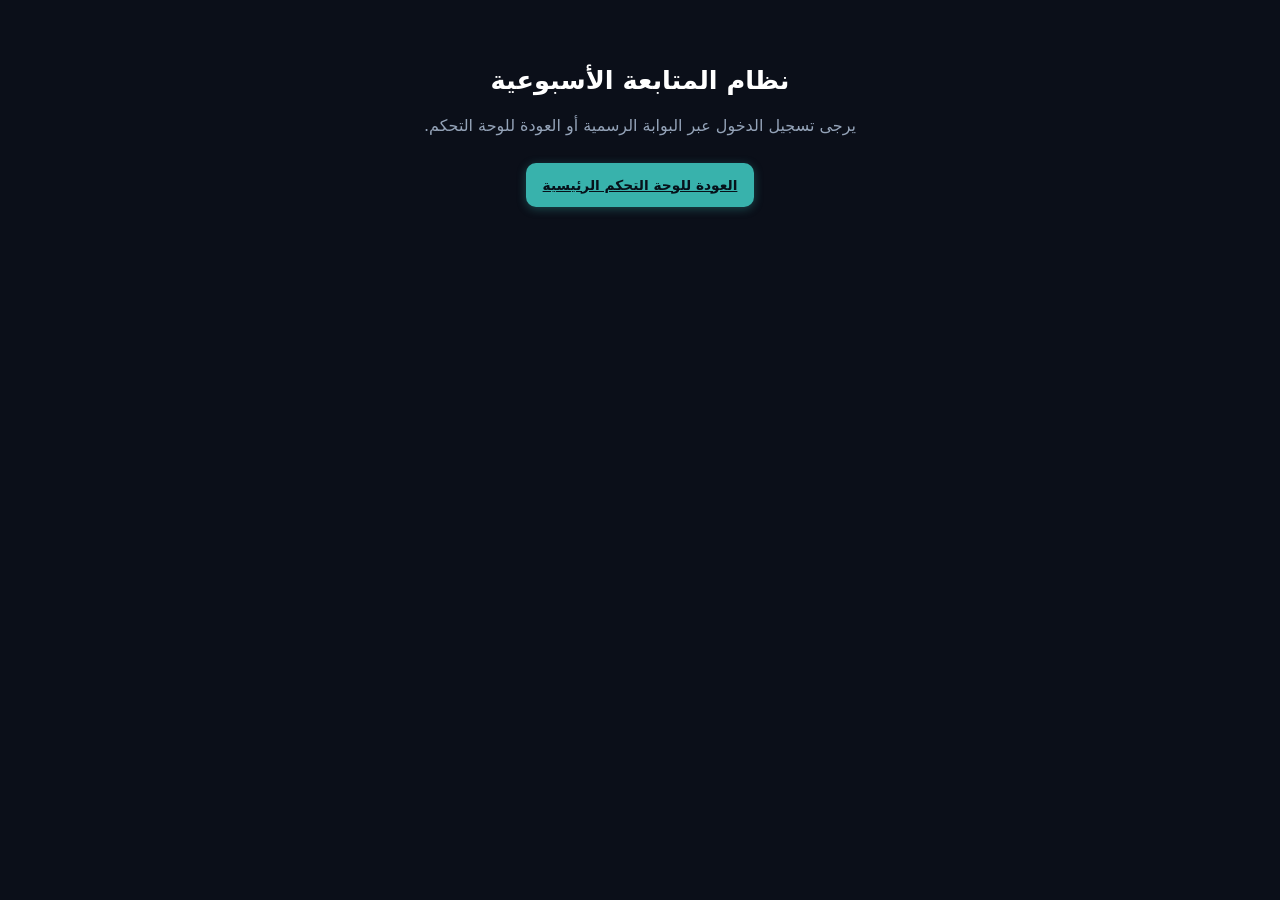
<file: checkin.html>
<!DOCTYPE html>
<html lang="ar" dir="rtl">
<head>
  <meta charset="UTF-8" />
  <meta name="viewport" content="width=device-width, initial-scale=1.0, maximum-scale=1.0, user-scalable=no" />
  <title>THE RUSH WAY - المتابعة الأسبوعية</title>
  <link rel="stylesheet" href="style.css" />
</head>
<body>
  <div class="portal-container" style="text-align: center; padding-top: 60px;">
    <h1 style="color: #fff; font-size: 1.6rem;">نظام المتابعة الأسبوعية</h1>
    <p style="color: var(--text-muted); margin: 12px 0 24px;">يرجى تسجيل الدخول عبر البوابة الرسمية أو العودة للوحة التحكم.</p>
    <a href="index.html" class="btn btn-primary" style="display: inline-flex; min-height: 44px;">العودة للوحة التحكم الرئيسية</a>
  </div>
</body>
</html>
</file>
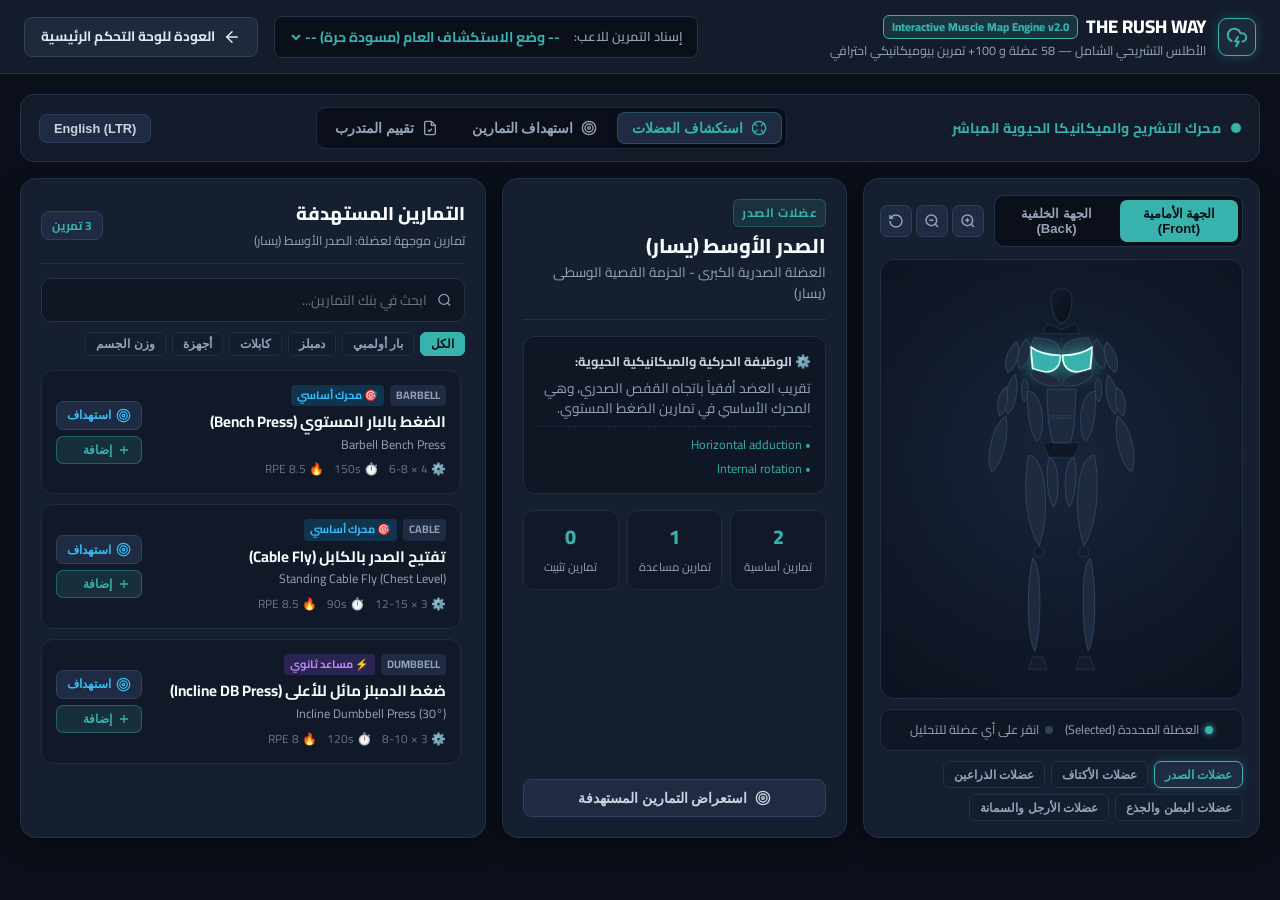
<file: muscle map .html>
<!DOCTYPE html>
<html lang="ar" dir="rtl">
<head>
  <meta charset="UTF-8" />
  <meta name="viewport" content="width=device-width, initial-scale=1.0, maximum-scale=1.0, user-scalable=no" />
  <title>خريطة العضلات التفاعلية - THE RUSH WAY</title>
  
  <link rel="icon" type="image/svg+xml" href="icon.svg" />
  <link rel="preconnect" href="https://fonts.googleapis.com" />
  <link rel="preconnect" href="https://fonts.gstatic.com" crossorigin />
  <link href="https://fonts.googleapis.com/css2?family=Cairo:wght@400;600;700;800;900&family=Plus+Jakarta+Sans:wght@600;700;800&display=swap" rel="stylesheet" />

  <!-- 1. LINK TO LOCAL STYLESHEET (NO 404, LOCAL FILE PRESENT) -->
  <link rel="stylesheet" href="muscle-map.css" />

  <!-- 2. INLINED CORE MUSCLE MAP STYLES (Guarantees zero flicker, zero 404s, 100% self-contained) -->
  <style id="rush-muscle-map-core-styles">
/* ==========================================================================
   THE RUSH WAY - INTERACTIVE MUSCLE MAP STYLESHEET
   Aesthetic: Dark Navy, Black, Deep Purple, Electric Blue/Teal accents.
   Minimalist, high contrast, production-ready fitness technology.
   ========================================================================== */

.rmm-component {
  display: flex;
  flex-direction: column;
  gap: 16px;
  width: 100%;
  color: #f8fafc;
  font-family: inherit;
  box-sizing: border-box;
}

/* 1. TOPBAR & NAVIGATION */
.rmm-topbar {
  display: flex;
  align-items: center;
  justify-content: space-between;
  flex-wrap: wrap;
  gap: 12px;
  padding: 12px 18px;
  background: #141c2c;
  border: 1px solid #23324a;
  border-radius: 14px;
}

.rmm-brand-badge {
  display: flex;
  align-items: center;
  gap: 10px;
}

.rmm-pulse-beacon {
  width: 10px;
  height: 10px;
  border-radius: 50%;
  background: #38b2ac;
  box-shadow: 0 0 0 0 rgba(56, 178, 172, 0.7);
  animation: rmm-pulse 2s infinite;
}

@keyframes rmm-pulse {
  0% { transform: scale(0.95); box-shadow: 0 0 0 0 rgba(56, 178, 172, 0.7); }
  70% { transform: scale(1); box-shadow: 0 0 0 8px rgba(56, 178, 172, 0); }
  100% { transform: scale(0.95); box-shadow: 0 0 0 0 rgba(56, 178, 172, 0); }
}

.rmm-badge-text {
  font-size: 0.88rem;
  font-weight: 700;
  color: #38b2ac;
  letter-spacing: 0.3px;
}

.rmm-modes-nav {
  display: flex;
  align-items: center;
  gap: 6px;
  background: #0b0f19;
  padding: 4px;
  border-radius: 10px;
  border: 1px solid #1f2c42;
}

.rmm-mode-tab {
  display: flex;
  align-items: center;
  gap: 8px;
  padding: 7px 14px;
  border-radius: 8px;
  border: none;
  background: transparent;
  color: #94a3b8;
  font-size: 0.85rem;
  font-weight: 600;
  cursor: pointer;
  transition: all 0.2s ease;
  white-space: nowrap;
}

.rmm-mode-tab:hover {
  color: #f8fafc;
  background: rgba(255, 255, 255, 0.05);
}

.rmm-mode-tab.active {
  background: #1e2b42;
  color: #38b2ac;
  box-shadow: 0 2px 8px rgba(0, 0, 0, 0.4);
  border: 1px solid rgba(56, 178, 172, 0.3);
}

.rmm-lang-toggle {
  background: #1e2b42;
  border: 1px solid #2d3e5a;
  color: #cbd5e1;
  padding: 6px 14px;
  border-radius: 8px;
  font-size: 0.8rem;
  font-weight: 600;
  cursor: pointer;
  transition: all 0.2s ease;
}

.rmm-lang-toggle:hover {
  color: #38b2ac;
  border-color: #38b2ac;
}

/* 2. MAIN 3-COLUMN WORKSPACE */
.rmm-workspace {
  display: grid;
  grid-template-columns: 1.15fr 1fr 1.35fr;
  gap: 16px;
  width: 100%;
}

@media (max-width: 1100px) {
  .rmm-workspace {
    grid-template-columns: 1fr;
  }
}

/* --- COLUMN 1: STAGE CARD (THE SVG MAP) --- */
.rmm-stage-card {
  background: #161f30;
  border: 1px solid #23324a;
  border-radius: 16px;
  padding: 16px;
  display: flex;
  flex-direction: column;
  align-items: center;
  position: relative;
  overflow: hidden;
  box-shadow: 0 8px 24px rgba(0, 0, 0, 0.3);
}

.rmm-stage-controls {
  display: flex;
  align-items: center;
  justify-content: space-between;
  width: 100%;
  margin-bottom: 12px;
  gap: 10px;
}

.rmm-view-buttons {
  display: flex;
  gap: 6px;
  background: #0b0f19;
  padding: 4px;
  border-radius: 10px;
  border: 1px solid #23324a;
}

.rmm-view-toggle {
  padding: 6px 14px;
  border-radius: 7px;
  border: none;
  background: transparent;
  color: #94a3b8;
  font-size: 0.82rem;
  font-weight: 700;
  cursor: pointer;
  transition: all 0.18s ease;
}

.rmm-view-toggle:hover {
  color: #f8fafc;
}

.rmm-view-toggle.active {
  background: #38b2ac;
  color: #0b0f19;
}

.rmm-zoom-tools {
  display: flex;
  gap: 4px;
}

.rmm-tool-btn {
  background: #1e2b42;
  border: 1px solid #2d3e5a;
  color: #94a3b8;
  width: 32px;
  height: 32px;
  border-radius: 7px;
  display: flex;
  align-items: center;
  justify-content: center;
  cursor: pointer;
  transition: all 0.2s ease;
}

.rmm-tool-btn:hover {
  color: #38b2ac;
  border-color: #38b2ac;
  background: #253652;
}

.rmm-viewport {
  width: 100%;
  height: 440px;
  display: flex;
  align-items: center;
  justify-content: center;
  background: radial-gradient(circle at 50% 45%, #18243a 0%, #0c121e 100%);
  border: 1px solid #202d44;
  border-radius: 14px;
  overflow: hidden;
  position: relative;
}

.rmm-canvas {
  width: 100%;
  height: 100%;
  display: flex;
  align-items: center;
  justify-content: center;
  transition: transform 0.25s cubic-bezier(0.4, 0, 0.2, 1);
  transform-origin: center center;
}

.rmm-anatomical-svg {
  width: auto;
  height: 94%;
  max-width: 90%;
  user-select: none;
  transition: opacity 0.25s ease, transform 0.25s ease;
}

.rmm-anatomical-svg.hidden {
  display: none;
  opacity: 0;
}

.rmm-anatomical-svg.active {
  display: block;
  opacity: 1;
}

/* SVG MUSCLE PATH INTERACTION STATES */
.rmm-muscle {
  fill: #1e2a3e;
  stroke: #2e415e;
  stroke-width: 1px;
  stroke-linejoin: round;
  cursor: pointer;
  transition: all 0.22s cubic-bezier(0.4, 0, 0.2, 1);
  outline: none;
}

.rmm-muscle:hover {
  fill: #2c3e5c;
  stroke: #38b2ac;
  stroke-width: 1.5px;
  filter: drop-shadow(0 0 5px rgba(56, 178, 172, 0.6));
}

.rmm-muscle:focus-visible {
  stroke: #38b2ac;
  stroke-width: 2px;
  filter: drop-shadow(0 0 8px rgba(56, 178, 172, 0.9));
}

.rmm-muscle.selected {
  fill: #38b2ac !important;
  stroke: #e6fffa !important;
  stroke-width: 1.8px !important;
  filter: drop-shadow(0 0 10px rgba(56, 178, 172, 0.95)) !important;
}

/* TARGETING HIGHLIGHT STATES */
.rmm-muscle.is-primary {
  fill: #0ea5e9 !important;
  stroke: #e0f2fe !important;
  stroke-width: 1.8px !important;
  filter: drop-shadow(0 0 10px rgba(14, 165, 233, 0.95)) !important;
}

.rmm-muscle.is-secondary {
  fill: #8b5cf6 !important;
  stroke: #ede9fe !important;
  stroke-width: 1.6px !important;
  filter: drop-shadow(0 0 8px rgba(139, 92, 246, 0.9)) !important;
}

.rmm-muscle.is-stabilizer {
  fill: #f59e0b !important;
  stroke: #fef3c7 !important;
  stroke-width: 1.5px !important;
  filter: drop-shadow(0 0 8px rgba(245, 158, 11, 0.85)) !important;
}

.rmm-muscle.is-dimmed {
  opacity: 0.28;
  filter: grayscale(85%);
}

/* ASSESSMENT HIGHLIGHT STATES */
.rmm-muscle.assessment-priority {
  fill: #ef4444 !important;
  stroke: #fecaca !important;
  stroke-width: 1.8px !important;
  filter: drop-shadow(0 0 10px rgba(239, 68, 68, 0.9)) !important;
}

.rmm-muscle.assessment-weak {
  fill: #f59e0b !important;
  stroke: #fef08a !important;
  stroke-width: 1.8px !important;
  filter: drop-shadow(0 0 10px rgba(245, 158, 11, 0.9)) !important;
}

.rmm-muscle.assessment-balanced {
  fill: #10b981 !important;
  stroke: #d1fae5 !important;
  stroke-width: 1.6px !important;
  filter: drop-shadow(0 0 8px rgba(16, 185, 129, 0.9)) !important;
}

.rmm-muscle.assessment-attention {
  fill: #8b5cf6 !important;
  stroke: #ede9fe !important;
  stroke-width: 1.8px !important;
  filter: drop-shadow(0 0 10px rgba(139, 92, 246, 0.9)) !important;
}

/* LEGEND & QUICK REGIONS */
.rmm-legend-bar {
  display: flex;
  align-items: center;
  justify-content: center;
  flex-wrap: wrap;
  gap: 12px;
  width: 100%;
  padding: 10px 14px;
  margin-top: 10px;
  background: #0f1624;
  border-radius: 10px;
  border: 1px solid #1f2c42;
  font-size: 0.78rem;
  color: #94a3b8;
}

.rmm-legend-item {
  display: flex;
  align-items: center;
  gap: 6px;
}

.rmm-legend-dot {
  width: 8px;
  height: 8px;
  border-radius: 50%;
}

.rmm-legend-dot.primary { background: #0ea5e9; box-shadow: 0 0 6px #0ea5e9; }
.rmm-legend-dot.secondary { background: #8b5cf6; box-shadow: 0 0 6px #8b5cf6; }
.rmm-legend-dot.stabilizer { background: #f59e0b; box-shadow: 0 0 6px #f59e0b; }
.rmm-legend-dot.selected { background: #38b2ac; box-shadow: 0 0 6px #38b2ac; }
.rmm-legend-dot.default { background: #2e415e; }

.rmm-quick-regions {
  display: flex;
  flex-wrap: wrap;
  gap: 6px;
  width: 100%;
  margin-top: 10px;
}

.rmm-chip-btn {
  background: #141d2d;
  border: 1px solid #23324a;
  color: #94a3b8;
  padding: 5px 10px;
  border-radius: 7px;
  font-size: 0.78rem;
  font-weight: 600;
  cursor: pointer;
  transition: all 0.18s ease;
}

.rmm-chip-btn:hover {
  background: #1e2b42;
  color: #38b2ac;
  border-color: #38b2ac;
}

/* --- COLUMN 2: DOSSIER CARD (MUSCLE / TARGETING INFO) --- */
.rmm-dossier-card {
  background: #161f30;
  border: 1px solid #23324a;
  border-radius: 16px;
  padding: 20px;
  display: flex;
  flex-direction: column;
  gap: 16px;
  box-shadow: 0 8px 24px rgba(0, 0, 0, 0.3);
}

.rmm-dossier-header {
  border-bottom: 1px solid #22314a;
  padding-bottom: 14px;
}

.rmm-region-tag {
  display: inline-block;
  font-size: 0.75rem;
  font-weight: 700;
  color: #38b2ac;
  text-transform: uppercase;
  letter-spacing: 0.5px;
  background: rgba(56, 178, 172, 0.12);
  border: 1px solid rgba(56, 178, 172, 0.3);
  padding: 3px 8px;
  border-radius: 6px;
  margin-bottom: 6px;
}

.rmm-dossier-title {
  font-size: 1.25rem;
  font-weight: 800;
  color: #f8fafc;
  line-height: 1.3;
}

.rmm-dossier-sub {
  font-size: 0.85rem;
  color: #94a3b8;
  margin-top: 3px;
}

.rmm-biomech-box {
  background: #0f1624;
  border: 1px solid #1f2c42;
  border-radius: 12px;
  padding: 14px;
}

.rmm-biomech-box .label {
  font-size: 0.8rem;
  font-weight: 700;
  color: #cbd5e1;
  margin-bottom: 6px;
}

.rmm-biomech-box p {
  font-size: 0.85rem;
  color: #94a3b8;
  line-height: 1.5;
}

.rmm-actions-list {
  display: flex;
  flex-direction: column;
  gap: 4px;
  margin-top: 8px;
  padding-top: 8px;
  border-top: 1px dashed #1e2b42;
}

.rmm-action-pill {
  font-size: 0.78rem;
  color: #38b2ac;
}

.rmm-stats-summary {
  display: grid;
  grid-template-columns: repeat(3, 1fr);
  gap: 8px;
}

.rmm-stat-item {
  background: #111827;
  border: 1px solid #1f2c42;
  border-radius: 10px;
  padding: 10px;
  text-align: center;
}

.rmm-stat-item .num {
  display: block;
  font-size: 1.25rem;
  font-weight: 800;
  color: #38b2ac;
}

.rmm-stat-item .lbl {
  font-size: 0.72rem;
  color: #94a3b8;
}

.rmm-targeting-breakdown {
  display: flex;
  flex-direction: column;
  gap: 12px;
}

.rmm-breakdown-group h4 {
  font-size: 0.8rem;
  font-weight: 700;
  color: #cbd5e1;
  margin-bottom: 6px;
}

.rmm-tag-cloud {
  display: flex;
  flex-wrap: wrap;
  gap: 6px;
}

.rmm-muscle-tag {
  border: none;
  font-size: 0.75rem;
  font-weight: 600;
  padding: 4px 10px;
  border-radius: 6px;
  cursor: pointer;
  transition: all 0.18s ease;
}

.rmm-muscle-tag.primary {
  background: rgba(14, 165, 233, 0.18);
  color: #38bdf8;
  border: 1px solid rgba(14, 165, 233, 0.35);
}

.rmm-muscle-tag.secondary {
  background: rgba(139, 92, 246, 0.18);
  color: #c084fc;
  border: 1px solid rgba(139, 92, 246, 0.35);
}

.rmm-muscle-tag.stabilizer {
  background: rgba(245, 158, 11, 0.18);
  color: #fbbf24;
  border: 1px solid rgba(245, 158, 11, 0.35);
}

.rmm-muscle-tag:hover {
  transform: translateY(-1px);
  filter: brightness(1.2);
}

.rmm-dossier-actions {
  display: flex;
  gap: 10px;
  margin-top: auto;
}

.rmm-btn-primary {
  flex: 1;
  background: #38b2ac;
  color: #0b0f19;
  border: none;
  padding: 10px 18px;
  border-radius: 9px;
  font-weight: 700;
  font-size: 0.88rem;
  display: flex;
  align-items: center;
  justify-content: center;
  gap: 8px;
  cursor: pointer;
  transition: all 0.2s ease;
}

.rmm-btn-primary:hover {
  background: #319795;
  box-shadow: 0 4px 12px rgba(56, 178, 172, 0.35);
}

.rmm-btn-secondary {
  flex: 1;
  background: #1e2b42;
  color: #cbd5e1;
  border: 1px solid #2e415e;
  padding: 10px 18px;
  border-radius: 9px;
  font-weight: 700;
  font-size: 0.88rem;
  display: flex;
  align-items: center;
  justify-content: center;
  gap: 8px;
  cursor: pointer;
  transition: all 0.2s ease;
}

.rmm-btn-secondary:hover {
  background: #253652;
  color: #38b2ac;
  border-color: #38b2ac;
}

/* ASSESSMENT CONSOLE */
.rmm-status-options {
  display: grid;
  grid-template-columns: repeat(2, 1fr);
  gap: 8px;
  margin-top: 6px;
}

.rmm-status-btn {
  background: #0f1624;
  border: 1px solid #1f2c42;
  color: #94a3b8;
  padding: 8px 10px;
  border-radius: 8px;
  font-size: 0.78rem;
  font-weight: 600;
  cursor: pointer;
  text-align: start;
  transition: all 0.18s ease;
}

.rmm-status-btn:hover {
  border-color: #38b2ac;
  color: #f8fafc;
}

.rmm-status-btn.active.priority { background: rgba(239, 68, 68, 0.2); border-color: #ef4444; color: #fca5a5; }
.rmm-status-btn.active.weak { background: rgba(245, 158, 11, 0.2); border-color: #f59e0b; color: #fde047; }
.rmm-status-btn.active.balanced { background: rgba(16, 185, 129, 0.2); border-color: #10b981; color: #86efac; }
.rmm-status-btn.active.attention { background: rgba(139, 92, 246, 0.2); border-color: #8b5cf6; color: #c4b5fd; }

.rmm-form-label {
  font-size: 0.8rem;
  font-weight: 700;
  color: #cbd5e1;
  display: block;
}

.rmm-textarea {
  width: 100%;
  background: #0f1624;
  border: 1px solid #23324a;
  border-radius: 8px;
  padding: 8px 12px;
  color: #f8fafc;
  font-family: inherit;
  font-size: 0.82rem;
  resize: vertical;
  box-sizing: border-box;
}

.rmm-textarea:focus {
  outline: none;
  border-color: #38b2ac;
  box-shadow: 0 0 0 1px #38b2ac;
}

/* --- COLUMN 3: EXERCISES CARD --- */
.rmm-exercises-card {
  background: #161f30;
  border: 1px solid #23324a;
  border-radius: 16px;
  padding: 20px;
  display: flex;
  flex-direction: column;
  gap: 14px;
  box-shadow: 0 8px 24px rgba(0, 0, 0, 0.3);
}

.rmm-exercise-header {
  display: flex;
  align-items: center;
  justify-content: space-between;
  border-bottom: 1px solid #22314a;
  padding-bottom: 12px;
}

.rmm-ex-title-wrap h3 {
  font-size: 1.15rem;
  font-weight: 800;
  color: #f8fafc;
}

.rmm-ex-title-wrap p {
  font-size: 0.78rem;
  color: #94a3b8;
  margin-top: 2px;
}

.rmm-count-badge {
  background: #1e2b42;
  border: 1px solid #2e415e;
  color: #38b2ac;
  font-size: 0.75rem;
  font-weight: 700;
  padding: 4px 10px;
  border-radius: 8px;
}

.rmm-exercise-search-box {
  display: flex;
  flex-direction: column;
  gap: 10px;
}

.rmm-search-input-wrap {
  display: flex;
  align-items: center;
  gap: 10px;
  background: #0f1624;
  border: 1px solid #23324a;
  border-radius: 10px;
  padding: 8px 12px;
  color: #94a3b8;
}

.rmm-search-input-wrap input {
  background: transparent;
  border: none;
  outline: none;
  color: #f8fafc;
  font-family: inherit;
  font-size: 0.85rem;
  width: 100%;
}

.rmm-equip-pills {
  display: flex;
  flex-wrap: wrap;
  gap: 6px;
}

.rmm-equip-pill {
  background: #141d2d;
  border: 1px solid #1f2c42;
  color: #94a3b8;
  padding: 4px 10px;
  border-radius: 6px;
  font-size: 0.75rem;
  font-weight: 600;
  cursor: pointer;
  transition: all 0.18s ease;
}

.rmm-equip-pill:hover {
  color: #f8fafc;
  background: #1e2b42;
}

.rmm-equip-pill.active {
  background: #38b2ac;
  color: #0b0f19;
  border-color: #38b2ac;
}

.rmm-exercise-list {
  display: flex;
  flex-direction: column;
  gap: 10px;
  max-height: 480px;
  overflow-y: auto;
  padding-right: 4px;
}

.rmm-exercise-list::-webkit-scrollbar {
  width: 5px;
}

.rmm-exercise-list::-webkit-scrollbar-thumb {
  background: #23324a;
  border-radius: 4px;
}

.rmm-ex-card {
  background: #111827;
  border: 1px solid #1f2c42;
  border-radius: 12px;
  padding: 14px;
  display: flex;
  align-items: center;
  justify-content: space-between;
  gap: 12px;
  cursor: pointer;
  transition: all 0.2s ease;
}

.rmm-ex-card:hover {
  background: #182338;
  border-color: #2d4160;
  transform: translateY(-1px);
}

.rmm-ex-card.active {
  background: #14283c;
  border-color: #38b2ac;
  box-shadow: 0 4px 14px rgba(56, 178, 172, 0.2);
}

.rmm-ex-card-main {
  flex: 1;
}

.rmm-ex-meta-row {
  display: flex;
  align-items: center;
  gap: 6px;
  margin-bottom: 4px;
}

.rmm-equip-badge {
  font-size: 0.68rem;
  font-weight: 700;
  background: #1e2b42;
  color: #94a3b8;
  padding: 2px 6px;
  border-radius: 4px;
}

.rmm-tier-tag {
  font-size: 0.68rem;
  font-weight: 700;
  padding: 2px 6px;
  border-radius: 4px;
}

.rmm-tier-tag.primary { background: rgba(14, 165, 233, 0.2); color: #38bdf8; }
.rmm-tier-tag.secondary { background: rgba(139, 92, 246, 0.2); color: #c084fc; }
.rmm-tier-tag.stabilizer { background: rgba(245, 158, 11, 0.2); color: #fbbf24; }

.rmm-ex-title {
  font-size: 0.95rem;
  font-weight: 700;
  color: #f8fafc;
}

.rmm-ex-sub {
  font-size: 0.78rem;
  color: #94a3b8;
}

.rmm-ex-details {
  display: flex;
  gap: 10px;
  font-size: 0.74rem;
  color: #64748b;
  margin-top: 6px;
}

.rmm-ex-card-actions {
  display: flex;
  flex-direction: column;
  gap: 6px;
}

.rmm-btn-target-preview {
  background: #1e2b42;
  border: 1px solid #2e415e;
  color: #38bdf8;
  padding: 6px 10px;
  border-radius: 7px;
  font-size: 0.72rem;
  font-weight: 700;
  display: flex;
  align-items: center;
  gap: 5px;
  cursor: pointer;
  transition: all 0.18s ease;
}

.rmm-btn-target-preview:hover {
  background: #0284c7;
  color: #fff;
  border-color: #0284c7;
}

.rmm-btn-add-routine {
  background: rgba(56, 178, 172, 0.15);
  border: 1px solid rgba(56, 178, 172, 0.4);
  color: #38b2ac;
  padding: 6px 10px;
  border-radius: 7px;
  font-size: 0.72rem;
  font-weight: 700;
  display: flex;
  align-items: center;
  gap: 5px;
  cursor: pointer;
  transition: all 0.18s ease;
}

.rmm-btn-add-routine:hover {
  background: #38b2ac;
  color: #0b0f19;
}

.rmm-empty-state {
  padding: 36px 16px;
  text-align: center;
  color: #64748b;
  display: flex;
  flex-direction: column;
  align-items: center;
  gap: 10px;
}

/* 3. MODAL: ADD TO ROUTINE WITH FULL PARAMETERS */
.rmm-modal-overlay {
  position: fixed;
  inset: 0;
  z-index: 10000;
  background: rgba(11, 15, 25, 0.8);
  backdrop-filter: blur(6px);
  display: flex;
  align-items: center;
  justify-content: center;
  padding: 16px;
}

.rmm-modal-card {
  background: #161f30;
  border: 1px solid #283952;
  box-shadow: 0 20px 48px rgba(0, 0, 0, 0.7), 0 0 0 1px rgba(56, 178, 172, 0.2);
  border-radius: 18px;
  width: 100%;
  max-width: 520px;
  padding: 24px;
  display: flex;
  flex-direction: column;
  gap: 16px;
}

.rmm-modal-header {
  display: flex;
  align-items: flex-start;
  justify-content: space-between;
  border-bottom: 1px solid #22314a;
  padding-bottom: 12px;
}

.rmm-modal-header h3 {
  font-size: 1.2rem;
  font-weight: 800;
  color: #f8fafc;
}

.rmm-modal-header p {
  font-size: 0.82rem;
  color: #94a3b8;
}

.rmm-modal-close {
  background: #1e2b42;
  border: 1px solid #2e415e;
  color: #94a3b8;
  width: 32px;
  height: 32px;
  border-radius: 8px;
  display: flex;
  align-items: center;
  justify-content: center;
  cursor: pointer;
  font-size: 1rem;
}

.rmm-modal-close:hover {
  color: #ef4444;
  border-color: #ef4444;
}

.rmm-modal-form {
  display: flex;
  flex-direction: column;
  gap: 12px;
}

.rmm-form-grid {
  display: grid;
  grid-template-columns: repeat(2, 1fr);
  gap: 12px;
}

.rmm-form-field {
  display: flex;
  flex-direction: column;
  gap: 4px;
}

.rmm-form-field label {
  font-size: 0.78rem;
  font-weight: 700;
  color: #cbd5e1;
}

.rmm-form-field input {
  background: #0f1624;
  border: 1px solid #23324a;
  border-radius: 8px;
  padding: 8px 12px;
  color: #f8fafc;
  font-family: inherit;
  font-size: 0.85rem;
}

.rmm-form-field input:focus {
  outline: none;
  border-color: #38b2ac;
}

.rmm-modal-footer {
  display: flex;
  gap: 10px;
  margin-top: 14px;
  border-top: 1px solid #22314a;
  padding-top: 14px;
}

/* POPUP TOAST */
.rmm-toast-popup {
  position: fixed;
  bottom: 24px;
  left: 50%;
  transform: translateX(-50%) translateY(30px);
  background: #141f32;
  border: 1px solid #38b2ac;
  box-shadow: 0 10px 28px rgba(0, 0, 0, 0.5), 0 0 16px rgba(56, 178, 172, 0.4);
  color: #f8fafc;
  padding: 10px 20px;
  border-radius: 10px;
  font-size: 0.88rem;
  font-weight: 700;
  z-index: 99999;
  opacity: 0;
  pointer-events: none;
  transition: all 0.28s cubic-bezier(0.4, 0, 0.2, 1);
}

.rmm-toast-popup.visible {
  opacity: 1;
  transform: translateX(-50%) translateY(0);
}
/* Quick Region Active Chip */
.rmm-chip-btn.active {
  background: #1e2b42;
  color: #38b2ac;
  border-color: #38b2ac;
  font-weight: 700;
  box-shadow: 0 0 8px rgba(56, 178, 172, 0.3);
}

  </style>

  <!-- 3. STANDALONE PAGE LAYOUT STYLES -->
  <style id="rush-standalone-layout-styles">

    :root {
      --bg-base: #0b0f19;
      --border-color: #23324a;
      --accent-teal: #38b2ac;
    }

    * {
      box-sizing: border-box;
      margin: 0;
      padding: 0;
    }

    body {
      background-color: var(--bg-base);
      color: #f8fafc;
      font-family: 'Cairo', sans-serif;
      min-height: 100vh;
      display: flex;
      flex-direction: column;
      line-height: 1.6;
    }

    .standalone-nav {
      background: #141c2c;
      border-bottom: 1px solid var(--border-color);
      padding: 12px 24px;
      display: flex;
      align-items: center;
      justify-content: space-between;
      gap: 16px;
      flex-wrap: wrap;
    }

    .nav-brand-group {
      display: flex;
      align-items: center;
      gap: 12px;
      text-decoration: none;
      color: inherit;
    }

    .nav-logo-box {
      width: 38px;
      height: 38px;
      background: #1e293b;
      border: 1px solid #38b2ac;
      border-radius: 9px;
      display: flex;
      align-items: center;
      justify-content: center;
      box-shadow: 0 0 12px rgba(56, 178, 172, 0.3);
    }

    .nav-title h1 {
      font-size: 1.15rem;
      font-weight: 800;
      color: #fff;
      display: flex;
      align-items: center;
      gap: 8px;
    }

    .nav-title h1 span.badge {
      font-size: 0.72rem;
      padding: 2px 8px;
      background: rgba(56, 178, 172, 0.15);
      border: 1px solid #38b2ac;
      color: #38b2ac;
      border-radius: 6px;
    }

    .nav-title p {
      font-size: 0.78rem;
      color: #94a3b8;
    }

    .nav-controls {
      display: flex;
      align-items: center;
      gap: 16px;
      flex-wrap: wrap;
    }

    .athlete-selector-box {
      display: flex;
      align-items: center;
      gap: 10px;
      background: #0b0f19;
      padding: 6px 14px;
      border-radius: 8px;
      border: 1px solid var(--border-color);
    }

    .athlete-selector-box label {
      font-size: 0.8rem;
      color: #94a3b8;
      font-weight: 600;
      white-space: nowrap;
    }

    .athlete-selector-box select {
      background: transparent;
      color: #38b2ac;
      border: none;
      font-family: inherit;
      font-size: 0.88rem;
      font-weight: 700;
      cursor: pointer;
      outline: none;
    }

    .athlete-selector-box select option {
      background: #141c2c;
      color: #fff;
    }

    .nav-back-btn {
      display: inline-flex;
      align-items: center;
      gap: 8px;
      padding: 8px 16px;
      background: #1e293b;
      color: #e2e8f0;
      text-decoration: none;
      border-radius: 8px;
      font-size: 0.85rem;
      font-weight: 700;
      border: 1px solid #334155;
      transition: all 0.2s;
    }

    .nav-back-btn:hover {
      background: #334155;
      color: #fff;
      border-color: #475569;
    }

    .standalone-main {
      flex: 1;
      padding: 20px;
      max-width: 1600px;
      width: 100%;
      margin: 0 auto;
      display: flex;
      flex-direction: column;
    }

    #rush-standalone-muscle-map {
      flex: 1;
      min-height: 780px;
    }

    @media (max-width: 768px) {
      .standalone-nav {
        flex-direction: column;
        align-items: stretch;
      }
      .nav-controls {
        flex-direction: column;
        align-items: stretch;
      }
      .athlete-selector-box {
        justify-content: space-between;
      }
      .nav-back-btn {
        justify-content: center;
      }
    }

  </style>
</head>
<body>

  <!-- HEADER / NAVIGATION -->
  <header class="standalone-nav">
    <a href="index.html" class="nav-brand-group">
      <div class="nav-logo-box">
        <svg width="22" height="22" viewBox="0 0 24 24" fill="none" stroke="#38b2ac" stroke-width="2.2" stroke-linecap="round" stroke-linejoin="round">
          <path d="M6 16.326A7 7 0 1 1 15.71 8h1.79a4.5 4.5 0 0 1 .5 8.973"/>
          <path d="m13 12-3 5h4l-3 5"/>
        </svg>
      </div>
      <div class="nav-title">
        <h1>
          THE RUSH WAY
          <span class="badge">Interactive Muscle Map Engine v2.0</span>
        </h1>
        <p>الأطلس التشريحي الشامل — 58 عضلة و 100+ تمرين بيوميكانيكي احترافي</p>
      </div>
    </a>

    <div class="nav-controls">
      <div class="athlete-selector-box">
        <label for="standalone-athlete-select">إسناد التمرين للاعب:</label>
        <select id="standalone-athlete-select" onchange="onStandaloneAthleteChange()">
          <option value="">-- وضع الاستكشاف العام (مسودة حرة) --</option>
        </select>
      </div>

      <a href="index.html" class="nav-back-btn">
        <svg width="18" height="18" viewBox="0 0 24 24" fill="none" stroke="currentColor" stroke-width="2" stroke-linecap="round" stroke-linejoin="round">
          <path d="m12 19-7-7 7-7"/>
          <path d="M19 12H5"/>
        </svg>
        <span>العودة للوحة التحكم الرئيسية</span>
      </a>
    </div>
  </header>

  <!-- MAIN ENGINE MOUNT POINT -->
  <main class="standalone-main">
    <div id="rush-standalone-muscle-map"></div>
  </main>

  <!-- 4. INLINED ANATOMICAL DATA (ZERO 404s & SELF-CONTAINED LOGIC) -->
  <script id="rush-muscle-data-inline">
/**
 * ============================================================================
 * THE RUSH WAY - MUSCLE DATA MODEL & EXERCISE RELATIONSHIP DATABASE
 * Production-ready, sports-science grounded anatomical dictionary & relationship graph.
 * Fully extensible for Google Sheets, Supabase, Firebase or REST APIs.
 * ============================================================================
 */

(function (root, factory) {
  const data = factory();
  if (typeof define === 'function' && define.amd) {
    define([], function () { return data; });
  } else if (typeof module === 'object' && module.exports) {
    module.exports = data;
  }
  if (typeof root !== 'undefined') root.RushMuscleData = data;
  if (typeof window !== 'undefined') window.RushMuscleData = data;
  if (typeof globalThis !== 'undefined') globalThis.RushMuscleData = data;
  if (typeof self !== 'undefined') self.RushMuscleData = data;
}(typeof self !== 'undefined' ? self : (typeof window !== 'undefined' ? window : (typeof globalThis !== 'undefined' ? globalThis : this)), function () {
  'use strict';

  // 1. ANATOMICAL REGIONS
  const REGIONS = {
    chest: { id: 'chest', en: 'Chest', ar: 'عضلات الصدر' },
    shoulders: { id: 'shoulders', en: 'Shoulders', ar: 'عضلات الأكتاف' },
    arms: { id: 'arms', en: 'Arms', ar: 'عضلات الذراعين' },
    back: { id: 'back', en: 'Back', ar: 'عضلات الظهر' },
    core: { id: 'core', en: 'Core & Abdominals', ar: 'عضلات البطن والجذع' },
    legs: { id: 'legs', en: 'Legs & Calves', ar: 'عضلات الأرجل والسمانة' }
  };

  // 2. COMPREHENSIVE MUSCLE DICTIONARY
  // Each muscle has unique stable ID, left/right support, anatomical actions, and bilingual labels
  const MUSCLES = [
    // --- FRONT: CHEST ---
    {
      id: 'pectoralis_major_upper_l',
      groupKey: 'pectoralis_major_upper',
      name: 'Pectoralis Major — Clavicular Head (Left)',
      displayName: 'Upper Chest (Left)',
      nameAr: 'العضلة الصدرية الكبرى - الحزمة الترقوية العلوية (يسار)',
      displayNameAr: 'الصدر العلوي (يسار)',
      region: 'chest',
      view: 'front',
      side: 'left',
      category: 'primary',
      pairedWith: 'pectoralis_major_upper_r',
      jointActions: ['Shoulder flexion', 'Horizontal adduction', 'Internal rotation'],
      functionEn: 'Shoulder flexion (lifting arm upwards) and horizontal adduction with high clavicular fiber recruitment.',
      functionAr: 'ثني مفصل الكتف للأعلى وتقريب الذراع أفقياً مع تركيز الحمل الميكانيكي على الألياف الترقوية العلوية.',
      aliases: ['incline chest', 'clavicular head', 'upper pec']
    },
    {
      id: 'pectoralis_major_upper_r',
      groupKey: 'pectoralis_major_upper',
      name: 'Pectoralis Major — Clavicular Head (Right)',
      displayName: 'Upper Chest (Right)',
      nameAr: 'العضلة الصدرية الكبرى - الحزمة الترقوية العلوية (يمين)',
      displayNameAr: 'الصدر العلوي (يمين)',
      region: 'chest',
      view: 'front',
      side: 'right',
      category: 'primary',
      pairedWith: 'pectoralis_major_upper_l',
      jointActions: ['Shoulder flexion', 'Horizontal adduction', 'Internal rotation'],
      functionEn: 'Shoulder flexion and horizontal adduction with high clavicular fiber recruitment.',
      functionAr: 'ثني مفصل الكتف للأعلى وتقريب الذراع أفقياً مع تركيز الحمل الميكانيكي على الألياف الترقوية العلوية.',
      aliases: ['incline chest', 'clavicular head', 'upper pec']
    },
    {
      id: 'pectoralis_major_mid_l',
      groupKey: 'pectoralis_major_mid',
      name: 'Pectoralis Major — Sternal Head (Left)',
      displayName: 'Middle Chest (Left)',
      nameAr: 'العضلة الصدرية الكبرى - الحزمة القصية الوسطى (يسار)',
      displayNameAr: 'الصدر الأوسط (يسار)',
      region: 'chest',
      view: 'front',
      side: 'left',
      category: 'primary',
      pairedWith: 'pectoralis_major_mid_r',
      jointActions: ['Horizontal adduction', 'Internal rotation'],
      functionEn: 'Horizontal adduction of the humerus across the ribcage, primary driver of flat pressing.',
      functionAr: 'تقريب العضد أفقياً باتجاه القفص الصدري، وهي المحرك الأساسي في تمارين الضغط المستوي.',
      aliases: ['sternal head', 'mid chest', 'flat chest']
    },
    {
      id: 'pectoralis_major_mid_r',
      groupKey: 'pectoralis_major_mid',
      name: 'Pectoralis Major — Sternal Head (Right)',
      displayName: 'Middle Chest (Right)',
      nameAr: 'العضلة الصدرية الكبرى - الحزمة القصية الوسطى (يمين)',
      displayNameAr: 'الصدر الأوسط (يمين)',
      region: 'chest',
      view: 'front',
      side: 'right',
      category: 'primary',
      pairedWith: 'pectoralis_major_mid_l',
      jointActions: ['Horizontal adduction', 'Internal rotation'],
      functionEn: 'Horizontal adduction of the humerus across the ribcage, primary driver of flat pressing.',
      functionAr: 'تقريب العضد أفقياً باتجاه القفص الصدري، وهي المحرك الأساسي في تمارين الضغط المستوي.',
      aliases: ['sternal head', 'mid chest', 'flat chest']
    },
    {
      id: 'pectoralis_major_lower_l',
      groupKey: 'pectoralis_major_lower',
      name: 'Pectoralis Major — Costal Head (Left)',
      displayName: 'Lower Chest (Left)',
      nameAr: 'العضلة الصدرية الكبرى - الحزمة البطنية السفلية (يسار)',
      displayNameAr: 'الصدر السفلي (يسار)',
      region: 'chest',
      view: 'front',
      side: 'left',
      category: 'primary',
      pairedWith: 'pectoralis_major_lower_r',
      jointActions: ['Shoulder depression', 'Horizontal adduction', 'Shoulder extension from flexed position'],
      functionEn: 'Adduction and depression of the arm downward toward the hips, active in dips and decline press.',
      functionAr: 'سحب الذراع وتنزيلها لأسفل باتجاه الحوض، وتنشط بقوة في تمارين المتوازي والضغط المائل لأسفل.',
      aliases: ['costal head', 'decline chest', 'lower pec']
    },
    {
      id: 'pectoralis_major_lower_r',
      groupKey: 'pectoralis_major_lower',
      name: 'Pectoralis Major — Costal Head (Right)',
      displayName: 'Lower Chest (Right)',
      nameAr: 'العضلة الصدرية الكبرى - الحزمة البطنية السفلية (يمين)',
      displayNameAr: 'الصدر السفلي (يمين)',
      region: 'chest',
      view: 'front',
      side: 'right',
      category: 'primary',
      pairedWith: 'pectoralis_major_lower_l',
      jointActions: ['Shoulder depression', 'Horizontal adduction', 'Shoulder extension from flexed position'],
      functionEn: 'Adduction and depression of the arm downward toward the hips, active in dips and decline press.',
      functionAr: 'سحب الذراع وتنزيلها لأسفل باتجاه الحوض، وتنشط بقوة في تمارين المتوازي والضغط المائل لأسفل.',
      aliases: ['costal head', 'decline chest', 'lower pec']
    },

    // --- FRONT: SHOULDERS ---
    {
      id: 'anterior_deltoid_l',
      groupKey: 'anterior_deltoid',
      name: 'Anterior Deltoid (Left)',
      displayName: 'Front Deltoid (Left)',
      nameAr: 'العضلة الدالية الأمامية (يسار)',
      displayNameAr: 'الكتف الأمامي (يسار)',
      region: 'shoulders',
      view: 'front',
      side: 'left',
      category: 'primary',
      pairedWith: 'anterior_deltoid_r',
      jointActions: ['Shoulder flexion', 'Internal rotation', 'Horizontal adduction'],
      functionEn: 'Arm flexion in sagittal plane and horizontal adduction, major synergist in all chest presses.',
      functionAr: 'رفع الذراع للأمام وتقريبها للداخل، مساهم رئيسي في كل حركات الضغط العلوي والمستوي.',
      aliases: ['front delt', 'clavicular delt']
    },
    {
      id: 'anterior_deltoid_r',
      groupKey: 'anterior_deltoid',
      name: 'Anterior Deltoid (Right)',
      displayName: 'Front Deltoid (Right)',
      nameAr: 'العضلة الدالية الأمامية (يمين)',
      displayNameAr: 'الكتف الأمامي (يمين)',
      region: 'shoulders',
      view: 'front',
      side: 'right',
      category: 'primary',
      pairedWith: 'anterior_deltoid_l',
      jointActions: ['Shoulder flexion', 'Internal rotation', 'Horizontal adduction'],
      functionEn: 'Arm flexion in sagittal plane and horizontal adduction, major synergist in all chest presses.',
      functionAr: 'رفع الذراع للأمام وتقريبها للداخل، مساهم رئيسي في كل حركات الضغط العلوي والمستوي.',
      aliases: ['front delt', 'clavicular delt']
    },
    {
      id: 'lateral_deltoid_l',
      groupKey: 'lateral_deltoid',
      name: 'Lateral Deltoid (Left)',
      displayName: 'Side Deltoid (Left)',
      nameAr: 'العضلة الدالية الجانبية (يسار)',
      displayNameAr: 'الكتف الجانبي (يسار)',
      region: 'shoulders',
      view: 'front',
      side: 'left',
      category: 'primary',
      pairedWith: 'lateral_deltoid_r',
      jointActions: ['Shoulder abduction'],
      functionEn: 'Primary abductor of the arm between 15° and 90° in the scapular plane.',
      functionAr: 'تبعيد الذراع جانبياً عن الجسم من زاوية 15 إلى 90 درجة، المسؤولة عن المظهر العريض للكتفين.',
      aliases: ['side delt', 'medial delt']
    },
    {
      id: 'lateral_deltoid_r',
      groupKey: 'lateral_deltoid',
      name: 'Lateral Deltoid (Right)',
      displayName: 'Side Deltoid (Right)',
      nameAr: 'العضلة الدالية الجانبية (يمين)',
      displayNameAr: 'الكتف الجانبي (يمين)',
      region: 'shoulders',
      view: 'front',
      side: 'right',
      category: 'primary',
      pairedWith: 'lateral_deltoid_l',
      jointActions: ['Shoulder abduction'],
      functionEn: 'Primary abductor of the arm between 15° and 90° in the scapular plane.',
      functionAr: 'تبعيد الذراع جانبياً عن الجسم من زاوية 15 إلى 90 درجة، المسؤولة عن المظهر العريض للكتفين.',
      aliases: ['side delt', 'medial delt']
    },

    // --- FRONT: ARMS ---
    {
      id: 'biceps_brachii_l',
      groupKey: 'biceps_brachii',
      name: 'Biceps Brachii (Left)',
      displayName: 'Biceps (Left)',
      nameAr: 'العضلة ذات الرأسين العضدية (يسار)',
      displayNameAr: 'البايسبس (يسار)',
      region: 'arms',
      view: 'front',
      side: 'left',
      category: 'primary',
      pairedWith: 'biceps_brachii_r',
      jointActions: ['Elbow flexion', 'Forearm supination', 'Weak shoulder flexion'],
      functionEn: 'Primary flexor of the elbow when forearm is supinated, and powerful supinator of the forearm.',
      functionAr: 'ثني مفصل المرفق عندما يكون الساعد ملتفاً للأعلى (Supinated) وتدوير الساعد خارجياً.',
      aliases: ['biceps', 'long head biceps', 'short head biceps']
    },
    {
      id: 'biceps_brachii_r',
      groupKey: 'biceps_brachii',
      name: 'Biceps Brachii (Right)',
      displayName: 'Biceps (Right)',
      nameAr: 'العضلة ذات الرأسين العضدية (يمين)',
      displayNameAr: 'البايسبس (يمين)',
      region: 'arms',
      view: 'front',
      side: 'right',
      category: 'primary',
      pairedWith: 'biceps_brachii_l',
      jointActions: ['Elbow flexion', 'Forearm supination', 'Weak shoulder flexion'],
      functionEn: 'Primary flexor of the elbow when forearm is supinated, and powerful supinator of the forearm.',
      functionAr: 'ثني مفصل المرفق عندما يكون الساعد ملتفاً للأعلى (Supinated) وتدوير الساعد خارجياً.',
      aliases: ['biceps', 'long head biceps', 'short head biceps']
    },
    {
      id: 'brachialis_l',
      groupKey: 'brachialis',
      name: 'Brachialis (Left)',
      displayName: 'Brachialis (Left)',
      nameAr: 'العضلة العضدية العميقة (يسار)',
      displayNameAr: 'البراكيلس (يسار)',
      region: 'arms',
      view: 'front',
      side: 'left',
      category: 'primary',
      pairedWith: 'brachialis_r',
      jointActions: ['Elbow flexion'],
      functionEn: 'Pure elbow flexor regardless of forearm pronation/supination state, pushes biceps upward for arm thickness.',
      functionAr: 'ثني مفصل المرفق بغض النظر عن زاوية دوران الساعد، تدفع البايسبس للأعلى لمنح الذراع سمكاً وعرضاً.',
      aliases: ['deep arm flexor', 'hammer muscle']
    },
    {
      id: 'brachialis_r',
      groupKey: 'brachialis',
      name: 'Brachialis (Right)',
      displayName: 'Brachialis (Right)',
      nameAr: 'العضلة العضدية العميقة (يمين)',
      displayNameAr: 'البراكيلس (يمين)',
      region: 'arms',
      view: 'front',
      side: 'right',
      category: 'primary',
      pairedWith: 'brachialis_l',
      jointActions: ['Elbow flexion'],
      functionEn: 'Pure elbow flexor regardless of forearm pronation/supination state, pushes biceps upward for arm thickness.',
      functionAr: 'ثني مفصل المرفق بغض النظر عن زاوية دوران الساعد، تدفع البايسبس للأعلى لمنح الذراع سمكاً وعرضاً.',
      aliases: ['deep arm flexor', 'hammer muscle']
    },
    {
      id: 'forearms_ant_l',
      groupKey: 'forearms',
      name: 'Forearm Flexors & Brachioradialis (Left)',
      displayName: 'Forearm Flexors (Left)',
      nameAr: 'عضلات الساعد القابضة والعضدية الكعبرية (يسار)',
      displayNameAr: 'الساعد الأمامي والقبضة (يسار)',
      region: 'arms',
      view: 'front',
      side: 'left',
      category: 'primary',
      pairedWith: 'forearms_ant_r',
      jointActions: ['Wrist flexion', 'Finger flexion (grip)', 'Elbow flexion in neutral grip'],
      functionEn: 'Wrist flexion, isometric grip clamping strength, and elbow flexion in neutral grip via brachioradialis.',
      functionAr: 'ثني المعصم والتحكم في قوة قبضة اليد وسحب الأوزان، وثني المرفق في القبضة المحايدة (Neutral).',
      aliases: ['wrist flexors', 'grip muscles', 'brachioradialis']
    },
    {
      id: 'forearms_ant_r',
      groupKey: 'forearms',
      name: 'Forearm Flexors & Brachioradialis (Right)',
      displayName: 'Forearm Flexors (Right)',
      nameAr: 'عضلات الساعد القابضة والعضدية الكعبرية (يمين)',
      displayNameAr: 'الساعد الأمامي والقبضة (يمين)',
      region: 'arms',
      view: 'front',
      side: 'right',
      category: 'primary',
      pairedWith: 'forearms_ant_l',
      jointActions: ['Wrist flexion', 'Finger flexion (grip)', 'Elbow flexion in neutral grip'],
      functionEn: 'Wrist flexion, isometric grip clamping strength, and elbow flexion in neutral grip via brachioradialis.',
      functionAr: 'ثني المعصم والتحكم في قوة قبضة اليد وسحب الأوزان، وثني المرفق في القبضة المحايدة (Neutral).',
      aliases: ['wrist flexors', 'grip muscles', 'brachioradialis']
    },

    // --- FRONT: CORE ---
    {
      id: 'rectus_abdominis_upper',
      groupKey: 'rectus_abdominis',
      name: 'Rectus Abdominis — Upper Region',
      displayName: 'Upper Abs',
      nameAr: 'العضلة المستقيمة البطنية - القسم العلوي',
      displayNameAr: 'عضلات البطن العلوية',
      region: 'core',
      view: 'front',
      side: 'bilateral',
      category: 'primary',
      jointActions: ['Spinal flexion', 'Posterior pelvic tilt compression'],
      functionEn: 'Flexes thoracic spine downward toward pelvis and controls intra-abdominal pressure.',
      functionAr: 'ثني العمود الفقري الصدري لأسفل باتجاه الحوض وتوليد الضغط البطني الحامي للعمود الفقري.',
      aliases: ['six pack upper', 'upper core']
    },
    {
      id: 'rectus_abdominis_lower',
      groupKey: 'rectus_abdominis',
      name: 'Rectus Abdominis — Lower Region',
      displayName: 'Lower Abs',
      nameAr: 'العضلة المستقيمة البطنية - القسم السفلي',
      displayNameAr: 'عضلات البطن السفلية',
      region: 'core',
      view: 'front',
      side: 'bilateral',
      category: 'primary',
      jointActions: ['Posterior pelvic tilt', 'Spinal flexion'],
      functionEn: 'Draws pelvis upward toward ribcage and stabilizes lumbar spine during leg elevation.',
      functionAr: 'سحب الحوض للأعلى وتثبيت الفقرات القطنية أثناء رفع الساقين أو مقاومة التمدد الزائد.',
      aliases: ['six pack lower', 'lower core']
    },
    {
      id: 'external_obliques_l',
      groupKey: 'external_obliques',
      name: 'External Oblique (Left)',
      displayName: 'Obliques (Left)',
      nameAr: 'العضلة المائلة الخارجية (يسار)',
      displayNameAr: 'الخواصر (يسار)',
      region: 'core',
      view: 'front',
      side: 'left',
      category: 'primary',
      pairedWith: 'external_obliques_r',
      jointActions: ['Contralateral trunk rotation', 'Lateral flexion', 'Spinal stabilization'],
      functionEn: 'Rotates torso to opposite side, flexes spine laterally, resists rotational shear forces.',
      functionAr: 'تدوير الجذع للجهة المقابلة والثني الجانبي ومقاومة القوى الدورانية لحماية الظهر.',
      aliases: ['obliques', 'waist stabilizers', 'side abs']
    },
    {
      id: 'external_obliques_r',
      groupKey: 'external_obliques',
      name: 'External Oblique (Right)',
      displayName: 'Obliques (Right)',
      nameAr: 'العضلة المائلة الخارجية (يمين)',
      displayNameAr: 'الخواصر (يمين)',
      region: 'core',
      view: 'front',
      side: 'right',
      category: 'primary',
      pairedWith: 'external_obliques_l',
      jointActions: ['Contralateral trunk rotation', 'Lateral flexion', 'Spinal stabilization'],
      functionEn: 'Rotates torso to opposite side, flexes spine laterally, resists rotational shear forces.',
      functionAr: 'تدوير الجذع للجهة المقابلة والثني الجانبي ومقاومة القوى الدورانية لحماية الظهر.',
      aliases: ['obliques', 'waist stabilizers', 'side abs']
    },
    {
      id: 'serratus_anterior_l',
      groupKey: 'serratus_anterior',
      name: 'Serratus Anterior (Left)',
      displayName: 'Serratus (Left)',
      nameAr: 'العضلة المنشارية الأمامية (يسار)',
      displayNameAr: 'المنشارية (يسار)',
      region: 'core',
      view: 'front',
      side: 'left',
      category: 'primary',
      pairedWith: 'serratus_anterior_r',
      jointActions: ['Scapular protraction', 'Scapular upward rotation'],
      functionEn: 'Protracts the scapula forward around ribcage, essential for shoulder health and bench lockout.',
      functionAr: 'تقديم لوح الكتف للأمام وتدويره للأعلى، حاسمة لصحة مفصل الكتف وقفل الضغط.',
      aliases: ['boxer muscle', 'rib muscle']
    },
    {
      id: 'serratus_anterior_r',
      groupKey: 'serratus_anterior',
      name: 'Serratus Anterior (Right)',
      displayName: 'Serratus (Right)',
      nameAr: 'العضلة المنشارية الأمامية (يمين)',
      displayNameAr: 'المنشارية (يمين)',
      region: 'core',
      view: 'front',
      side: 'right',
      category: 'primary',
      pairedWith: 'serratus_anterior_l',
      jointActions: ['Scapular protraction', 'Scapular upward rotation'],
      functionEn: 'Protracts the scapula forward around ribcage, essential for shoulder health and bench lockout.',
      functionAr: 'تقديم لوح الكتف للأمام وتدويره للأعلى، حاسمة لصحة مفصل الكتف وقفل الضغط.',
      aliases: ['boxer muscle', 'rib muscle']
    },

    // --- FRONT: LEGS ---
    {
      id: 'adductors_l',
      groupKey: 'adductors',
      name: 'Hip Adductors (Left)',
      displayName: 'Adductors (Left)',
      nameAr: 'العضلات المقربة للفخذ (يسار)',
      displayNameAr: 'الضامة الداخلية (يسار)',
      region: 'legs',
      view: 'front',
      side: 'left',
      category: 'primary',
      pairedWith: 'adductors_r',
      jointActions: ['Hip adduction', 'Hip flexion/extension contribution'],
      functionEn: 'Adducts the thigh toward midline and stabilizes pelvis during deep squatting.',
      functionAr: 'تقريب الفخذ باتجاه منتصف الجسم وتثبيت قاع الحوض أثناء النزول العميق في السكوات.',
      aliases: ['inner thigh', 'groin muscles']
    },
    {
      id: 'adductors_r',
      groupKey: 'adductors',
      name: 'Hip Adductors (Right)',
      displayName: 'Adductors (Right)',
      nameAr: 'العضلات المقربة للفخذ (يمين)',
      displayNameAr: 'الضامة الداخلية (يمين)',
      region: 'legs',
      view: 'front',
      side: 'right',
      category: 'primary',
      pairedWith: 'adductors_l',
      jointActions: ['Hip adduction', 'Hip flexion/extension contribution'],
      functionEn: 'Adducts the thigh toward midline and stabilizes pelvis during deep squatting.',
      functionAr: 'تقريب الفخذ باتجاه منتصف الجسم وتثبيت قاع الحوض أثناء النزول العميق في السكوات.',
      aliases: ['inner thigh', 'groin muscles']
    },
    {
      id: 'quadriceps_l',
      groupKey: 'quadriceps',
      name: 'Quadriceps Femoris (Left)',
      displayName: 'Quadriceps (Left)',
      nameAr: 'العضلة رباعية الرؤوس الفخذية (يسار)',
      displayNameAr: 'الفخذ الأمامي (يسار)',
      region: 'legs',
      view: 'front',
      side: 'left',
      category: 'primary',
      pairedWith: 'quadriceps_r',
      jointActions: ['Knee extension', 'Hip flexion (Rectus femoris)'],
      functionEn: 'Extends knee joint (Vastus lateralis, medialis, intermedius) and flexes hip via Rectus femoris.',
      functionAr: 'بسط مفصل الركبة (العضلة المتسعة الوحشية والإنسية) وثني مفصل الفخذ عبر العضلة المستقيمة الفخذية.',
      aliases: ['quads', 'thigh', 'vastus lateralis', 'rectus femoris']
    },
    {
      id: 'quadriceps_r',
      groupKey: 'quadriceps',
      name: 'Quadriceps Femoris (Right)',
      displayName: 'Quadriceps (Right)',
      nameAr: 'العضلة رباعية الرؤوس الفخذية (يمين)',
      displayNameAr: 'الفخذ الأمامي (يمين)',
      region: 'legs',
      view: 'front',
      side: 'right',
      category: 'primary',
      pairedWith: 'quadriceps_l',
      jointActions: ['Knee extension', 'Hip flexion (Rectus femoris)'],
      functionEn: 'Extends knee joint (Vastus lateralis, medialis, intermedius) and flexes hip via Rectus femoris.',
      functionAr: 'بسط مفصل الركبة (العضلة المتسعة الوحشية والإنسية) وثني مفصل الفخذ عبر العضلة المستقيمة الفخذية.',
      aliases: ['quads', 'thigh', 'vastus lateralis', 'rectus femoris']
    },
    {
      id: 'tibialis_anterior_l',
      groupKey: 'tibialis_anterior',
      name: 'Tibialis Anterior (Left)',
      displayName: 'Shin / Tibialis (Left)',
      nameAr: 'العضلة الظنبوبية الأمامية (يسار)',
      displayNameAr: 'مقدمة الساق (يسار)',
      region: 'legs',
      view: 'front',
      side: 'left',
      category: 'primary',
      pairedWith: 'tibialis_anterior_r',
      jointActions: ['Ankle dorsiflexion', 'Foot inversion'],
      functionEn: 'Dorsiflexes the ankle (pulling toes toward shin), key shock absorber during running and decelerating.',
      functionAr: 'ثني الكاحل للأعلى (سحب أصابع القدم باتجاه القصبة)، تمتص الصدمات وتمنع إصابات أوتار الركبة والكاحل.',
      aliases: ['shin muscle', 'dorsiflexor']
    },
    {
      id: 'tibialis_anterior_r',
      groupKey: 'tibialis_anterior',
      name: 'Tibialis Anterior (Right)',
      displayName: 'Shin / Tibialis (Right)',
      nameAr: 'العضلة الظنبوبية الأمامية (يمين)',
      displayNameAr: 'مقدمة الساق (يمين)',
      region: 'legs',
      view: 'front',
      side: 'right',
      category: 'primary',
      pairedWith: 'tibialis_anterior_l',
      jointActions: ['Ankle dorsiflexion', 'Foot inversion'],
      functionEn: 'Dorsiflexes the ankle (pulling toes toward shin), key shock absorber during running and decelerating.',
      functionAr: 'ثني الكاحل للأعلى (سحب أصابع القدم باتجاه القصبة)، تمتص الصدمات وتمنع إصابات أوتار الركبة والكاحل.',
      aliases: ['shin muscle', 'dorsiflexor']
    },

    // --- BACK: TRAPEZIUS ---
    {
      id: 'trapezius_upper_l',
      groupKey: 'trapezius_upper',
      name: 'Trapezius — Upper Fibers (Left)',
      displayName: 'Upper Traps (Left)',
      nameAr: 'العضلة شبه المنحرفة - الألياف العلوية (يسار)',
      displayNameAr: 'الترابيس العلوية (يسار)',
      region: 'back',
      view: 'back',
      side: 'left',
      category: 'primary',
      pairedWith: 'trapezius_upper_r',
      jointActions: ['Scapular elevation', 'Neck extension / lateral flexion'],
      functionEn: 'Elevates scapula (shrugging motion) and supports heavy axial loads held in hands.',
      functionAr: 'رفع لوح الكتف للأعلى (حركة الشراغز Shrugs) وتحمل الأحمال الثقيلة المحمولة باليد.',
      aliases: ['upper traps', 'neck traps']
    },
    {
      id: 'trapezius_upper_r',
      groupKey: 'trapezius_upper',
      name: 'Trapezius — Upper Fibers (Right)',
      displayName: 'Upper Traps (Right)',
      nameAr: 'العضلة شبه المنحرفة - الألياف العلوية (يمين)',
      displayNameAr: 'الترابيس العلوية (يمين)',
      region: 'back',
      view: 'back',
      side: 'right',
      category: 'primary',
      pairedWith: 'trapezius_upper_l',
      jointActions: ['Scapular elevation', 'Neck extension / lateral flexion'],
      functionEn: 'Elevates scapula (shrugging motion) and supports heavy axial loads held in hands.',
      functionAr: 'رفع لوح الكتف للأعلى (حركة الشراغز Shrugs) وتحمل الأحمال الثقيلة المحمولة باليد.',
      aliases: ['upper traps', 'neck traps']
    },
    {
      id: 'trapezius_mid_l',
      groupKey: 'trapezius_mid',
      name: 'Trapezius — Middle Fibers (Left)',
      displayName: 'Middle Traps (Left)',
      nameAr: 'العضلة شبه المنحرفة - الألياف الوسطى (يسار)',
      displayNameAr: 'الترابيس الوسطى (يسار)',
      region: 'back',
      view: 'back',
      side: 'left',
      category: 'primary',
      pairedWith: 'trapezius_mid_r',
      jointActions: ['Scapular retraction'],
      functionEn: 'Retracts scapulae backward toward spine, vital for upper back thickness and posture.',
      functionAr: 'ضم لوحي الكتف للخلف باتجاه العمود الفقري، أساسية لكثافة الظهر العلوية واستقامة القامة.',
      aliases: ['mid traps', 'upper back thickness']
    },
    {
      id: 'trapezius_mid_r',
      groupKey: 'trapezius_mid',
      name: 'Trapezius — Middle Fibers (Right)',
      displayName: 'Middle Traps (Right)',
      nameAr: 'العضلة شبه المنحرفة - الألياف الوسطى (يمين)',
      displayNameAr: 'الترابيس الوسطى (يمين)',
      region: 'back',
      view: 'back',
      side: 'right',
      category: 'primary',
      pairedWith: 'trapezius_mid_l',
      jointActions: ['Scapular retraction'],
      functionEn: 'Retracts scapulae backward toward spine, vital for upper back thickness and posture.',
      functionAr: 'ضم لوحي الكتف للخلف باتجاه العمود الفقري، أساسية لكثافة الظهر العلوية واستقامة القامة.',
      aliases: ['mid traps', 'upper back thickness']
    },
    {
      id: 'trapezius_lower_l',
      groupKey: 'trapezius_lower',
      name: 'Trapezius — Lower Fibers (Left)',
      displayName: 'Lower Traps (Left)',
      nameAr: 'العضلة شبه المنحرفة - الألياف السفلية (يسار)',
      displayNameAr: 'الترابيس السفلية (يسار)',
      region: 'back',
      view: 'back',
      side: 'left',
      category: 'primary',
      pairedWith: 'trapezius_lower_r',
      jointActions: ['Scapular depression', 'Scapular upward rotation'],
      functionEn: 'Depresses the scapula downward, prevents shoulder impingement in overhead movements.',
      functionAr: 'سحب لوح الكتف لأسفل، وتمنع احتكاك أوتار الكتف (Impingement) أثناء تمارين الدفع والسحب.',
      aliases: ['lower traps', 'scapular depressor']
    },
    {
      id: 'trapezius_lower_r',
      groupKey: 'trapezius_lower',
      name: 'Trapezius — Lower Fibers (Right)',
      displayName: 'Lower Traps (Right)',
      nameAr: 'العضلة شبه المنحرفة - الألياف السفلية (يمين)',
      displayNameAr: 'الترابيس السفلية (يمين)',
      region: 'back',
      view: 'back',
      side: 'right',
      category: 'primary',
      pairedWith: 'trapezius_lower_l',
      jointActions: ['Scapular depression', 'Scapular upward rotation'],
      functionEn: 'Depresses the scapula downward, prevents shoulder impingement in overhead movements.',
      functionAr: 'سحب لوح الكتف لأسفل، وتمنع احتكاك أوتار الكتف (Impingement) أثناء تمارين الدفع والسحب.',
      aliases: ['lower traps', 'scapular depressor']
    },

    // --- BACK: DELTOIDS & RHOMBOIDS ---
    {
      id: 'posterior_deltoid_l',
      groupKey: 'posterior_deltoid',
      name: 'Posterior Deltoid (Left)',
      displayName: 'Rear Deltoid (Left)',
      nameAr: 'العضلة الدالية الخلفية (يسار)',
      displayNameAr: 'الكتف الخلفي (يسار)',
      region: 'shoulders',
      view: 'back',
      side: 'left',
      category: 'primary',
      pairedWith: 'posterior_deltoid_r',
      jointActions: ['Horizontal abduction', 'Shoulder extension', 'External rotation'],
      functionEn: 'Horizontally abducts and extends the shoulder joint, key for 3D shoulder shape and shoulder cuff balance.',
      functionAr: 'تبعيد الكتف أفقياً للخلف وتدويره للخارج، أساسية لتوازن الكتف والمظهر ثلاثي الأبعاد.',
      aliases: ['rear delt', 'posterior shoulder']
    },
    {
      id: 'posterior_deltoid_r',
      groupKey: 'posterior_deltoid',
      name: 'Posterior Deltoid (Right)',
      displayName: 'Rear Deltoid (Right)',
      nameAr: 'العضلة الدالية الخلفية (يمين)',
      displayNameAr: 'الكتف الخلفي (يمين)',
      region: 'shoulders',
      view: 'back',
      side: 'right',
      category: 'primary',
      pairedWith: 'posterior_deltoid_l',
      jointActions: ['Horizontal abduction', 'Shoulder extension', 'External rotation'],
      functionEn: 'Horizontally abducts and extends the shoulder joint, key for 3D shoulder shape and shoulder cuff balance.',
      functionAr: 'تبعيد الكتف أفقياً للخلف وتدويره للخارج، أساسية لتوازن الكتف والمظهر ثلاثي الأبعاد.',
      aliases: ['rear delt', 'posterior shoulder']
    },
    {
      id: 'rhomboids_l',
      groupKey: 'rhomboids',
      name: 'Rhomboids Major & Minor (Left)',
      displayName: 'Rhomboids (Left)',
      nameAr: 'العضلات المعينية الكبرى والصغرى (يسار)',
      displayNameAr: 'العضلات المعينية (يسار)',
      region: 'back',
      view: 'back',
      side: 'left',
      category: 'primary',
      pairedWith: 'rhomboids_r',
      jointActions: ['Scapular retraction', 'Scapular downward rotation'],
      functionEn: 'Retracts and stabilizes the scapula against the thoracic wall under heavy row tension.',
      functionAr: 'سحب وتثبيت لوح الكتف بقوة ضد جدار القفص الصدري أثناء تمارين التجديف والسحب الثقيل.',
      aliases: ['rhomboid major', 'scapular stabilizer']
    },
    {
      id: 'rhomboids_r',
      groupKey: 'rhomboids',
      name: 'Rhomboids Major & Minor (Right)',
      displayName: 'Rhomboids (Right)',
      nameAr: 'العضلات المعينية الكبرى والصغرى (يمين)',
      displayNameAr: 'العضلات المعينية (يمين)',
      region: 'back',
      view: 'back',
      side: 'right',
      category: 'primary',
      pairedWith: 'rhomboids_l',
      jointActions: ['Scapular retraction', 'Scapular downward rotation'],
      functionEn: 'Retracts and stabilizes the scapula against the thoracic wall under heavy row tension.',
      functionAr: 'سحب وتثبيت لوح الكتف بقوة ضد جدار القفص الصدري أثناء تمارين التجديف والسحب الثقيل.',
      aliases: ['rhomboid major', 'scapular stabilizer']
    },

    // --- BACK: LATS & TERES MAJOR ---
    {
      id: 'latissimus_dorsi_l',
      groupKey: 'latissimus_dorsi',
      name: 'Latissimus Dorsi (Left)',
      displayName: 'Lats (Left)',
      nameAr: 'العضلة العريضة الظهرية (المجنص) (يسار)',
      displayNameAr: 'الظهر العريض / المجنص (يسار)',
      region: 'back',
      view: 'back',
      side: 'left',
      category: 'primary',
      pairedWith: 'latissimus_dorsi_r',
      jointActions: ['Shoulder adduction', 'Shoulder extension', 'Internal rotation'],
      functionEn: 'Adducts and extends the humerus downward and backward, produces the athletic V-taper physique.',
      functionAr: 'تقريب وسحب العضد لأسفل وللخلف باتجاه الحوض، تمنح الجسم مظهر الحرف V الرياضي الشهير.',
      aliases: ['lats', 'wings', 'latissimus']
    },
    {
      id: 'latissimus_dorsi_r',
      groupKey: 'latissimus_dorsi',
      name: 'Latissimus Dorsi (Right)',
      displayName: 'Lats (Right)',
      nameAr: 'العضلة العريضة الظهرية (المجنص) (يمين)',
      displayNameAr: 'الظهر العريض / المجنص (يمين)',
      region: 'back',
      view: 'back',
      side: 'right',
      category: 'primary',
      pairedWith: 'latissimus_dorsi_l',
      jointActions: ['Shoulder adduction', 'Shoulder extension', 'Internal rotation'],
      functionEn: 'Adducts and extends the humerus downward and backward, produces the athletic V-taper physique.',
      functionAr: 'تقريب وسحب العضد لأسفل وللخلف باتجاه الحوض، تمنح الجسم مظهر الحرف V الرياضي الشهير.',
      aliases: ['lats', 'wings', 'latissimus']
    },
    {
      id: 'teres_major_l',
      groupKey: 'teres_major',
      name: 'Teres Major (Left)',
      displayName: 'Teres Major (Left)',
      nameAr: 'العضلة المدورة الكبيرة (يسار)',
      displayNameAr: 'المدورة الكبيرة (يسار)',
      region: 'back',
      view: 'back',
      side: 'left',
      category: 'primary',
      pairedWith: 'teres_major_r',
      jointActions: ['Shoulder adduction', 'Internal rotation'],
      functionEn: 'Synergist to latissimus dorsi ("little helper of the lats"), assists in pull-ups and pulldowns.',
      functionAr: 'المساعد الرئيسي لعضلة المجنص، تشارك بقوة في حركات العقلة والسحب العالي.',
      aliases: ['little helper lat', 'upper outer back']
    },
    {
      id: 'teres_major_r',
      groupKey: 'teres_major',
      name: 'Teres Major (Right)',
      displayName: 'Teres Major (Right)',
      nameAr: 'العضلة المدورة الكبيرة (يمين)',
      displayNameAr: 'المدورة الكبيرة (يمين)',
      region: 'back',
      view: 'back',
      side: 'right',
      category: 'primary',
      pairedWith: 'teres_major_l',
      jointActions: ['Shoulder adduction', 'Internal rotation'],
      functionEn: 'Synergist to latissimus dorsi ("little helper of the lats"), assists in pull-ups and pulldowns.',
      functionAr: 'المساعد الرئيسي لعضلة المجنص، تشارك بقوة في حركات العقلة والسحب العالي.',
      aliases: ['little helper lat', 'upper outer back']
    },

    // --- BACK: LOWER BACK & TRICEPS ---
    {
      id: 'erector_spinae_l',
      groupKey: 'erector_spinae',
      name: 'Erector Spinae (Left)',
      displayName: 'Lower Back (Left)',
      nameAr: 'عضلة ناصبة الفقار - أسفل الظهر والقطنية (يسار)',
      displayNameAr: 'القطنية وأسفل الظهر (يسار)',
      region: 'back',
      view: 'back',
      side: 'left',
      category: 'primary',
      pairedWith: 'erector_spinae_r',
      jointActions: ['Spinal extension', 'Lateral flexion', 'Antiflexion postural brace'],
      functionEn: 'Extends vertebral column and resists flexion shear during deadlifts, squats and bent-over rows.',
      functionAr: 'بسط العمود الفقري ومقاومة الانحناء تحت الأوزان الثقيلة أثناء الرفعة الميتة والسكوات والتجديف.',
      aliases: ['lower back', 'spinal erectors', 'lumbar core']
    },
    {
      id: 'erector_spinae_r',
      groupKey: 'erector_spinae',
      name: 'Erector Spinae (Right)',
      displayName: 'Lower Back (Right)',
      nameAr: 'عضلة ناصبة الفقار - أسفل الظهر والقطنية (يمين)',
      displayNameAr: 'القطنية وأسفل الظهر (يمين)',
      region: 'back',
      view: 'back',
      side: 'right',
      category: 'primary',
      pairedWith: 'erector_spinae_l',
      jointActions: ['Spinal extension', 'Lateral flexion', 'Antiflexion postural brace'],
      functionEn: 'Extends vertebral column and resists flexion shear during deadlifts, squats and bent-over rows.',
      functionAr: 'بسط العمود الفقري ومقاومة الانحناء تحت الأوزان الثقيلة أثناء الرفعة الميتة والسكوات والتجديف.',
      aliases: ['lower back', 'spinal erectors', 'lumbar core']
    },
    {
      id: 'triceps_brachii_l',
      groupKey: 'triceps',
      name: 'Triceps Brachii (Left)',
      displayName: 'Triceps (Left)',
      nameAr: 'العضلة ثلاثية الرؤوس العضدية (يسار)',
      displayNameAr: 'الترايسبس (يسار)',
      region: 'arms',
      view: 'back',
      side: 'left',
      category: 'primary',
      pairedWith: 'triceps_brachii_r',
      jointActions: ['Elbow extension', 'Shoulder extension (long head)'],
      functionEn: 'Extends the elbow joint; long head also assists in shoulder adduction and extension.',
      functionAr: 'المحرك الأساسي لبسط مفصل المرفق، ويساعد الرأس الطويل في تثبيت وبسط مفصل الكتف للخلف.',
      aliases: ['triceps', 'long head triceps', 'lateral head triceps']
    },
    {
      id: 'triceps_brachii_r',
      groupKey: 'triceps',
      name: 'Triceps Brachii (Right)',
      displayName: 'Triceps (Right)',
      nameAr: 'العضلة ثلاثية الرؤوس العضدية (يمين)',
      displayNameAr: 'الترايسبس (يمين)',
      region: 'arms',
      view: 'back',
      side: 'right',
      category: 'primary',
      pairedWith: 'triceps_brachii_l',
      jointActions: ['Elbow extension', 'Shoulder extension (long head)'],
      functionEn: 'Extends the elbow joint; long head also assists in shoulder adduction and extension.',
      functionAr: 'المحرك الأساسي لبسط مفصل المرفق، ويساعد الرأس الطويل في تثبيت وبسط مفصل الكتف للخلف.',
      aliases: ['triceps', 'long head triceps', 'lateral head triceps']
    },
    {
      id: 'forearms_post_l',
      groupKey: 'forearms_post',
      name: 'Forearm Extensors (Left)',
      displayName: 'Forearm Extensors (Left)',
      nameAr: 'عضلات الساعد الباسطة (يسار)',
      displayNameAr: 'الساعد الخلفي (يسار)',
      region: 'arms',
      view: 'back',
      side: 'left',
      category: 'primary',
      pairedWith: 'forearms_post_r',
      jointActions: ['Wrist extension', 'Finger extension'],
      functionEn: 'Extends the wrist and fingers, counteracts gripping forces to prevent tendinopathy.',
      functionAr: 'بسط المعصم والأصابع وموازنة قوى القبضة لمنع التهابات الأوتار ومفصل الكوع.',
      aliases: ['wrist extensors', 'back of forearm']
    },
    {
      id: 'forearms_post_r',
      groupKey: 'forearms_post',
      name: 'Forearm Extensors (Right)',
      displayName: 'Forearm Extensors (Right)',
      nameAr: 'عضلات الساعد الباسطة (يمين)',
      displayNameAr: 'الساعد الخلفي (يمين)',
      region: 'arms',
      view: 'back',
      side: 'right',
      category: 'primary',
      pairedWith: 'forearms_post_l',
      jointActions: ['Wrist extension', 'Finger extension'],
      functionEn: 'Extends the wrist and fingers, counteracts gripping forces to prevent tendinopathy.',
      functionAr: 'بسط المعصم والأصابع وموازنة قوى القبضة لمنع التهابات الأوتار ومفصل الكوع.',
      aliases: ['wrist extensors', 'back of forearm']
    },

    // --- BACK: GLUTES, HAMS & CALVES ---
    {
      id: 'gluteus_medius_l',
      groupKey: 'gluteus_medius',
      name: 'Gluteus Medius & Minimus (Left)',
      displayName: 'Upper / Side Glutes (Left)',
      nameAr: 'العضلة الألوية الوسطى والصغرى (يسار)',
      displayNameAr: 'الألوية الجانبية (يسار)',
      region: 'legs',
      view: 'back',
      side: 'left',
      category: 'primary',
      pairedWith: 'gluteus_medius_r',
      jointActions: ['Hip abduction', 'Pelvic stabilization (Trendelenburg prevention)'],
      functionEn: 'Abducts the thigh and prevents contralateral pelvic drop during unilateral stance.',
      functionAr: 'تبعيد الفخذ جانبياً وتثبيت الحوض ومنع ميلانه أثناء الوقوف أو أداء التمارين الفردية (Lunges).',
      aliases: ['side glute', 'hip stabilizer']
    },
    {
      id: 'gluteus_medius_r',
      groupKey: 'gluteus_medius',
      name: 'Gluteus Medius & Minimus (Right)',
      displayName: 'Upper / Side Glutes (Right)',
      nameAr: 'العضلة الألوية الوسطى والصغرى (يمين)',
      displayNameAr: 'الألوية الجانبية (يمين)',
      region: 'legs',
      view: 'back',
      side: 'right',
      category: 'primary',
      pairedWith: 'gluteus_medius_l',
      jointActions: ['Hip abduction', 'Pelvic stabilization (Trendelenburg prevention)'],
      functionEn: 'Abducts the thigh and prevents contralateral pelvic drop during unilateral stance.',
      functionAr: 'تبعيد الفخذ جانبياً وتثبيت الحوض ومنع ميلانه أثناء الوقوف أو أداء التمارين الفردية (Lunges).',
      aliases: ['side glute', 'hip stabilizer']
    },
    {
      id: 'gluteus_maximus_l',
      groupKey: 'gluteus_maximus',
      name: 'Gluteus Maximus (Left)',
      displayName: 'Gluteus Maximus (Left)',
      nameAr: 'العضلة الألوية الكبرى (يسار)',
      displayNameAr: 'الألوية الكبرى / المؤخرة (يسار)',
      region: 'legs',
      view: 'back',
      side: 'left',
      category: 'primary',
      pairedWith: 'gluteus_maximus_r',
      jointActions: ['Hip extension', 'External rotation', 'Posterior pelvic tilt'],
      functionEn: 'Most powerful hip extensor in human body, primary mover in hip thrusts, squats and deadlifts.',
      functionAr: 'أقوى عضلة باسطة لمفصل الفخذ بالجسم البشري، المحرك الأكبر في تمارين الهيب ثرست والسكوات والديدلفت.',
      aliases: ['glutes', 'buttocks', 'hip extensor']
    },
    {
      id: 'gluteus_maximus_r',
      groupKey: 'gluteus_maximus',
      name: 'Gluteus Maximus (Right)',
      displayName: 'Gluteus Maximus (Right)',
      nameAr: 'العضلة الألوية الكبرى (يمين)',
      displayNameAr: 'الألوية الكبرى / المؤخرة (يمين)',
      region: 'legs',
      view: 'back',
      side: 'right',
      category: 'primary',
      pairedWith: 'gluteus_maximus_l',
      jointActions: ['Hip extension', 'External rotation', 'Posterior pelvic tilt'],
      functionEn: 'Most powerful hip extensor in human body, primary mover in hip thrusts, squats and deadlifts.',
      functionAr: 'أقوى عضلة باسطة لمفصل الفخذ بالجسم البشري، المحرك الأكبر في تمارين الهيب ثرست والسكوات والديدلفت.',
      aliases: ['glutes', 'buttocks', 'hip extensor']
    },
    {
      id: 'hamstrings_l',
      groupKey: 'hamstrings',
      name: 'Hamstrings Complex (Left)',
      displayName: 'Hamstrings (Left)',
      nameAr: 'عضلات الفخذ الخلفية (المأبضية) (يسار)',
      displayNameAr: 'الفخذ الخلفي (يسار)',
      region: 'legs',
      view: 'back',
      side: 'left',
      category: 'primary',
      pairedWith: 'hamstrings_r',
      jointActions: ['Knee flexion', 'Hip extension (biceps femoris long head & semitendinosus)'],
      functionEn: 'Flexes the knee joint and extends the hip, vital for sprinting speed and decelerating knee extension.',
      functionAr: 'ثني مفصل الركبة وبسط مفصل الفخذ، حاسمة لسرعة الانطلاق والركض وحماية الرباط الصليبي.',
      aliases: ['biceps femoris', 'semitendinosus', 'hams']
    },
    {
      id: 'hamstrings_r',
      groupKey: 'hamstrings',
      name: 'Hamstrings Complex (Right)',
      displayName: 'Hamstrings (Right)',
      nameAr: 'عضلات الفخذ الخلفية (المأبضية) (يمين)',
      displayNameAr: 'الفخذ الخلفي (يمين)',
      region: 'legs',
      view: 'back',
      side: 'right',
      category: 'primary',
      pairedWith: 'hamstrings_l',
      jointActions: ['Knee flexion', 'Hip extension (biceps femoris long head & semitendinosus)'],
      functionEn: 'Flexes the knee joint and extends the hip, vital for sprinting speed and decelerating knee extension.',
      functionAr: 'ثني مفصل الركبة وبسط مفصل الفخذ، حاسمة لسرعة الانطلاق والركض وحماية الرباط الصليبي.',
      aliases: ['biceps femoris', 'semitendinosus', 'hams']
    },
    {
      id: 'gastrocnemius_l',
      groupKey: 'gastrocnemius',
      name: 'Gastrocnemius (Left)',
      displayName: 'Calves — Gastrocnemius (Left)',
      nameAr: 'عضلة الساق التوأمية السطحية (يسار)',
      displayNameAr: 'السمانة التوأمية (يسار)',
      region: 'legs',
      view: 'back',
      side: 'left',
      category: 'primary',
      pairedWith: 'gastrocnemius_r',
      jointActions: ['Ankle plantarflexion', 'Weak knee flexion assistance'],
      functionEn: 'Plantarflexes the foot at the ankle joint when the knee is extended (standing calf raises).',
      functionAr: 'بسط ودفع القدم لأسفل عند استقامة مفصل الركبة (تمارين السمانة وقوفاً)، تمنح الساق شكلها الممتلئ.',
      aliases: ['standing calf', 'gastroc', 'calf diamond']
    },
    {
      id: 'gastrocnemius_r',
      groupKey: 'gastrocnemius',
      name: 'Gastrocnemius (Right)',
      displayName: 'Calves — Gastrocnemius (Right)',
      nameAr: 'عضلة الساق التوأمية السطحية (يمين)',
      displayNameAr: 'السمانة التوأمية (يمين)',
      region: 'legs',
      view: 'back',
      side: 'right',
      category: 'primary',
      pairedWith: 'gastrocnemius_l',
      jointActions: ['Ankle plantarflexion', 'Weak knee flexion assistance'],
      functionEn: 'Plantarflexes the foot at the ankle joint when the knee is extended (standing calf raises).',
      functionAr: 'بسط ودفع القدم لأسفل عند استقامة مفصل الركبة (تمارين السمانة وقوفاً)، تمنح الساق شكلها الممتلئ.',
      aliases: ['standing calf', 'gastroc', 'calf diamond']
    },
    {
      id: 'soleus_l',
      groupKey: 'soleus',
      name: 'Soleus (Left)',
      displayName: 'Calves — Soleus (Left)',
      nameAr: 'العضلة النعلية العميقة للسمانة (يسار)',
      displayNameAr: 'السمانة النعلية (يسار)',
      region: 'legs',
      view: 'back',
      side: 'left',
      category: 'primary',
      pairedWith: 'soleus_r',
      jointActions: ['Ankle plantarflexion'],
      functionEn: 'Deep plantarflexor active whether knee is bent or straight; primary driver in seated calf raises.',
      functionAr: 'العضلة العميقة لبسط القدم، تنشط بعزل كامل عندما تكون الركبة مثنية (تمارين السمانة جلوساً).',
      aliases: ['deep calf', 'seated calf muscle']
    },
    {
      id: 'soleus_r',
      groupKey: 'soleus',
      name: 'Soleus (Right)',
      displayName: 'Calves — Soleus (Right)',
      nameAr: 'العضلة النعلية العميقة للسمانة (يمين)',
      displayNameAr: 'السمانة النعلية (يمين)',
      region: 'legs',
      view: 'back',
      side: 'right',
      category: 'primary',
      pairedWith: 'soleus_l',
      jointActions: ['Ankle plantarflexion'],
      functionEn: 'Deep plantarflexor active whether knee is bent or straight; primary driver in seated calf raises.',
      functionAr: 'العضلة العميقة لبسط القدم، تنشط بعزل كامل عندما تكون الركبة مثنية (تمارين السمانة جلوساً).',
      aliases: ['deep calf', 'seated calf muscle']
    }
  ];

  // 3. EXERCISES DATABASE WITH PRECISE PRIMARY / SECONDARY / STABILIZER RELATIONSHIPS
  const EXERCISES = [
    {
      id: 'barbell_bench_press',
      name: 'Barbell Bench Press',
      nameAr: 'الضغط بالبار المستوي (Bench Press)',
      equipment: 'barbell',
      difficulty: 'Intermediate',
      primaryMuscles: [
        'pectoralis_major_mid_l', 'pectoralis_major_mid_r',
        'pectoralis_major_lower_l', 'pectoralis_major_lower_r'
      ],
      secondaryMuscles: [
        'anterior_deltoid_l', 'anterior_deltoid_r',
        'triceps_brachii_l', 'triceps_brachii_r',
        'pectoralis_major_upper_l', 'pectoralis_major_upper_r'
      ],
      stabilizingMuscles: [
        'serratus_anterior_l', 'serratus_anterior_r',
        'latissimus_dorsi_l', 'latissimus_dorsi_r',
        'rectus_abdominis_upper', 'forearms_ant_l', 'forearms_ant_r'
      ],
      biomech: 'Horizontal pressing with progressive overload; scapulae retracted and depressed onto bench.',
      defaultSets: 4,
      defaultReps: '6-8',
      defaultRpe: 8.5,
      defaultRestSec: 150,
      defaultTempo: '3-0-1-0'
    },
    {
      id: 'incline_dumbbell_press',
      name: 'Incline Dumbbell Press (30°)',
      nameAr: 'ضغط الدمبلز مائل للأعلى (Incline DB Press)',
      equipment: 'dumbbell',
      difficulty: 'Intermediate',
      primaryMuscles: [
        'pectoralis_major_upper_l', 'pectoralis_major_upper_r'
      ],
      secondaryMuscles: [
        'anterior_deltoid_l', 'anterior_deltoid_r',
        'triceps_brachii_l', 'triceps_brachii_r',
        'pectoralis_major_mid_l', 'pectoralis_major_mid_r'
      ],
      stabilizingMuscles: [
        'serratus_anterior_l', 'serratus_anterior_r',
        'rectus_abdominis_upper', 'forearms_ant_l', 'forearms_ant_r'
      ],
      biomech: '30-degree incline aligns resistance directly with the clavicular pec fibers and reduces front delt impingement.',
      defaultSets: 3,
      defaultReps: '8-10',
      defaultRpe: 8,
      defaultRestSec: 120,
      defaultTempo: '3-1-1-0'
    },
    {
      id: 'cable_fly_mid',
      name: 'Standing Cable Fly (Chest Level)',
      nameAr: 'تفتيح الصدر بالكابل (Cable Fly)',
      equipment: 'cable',
      difficulty: 'Intermediate',
      primaryMuscles: [
        'pectoralis_major_mid_l', 'pectoralis_major_mid_r',
        'pectoralis_major_lower_l', 'pectoralis_major_lower_r'
      ],
      secondaryMuscles: [
        'anterior_deltoid_l', 'anterior_deltoid_r',
        'biceps_brachii_l', 'biceps_brachii_r'
      ],
      stabilizingMuscles: [
        'rectus_abdominis_upper', 'rectus_abdominis_lower',
        'external_obliques_l', 'external_obliques_r',
        'quadriceps_l', 'quadriceps_r'
      ],
      biomech: 'Maintains constant peak tension in peak contraction across horizontal adduction arc.',
      defaultSets: 3,
      defaultReps: '12-15',
      defaultRpe: 8.5,
      defaultRestSec: 90,
      defaultTempo: '2-0-1-1'
    },
    {
      id: 'low_to_high_cable_fly',
      name: 'Low-to-High Cable Fly',
      nameAr: 'تفتيح الكابل من أسفل لأعلى (Low-to-High Fly)',
      equipment: 'cable',
      difficulty: 'Intermediate',
      primaryMuscles: [
        'pectoralis_major_upper_l', 'pectoralis_major_upper_r'
      ],
      secondaryMuscles: [
        'anterior_deltoid_l', 'anterior_deltoid_r'
      ],
      stabilizingMuscles: [
        'rectus_abdominis_upper', 'rectus_abdominis_lower',
        'external_obliques_l', 'external_obliques_r'
      ],
      biomech: 'Follows diagonal path matching the upward clavicular fiber orientation of upper pectorals.',
      defaultSets: 3,
      defaultReps: '12-15',
      defaultRpe: 8,
      defaultRestSec: 75,
      defaultTempo: '2-1-1-1'
    },
    {
      id: 'overhead_shoulder_press',
      name: 'Overhead Barbell Military Press',
      nameAr: 'الضغط العسكري بالبار للكتف (Military Press)',
      equipment: 'barbell',
      difficulty: 'Advanced',
      primaryMuscles: [
        'anterior_deltoid_l', 'anterior_deltoid_r',
        'lateral_deltoid_l', 'lateral_deltoid_r'
      ],
      secondaryMuscles: [
        'triceps_brachii_l', 'triceps_brachii_r',
        'trapezius_upper_l', 'trapezius_upper_r',
        'pectoralis_major_upper_l', 'pectoralis_major_upper_r'
      ],
      stabilizingMuscles: [
        'serratus_anterior_l', 'serratus_anterior_r',
        'rectus_abdominis_upper', 'rectus_abdominis_lower',
        'erector_spinae_l', 'erector_spinae_r',
        'gluteus_maximus_l', 'gluteus_maximus_r'
      ],
      biomech: 'Vertical pressing demanding total core bracing and scapular upward rotation.',
      defaultSets: 4,
      defaultReps: '6-8',
      defaultRpe: 8.5,
      defaultRestSec: 150,
      defaultTempo: '2-0-1-0'
    },
    {
      id: 'lateral_raise_db',
      name: 'Dumbbell Lateral Raise',
      nameAr: 'رفرفة جانبي بالدمبلز (Lateral Raise)',
      equipment: 'dumbbell',
      difficulty: 'Beginner',
      primaryMuscles: [
        'lateral_deltoid_l', 'lateral_deltoid_r'
      ],
      secondaryMuscles: [
        'anterior_deltoid_l', 'anterior_deltoid_r',
        'trapezius_upper_l', 'trapezius_upper_r'
      ],
      stabilizingMuscles: [
        'forearms_ant_l', 'forearms_ant_r',
        'rectus_abdominis_upper', 'erector_spinae_l', 'erector_spinae_r'
      ],
      biomech: 'Scapular plane abduction (30° forward) with lead from elbows to eliminate trap dominance.',
      defaultSets: 4,
      defaultReps: '12-15',
      defaultRpe: 9,
      defaultRestSec: 60,
      defaultTempo: '2-0-1-1'
    },
    {
      id: 'face_pull_cable',
      name: 'Rope Face Pull with External Rotation',
      nameAr: 'سحب الحبل للوجه مع دوران خارجي (Face Pull)',
      equipment: 'cable',
      difficulty: 'Intermediate',
      primaryMuscles: [
        'posterior_deltoid_l', 'posterior_deltoid_r',
        'trapezius_mid_l', 'trapezius_mid_r',
        'rhomboids_l', 'rhomboids_r'
      ],
      secondaryMuscles: [
        'lateral_deltoid_l', 'lateral_deltoid_r',
        'trapezius_lower_l', 'trapezius_lower_r',
        'biceps_brachii_l', 'biceps_brachii_r'
      ],
      stabilizingMuscles: [
        'erector_spinae_l', 'erector_spinae_r',
        'rectus_abdominis_upper', 'forearms_ant_l', 'forearms_ant_r'
      ],
      biomech: 'Simultaneous horizontal abduction and external rotation, strengthening rotator cuff integrity.',
      defaultSets: 4,
      defaultReps: '15-20',
      defaultRpe: 8,
      defaultRestSec: 60,
      defaultTempo: '2-1-1-1'
    },
    {
      id: 'lat_pulldown_wide',
      name: 'Wide-Grip Lat Pulldown',
      nameAr: 'السحب العالي بالكابل قبضة واسعة (Lat Pulldown)',
      equipment: 'cable',
      difficulty: 'Intermediate',
      primaryMuscles: [
        'latissimus_dorsi_l', 'latissimus_dorsi_r',
        'teres_major_l', 'teres_major_r'
      ],
      secondaryMuscles: [
        'biceps_brachii_l', 'biceps_brachii_r',
        'brachialis_l', 'brachialis_r',
        'posterior_deltoid_l', 'posterior_deltoid_r',
        'rhomboids_l', 'rhomboids_r',
        'trapezius_lower_l', 'trapezius_lower_r'
      ],
      stabilizingMuscles: [
        'forearms_ant_l', 'forearms_ant_r',
        'rectus_abdominis_upper'
      ],
      biomech: 'Frontal plane shoulder adduction pulling humerus to waist with thoracic extension.',
      defaultSets: 4,
      defaultReps: '8-12',
      defaultRpe: 8.5,
      defaultRestSec: 90,
      defaultTempo: '3-0-1-1'
    },
    {
      id: 'seated_cable_row',
      name: 'Seated Neutral-Grip Cable Row',
      nameAr: 'سحب الكابل الأرضي جلوساً (Seated Cable Row)',
      equipment: 'cable',
      difficulty: 'Intermediate',
      primaryMuscles: [
        'latissimus_dorsi_l', 'latissimus_dorsi_r',
        'rhomboids_l', 'rhomboids_r',
        'trapezius_mid_l', 'trapezius_mid_r'
      ],
      secondaryMuscles: [
        'biceps_brachii_l', 'biceps_brachii_r',
        'brachialis_l', 'brachialis_r',
        'posterior_deltoid_l', 'posterior_deltoid_r',
        'teres_major_l', 'teres_major_r'
      ],
      stabilizingMuscles: [
        'erector_spinae_l', 'erector_spinae_r',
        'hamstrings_l', 'hamstrings_r',
        'forearms_ant_l', 'forearms_ant_r'
      ],
      biomech: 'Horizontal pulling in sagittal plane driving elbows past torso for mid-back contraction.',
      defaultSets: 4,
      defaultReps: '10-12',
      defaultRpe: 8,
      defaultRestSec: 90,
      defaultTempo: '2-1-1-1'
    },
    {
      id: 'barbell_bent_over_row',
      name: 'Barbell Bent-Over Row (45°)',
      nameAr: 'التجديف بالبار منحنياً (Barbell Row)',
      equipment: 'barbell',
      difficulty: 'Advanced',
      primaryMuscles: [
        'latissimus_dorsi_l', 'latissimus_dorsi_r',
        'rhomboids_l', 'rhomboids_r',
        'trapezius_mid_l', 'trapezius_mid_r'
      ],
      secondaryMuscles: [
        'posterior_deltoid_l', 'posterior_deltoid_r',
        'biceps_brachii_l', 'biceps_brachii_r',
        'brachialis_l', 'brachialis_r',
        'trapezius_upper_l', 'trapezius_upper_r'
      ],
      stabilizingMuscles: [
        'erector_spinae_l', 'erector_spinae_r',
        'gluteus_maximus_l', 'gluteus_maximus_r',
        'hamstrings_l', 'hamstrings_r',
        'rectus_abdominis_upper', 'rectus_abdominis_lower',
        'forearms_ant_l', 'forearms_ant_r'
      ],
      biomech: 'Compound posterior chain stability while pulling barbell to lower sternum.',
      defaultSets: 4,
      defaultReps: '6-8',
      defaultRpe: 8.5,
      defaultRestSec: 120,
      defaultTempo: '2-0-1-1'
    },
    {
      id: 'barbell_curl',
      name: 'Standing Barbell Biceps Curl',
      nameAr: 'مرجحة البايسبس بالبار أولمبي (Barbell Curl)',
      equipment: 'barbell',
      difficulty: 'Beginner',
      primaryMuscles: [
        'biceps_brachii_l', 'biceps_brachii_r'
      ],
      secondaryMuscles: [
        'brachialis_l', 'brachialis_r',
        'forearms_ant_l', 'forearms_ant_r'
      ],
      stabilizingMuscles: [
        'anterior_deltoid_l', 'anterior_deltoid_r',
        'rectus_abdominis_upper', 'erector_spinae_l', 'erector_spinae_r'
      ],
      biomech: 'Elbow flexion through full range of motion with elbows pinned to ribs to isolate biceps.',
      defaultSets: 3,
      defaultReps: '8-10',
      defaultRpe: 8.5,
      defaultRestSec: 75,
      defaultTempo: '3-0-1-1'
    },
    {
      id: 'hammer_curl_db',
      name: 'Neutral-Grip Dumbbell Hammer Curl',
      nameAr: 'مرجحة المطرقة بالدمبلز (Hammer Curl)',
      equipment: 'dumbbell',
      difficulty: 'Beginner',
      primaryMuscles: [
        'brachialis_l', 'brachialis_r',
        'forearms_ant_l', 'forearms_ant_r'
      ],
      secondaryMuscles: [
        'biceps_brachii_l', 'biceps_brachii_r'
      ],
      stabilizingMuscles: [
        'anterior_deltoid_l', 'anterior_deltoid_r',
        'rectus_abdominis_upper'
      ],
      biomech: 'Neutral wrist maximizes brachialis and brachioradialis leverage to expand arm width.',
      defaultSets: 3,
      defaultReps: '10-12',
      defaultRpe: 8,
      defaultRestSec: 75,
      defaultTempo: '2-0-1-1'
    },
    {
      id: 'triceps_cable_pushdown',
      name: 'V-Bar Cable Triceps Pushdown',
      nameAr: 'ترايسبس كابل مسطرة / V (Triceps Pushdown)',
      equipment: 'cable',
      difficulty: 'Beginner',
      primaryMuscles: [
        'triceps_brachii_l', 'triceps_brachii_r'
      ],
      secondaryMuscles: [
        'forearms_ant_l', 'forearms_ant_r'
      ],
      stabilizingMuscles: [
        'rectus_abdominis_upper',
        'pectoralis_major_lower_l', 'pectoralis_major_lower_r'
      ],
      biomech: 'Isolated elbow extension emphasizing lateral and medial heads; lock elbows at bottom.',
      defaultSets: 4,
      defaultReps: '10-12',
      defaultRpe: 8.5,
      defaultRestSec: 60,
      defaultTempo: '2-0-1-1'
    },
    {
      id: 'overhead_cable_triceps',
      name: 'Overhead Rope Triceps Extension',
      nameAr: 'ترايسبس حبل خلف الرأس بالكابل (Overhead Extension)',
      equipment: 'cable',
      difficulty: 'Intermediate',
      primaryMuscles: [
        'triceps_brachii_l', 'triceps_brachii_r'
      ],
      secondaryMuscles: [],
      stabilizingMuscles: [
        'rectus_abdominis_upper', 'rectus_abdominis_lower',
        'anterior_deltoid_l', 'anterior_deltoid_r'
      ],
      biomech: 'Shoulder flexion puts long head of triceps in loaded active stretch for hypertrophy.',
      defaultSets: 3,
      defaultReps: '12-15',
      defaultRpe: 8.5,
      defaultRestSec: 60,
      defaultTempo: '3-0-1-1'
    },
    {
      id: 'barbell_back_squat',
      name: 'Barbell Back Squat (High Bar)',
      nameAr: 'السكوات بالبار الحر (Barbell Back Squat)',
      equipment: 'barbell',
      difficulty: 'Advanced',
      primaryMuscles: [
        'quadriceps_l', 'quadriceps_r',
        'gluteus_maximus_l', 'gluteus_maximus_r'
      ],
      secondaryMuscles: [
        'adductors_l', 'adductors_r',
        'soleus_l', 'soleus_r',
        'hamstrings_l', 'hamstrings_r'
      ],
      stabilizingMuscles: [
        'erector_spinae_l', 'erector_spinae_r',
        'rectus_abdominis_upper', 'rectus_abdominis_lower',
        'external_obliques_l', 'external_obliques_r',
        'gastrocnemius_l', 'gastrocnemius_r',
        'gluteus_medius_l', 'gluteus_medius_r'
      ],
      biomech: 'King of leg builders; concurrent knee and hip extension requiring 360-degree core cylinder pressure.',
      defaultSets: 4,
      defaultReps: '6-8',
      defaultRpe: 8.5,
      defaultRestSec: 180,
      defaultTempo: '3-1-1-0'
    },
    {
      id: 'leg_press_45',
      name: '45-Degree Incline Leg Press',
      nameAr: 'مكبس الأرجل بزاوية 45 درجة (Leg Press)',
      equipment: 'machine',
      difficulty: 'Intermediate',
      primaryMuscles: [
        'quadriceps_l', 'quadriceps_r',
        'gluteus_maximus_l', 'gluteus_maximus_r'
      ],
      secondaryMuscles: [
        'adductors_l', 'adductors_r',
        'hamstrings_l', 'hamstrings_r'
      ],
      stabilizingMuscles: [
        'soleus_l', 'soleus_r',
        'gastrocnemius_l', 'gastrocnemius_r'
      ],
      biomech: 'Safe maximal mechanical loading on quads without axial spinal fatigue.',
      defaultSets: 4,
      defaultReps: '10-12',
      defaultRpe: 9,
      defaultRestSec: 120,
      defaultTempo: '3-0-1-0'
    },
    {
      id: 'romanian_deadlift_barbell',
      name: 'Barbell Romanian Deadlift (RDL)',
      nameAr: 'الرفعة الرومانية بالبار (Romanian Deadlift)',
      equipment: 'barbell',
      difficulty: 'Advanced',
      primaryMuscles: [
        'hamstrings_l', 'hamstrings_r',
        'gluteus_maximus_l', 'gluteus_maximus_r'
      ],
      secondaryMuscles: [
        'erector_spinae_l', 'erector_spinae_r',
        'adductors_l', 'adductors_r'
      ],
      stabilizingMuscles: [
        'latissimus_dorsi_l', 'latissimus_dorsi_r',
        'trapezius_upper_l', 'trapezius_upper_r',
        'trapezius_mid_l', 'trapezius_mid_r',
        'forearms_ant_l', 'forearms_ant_r',
        'rectus_abdominis_upper', 'rectus_abdominis_lower'
      ],
      biomech: 'Pure hip hinge under deep hamstring tension without excessive knee flexion.',
      defaultSets: 4,
      defaultReps: '8-10',
      defaultRpe: 8.5,
      defaultRestSec: 150,
      defaultTempo: '3-1-1-0'
    },
    {
      id: 'lying_leg_curl',
      name: 'Lying Leg Curl Machine',
      nameAr: 'ثني الأرجل خلفي استلقاء (Lying Leg Curl)',
      equipment: 'machine',
      difficulty: 'Beginner',
      primaryMuscles: [
        'hamstrings_l', 'hamstrings_r'
      ],
      secondaryMuscles: [
        'gastrocnemius_l', 'gastrocnemius_r'
      ],
      stabilizingMuscles: [
        'gluteus_maximus_l', 'gluteus_maximus_r',
        'tibialis_anterior_l', 'tibialis_anterior_r'
      ],
      biomech: 'Direct isolation of the knee flexion function of hamstrings with knee aligned with pivot point.',
      defaultSets: 4,
      defaultReps: '10-12',
      defaultRpe: 9,
      defaultRestSec: 75,
      defaultTempo: '3-0-1-1'
    },
    {
      id: 'leg_extension_machine',
      name: 'Seated Leg Extension Machine',
      nameAr: 'تمديد الأرجل أمامي بالماكينة (Leg Extension)',
      equipment: 'machine',
      difficulty: 'Beginner',
      primaryMuscles: [
        'quadriceps_l', 'quadriceps_r'
      ],
      secondaryMuscles: [],
      stabilizingMuscles: [
        'rectus_abdominis_upper', 'rectus_abdominis_lower'
      ],
      biomech: 'Full contraction of all four quadriceps heads in shortened position; maintain controlled negative.',
      defaultSets: 4,
      defaultReps: '12-15',
      defaultRpe: 9,
      defaultRestSec: 75,
      defaultTempo: '2-0-1-2'
    },
    {
      id: 'standing_calf_raise',
      name: 'Standing Machine Calf Raise',
      nameAr: 'رفع السمانة وقوفاً بالماكينة (Standing Calf Raise)',
      equipment: 'machine',
      difficulty: 'Beginner',
      primaryMuscles: [
        'gastrocnemius_l', 'gastrocnemius_r'
      ],
      secondaryMuscles: [
        'soleus_l', 'soleus_r'
      ],
      stabilizingMuscles: [
        'quadriceps_l', 'quadriceps_r',
        'gluteus_maximus_l', 'gluteus_maximus_r',
        'tibialis_anterior_l', 'tibialis_anterior_r'
      ],
      biomech: 'Knee extension engages bi-articular gastrocnemius through deep ankle dorsiflexion stretch.',
      defaultSets: 4,
      defaultReps: '12-15',
      defaultRpe: 9,
      defaultRestSec: 60,
      defaultTempo: '3-2-1-1'
    },
    {
      id: 'seated_calf_raise',
      name: 'Seated Calf Raise (Soleus Focus)',
      nameAr: 'رفع السمانة جلوساً (Seated Calf Raise)',
      equipment: 'machine',
      difficulty: 'Beginner',
      primaryMuscles: [
        'soleus_l', 'soleus_r'
      ],
      secondaryMuscles: [
        'gastrocnemius_l', 'gastrocnemius_r'
      ],
      stabilizingMuscles: [
        'tibialis_anterior_l', 'tibialis_anterior_r'
      ],
      biomech: '90-degree knee bend deactivates gastrocnemius, funneling pure tension into deep soleus.',
      defaultSets: 4,
      defaultReps: '15-20',
      defaultRpe: 8.5,
      defaultRestSec: 60,
      defaultTempo: '2-2-1-1'
    },
    {
      id: 'hanging_leg_raise',
      name: 'Hanging Leg / Knee Raise',
      nameAr: 'رفع الأرجل تعليقاً على العقلة (Hanging Leg Raise)',
      equipment: 'bodyweight',
      difficulty: 'Advanced',
      primaryMuscles: [
        'rectus_abdominis_lower', 'rectus_abdominis_upper'
      ],
      secondaryMuscles: [
        'external_obliques_l', 'external_obliques_r'
      ],
      stabilizingMuscles: [
        'forearms_ant_l', 'forearms_ant_r',
        'latissimus_dorsi_l', 'latissimus_dorsi_r',
        'serratus_anterior_l', 'serratus_anterior_r'
      ],
      biomech: 'Posterior pelvic tilt initiates movement to ensure core flexion rather than pure hip flexor pull.',
      defaultSets: 3,
      defaultReps: '12-15',
      defaultRpe: 8.5,
      defaultRestSec: 60,
      defaultTempo: '2-0-1-1'
    },
    {
      id: 'cable_woodchopper',
      name: 'High-to-Low Cable Woodchopper',
      nameAr: 'حطاب الخواصر بالكابل (Cable Woodchopper)',
      equipment: 'cable',
      difficulty: 'Intermediate',
      primaryMuscles: [
        'external_obliques_l', 'external_obliques_r',
        'rectus_abdominis_upper', 'rectus_abdominis_lower'
      ],
      secondaryMuscles: [
        'serratus_anterior_l', 'serratus_anterior_r',
        'anterior_deltoid_l', 'anterior_deltoid_r'
      ],
      stabilizingMuscles: [
        'gluteus_medius_l', 'gluteus_medius_r',
        'erector_spinae_l', 'erector_spinae_r'
      ],
      biomech: 'Diagonal rotational torque against cable resistance, targeting rotational core power and waist taper.',
      defaultSets: 3,
      defaultReps: '12-15',
      defaultRpe: 8,
      defaultRestSec: 60,
      defaultTempo: '2-1-1-0'
    },
    {
      id: 'dumbbell_shrugs',
      name: 'Heavy Dumbbell Shrugs',
      nameAr: 'شراغز الترابيس بالدمبلز (Dumbbell Shrugs)',
      equipment: 'dumbbell',
      difficulty: 'Beginner',
      primaryMuscles: [
        'trapezius_upper_l', 'trapezius_upper_r'
      ],
      secondaryMuscles: [
        'trapezius_mid_l', 'trapezius_mid_r',
        'forearms_ant_l', 'forearms_ant_r'
      ],
      stabilizingMuscles: [
        'erector_spinae_l', 'erector_spinae_r',
        'rectus_abdominis_upper'
      ],
      biomech: 'Straight vertical scapular elevation with pause at apex; avoid rolling shoulders backward.',
      defaultSets: 4,
      defaultReps: '10-12',
      defaultRpe: 9,
      defaultRestSec: 90,
      defaultTempo: '2-2-1-0'
    },
    {
      id: 'reverse_barbell_wrist_curl',
      name: 'Over-Bench Barbell Reverse Wrist Curl',
      nameAr: 'ثني المعصم العكسي بالبار على المقعد (Reverse Wrist Curl)',
      equipment: 'barbell',
      difficulty: 'Beginner',
      primaryMuscles: [
        'forearms_post_l', 'forearms_post_r'
      ],
      secondaryMuscles: [
        'forearms_ant_l', 'forearms_ant_r'
      ],
      stabilizingMuscles: [
        'biceps_brachii_l', 'biceps_brachii_r'
      ],
      biomech: 'Forearm pronated across bench with wrist extension isolating the extensor carpi radialis and digitorum under strict tempo.',
      defaultSets: 3,
      defaultReps: '12-15',
      defaultRpe: 8,
      defaultRestSec: 60,
      defaultTempo: '2-0-1-1'
    },
    {
      id: 'standing_cable_reverse_curl',
      name: 'Standing Cable Reverse Curl',
      nameAr: 'مرجحة الكابل بالقبضة المعكوسة (Cable Reverse Curl)',
      equipment: 'cable',
      difficulty: 'Intermediate',
      primaryMuscles: [
        'brachialis_l', 'brachialis_r',
        'forearms_post_l', 'forearms_post_r'
      ],
      secondaryMuscles: [
        'biceps_brachii_l', 'biceps_brachii_r'
      ],
      stabilizingMuscles: [
        'anterior_deltoid_l', 'anterior_deltoid_r',
        'rectus_abdominis_upper'
      ],
      biomech: 'Elbow flexion with pronated grip maximizing brachioradialis leverage and posterior forearm involvement.',
      defaultSets: 3,
      defaultReps: '10-12',
      defaultRpe: 8.5,
      defaultRestSec: 75,
      defaultTempo: '3-0-1-0'
    },
  ];

  // 4. ASSESSMENT STATUSES
  const ASSESSMENT_LEVELS = {
    priority: { id: 'priority', labelEn: 'Priority Focus', labelAr: 'أولوية قصوى', color: '#ef4444' },
    weak: { id: 'weak', labelEn: 'Weak / Lagging', labelAr: 'نقطة ضعف / متأخرة', color: '#f59e0b' },
    balanced: { id: 'balanced', labelEn: 'Balanced & Optimal', labelAr: 'متناسقة ومثالية', color: '#10b981' },
    attention: { id: 'attention', labelEn: 'Mobility / Attention', labelAr: 'تحتاج مرونة وتأهيل', color: '#8b5cf6' }
  };

  // 17 ARCHITECTURAL STABLE CANONICAL IDS
  const STABLE_MUSCLE_IDS = [
    'pectoralis_major_upper',
    'pectoralis_major_middle',
    'pectoralis_major_lower',
    'anterior_deltoid',
    'lateral_deltoid',
    'posterior_deltoid',
    'biceps',
    'triceps',
    'latissimus_dorsi',
    'trapezius',
    'rectus_abdominis',
    'obliques',
    'quadriceps',
    'hamstrings',
    'gluteus_maximus',
    'gastrocnemius',
    'soleus'
  ];

  // Helper lookups
  const muscleMap = new Map();
  const canonicalMap = new Map();

  MUSCLES.forEach(m => {
    muscleMap.set(m.id, m);
    if (m.groupKey && !canonicalMap.has(m.groupKey)) {
      canonicalMap.set(m.groupKey, m);
    }
    if (m.aliases && Array.isArray(m.aliases)) {
      m.aliases.forEach(a => {
        if (!canonicalMap.has(a)) canonicalMap.set(a, m);
      });
    }
  });

  // Explicit mappings for all 17 required stable keys
  canonicalMap.set('pectoralis_major_middle', muscleMap.get('pectoralis_major_mid_l') || muscleMap.get('pectoralis_major_mid_r'));
  canonicalMap.set('pectoralis_major_mid', muscleMap.get('pectoralis_major_mid_l') || muscleMap.get('pectoralis_major_mid_r'));
  canonicalMap.set('pectoralis_major_upper', muscleMap.get('pectoralis_major_upper_l'));
  canonicalMap.set('pectoralis_major_lower', muscleMap.get('pectoralis_major_lower_l'));
  canonicalMap.set('anterior_deltoid', muscleMap.get('anterior_deltoid_l'));
  canonicalMap.set('lateral_deltoid', muscleMap.get('lateral_deltoid_l'));
  canonicalMap.set('posterior_deltoid', muscleMap.get('posterior_deltoid_l'));
  canonicalMap.set('biceps', muscleMap.get('biceps_brachii_l') || muscleMap.get('biceps_brachii_r'));
  canonicalMap.set('triceps', muscleMap.get('triceps_brachii_l') || muscleMap.get('triceps_brachii_r'));
  canonicalMap.set('latissimus_dorsi', muscleMap.get('latissimus_dorsi_l'));
  canonicalMap.set('trapezius', muscleMap.get('trapezius_upper_l') || muscleMap.get('trapezius_mid_l'));
  canonicalMap.set('rectus_abdominis', muscleMap.get('rectus_abdominis_upper'));
  canonicalMap.set('obliques', muscleMap.get('external_obliques_l') || muscleMap.get('external_obliques_r'));
  canonicalMap.set('external_obliques', muscleMap.get('external_obliques_l') || muscleMap.get('external_obliques_r'));
  canonicalMap.set('quadriceps', muscleMap.get('quadriceps_l') || muscleMap.get('quadriceps_r'));
  canonicalMap.set('hamstrings', muscleMap.get('hamstrings_l') || muscleMap.get('hamstrings_r'));
  canonicalMap.set('gluteus_maximus', muscleMap.get('gluteus_maximus_l'));
  canonicalMap.set('gastrocnemius', muscleMap.get('gastrocnemius_l') || muscleMap.get('gastrocnemius_r'));
  canonicalMap.set('soleus', muscleMap.get('soleus_l'));

  const exerciseMap = new Map();
  EXERCISES.forEach(e => exerciseMap.set(e.id, e));

  return {
    REGIONS,
    MUSCLES,
    EXERCISES,
    ASSESSMENT_LEVELS,
    STABLE_MUSCLE_IDS,
    getMuscleById: (id) => {
      if (!id) return null;
      if (muscleMap.has(id)) return muscleMap.get(id);
      if (canonicalMap.has(id)) return canonicalMap.get(id);
      const clean = String(id).toLowerCase().replace(/[- ]/g, '_');
      if (canonicalMap.has(clean)) return canonicalMap.get(clean);
      return null;
    },
    getExerciseById: (id) => exerciseMap.get(id),
    getMusclesByView: (view) => MUSCLES.filter(m => m.view === view),
    getMusclesByRegion: (region) => MUSCLES.filter(m => m.region === region),
        getExercisesForMuscle: (muscleId) => {
      const primary = [];
      const secondary = [];
      const stabilizer = [];

      const target = (muscleMap.get(muscleId) || canonicalMap.get(muscleId));
      const matchIds = new Set([muscleId]);
      if (target) {
        if (target.pairedWith) matchIds.add(target.pairedWith);
        if (target.groupKey) matchIds.add(target.groupKey);
      }

      EXERCISES.forEach(ex => {
        const isPri = ex.primaryMuscles && ex.primaryMuscles.some(id => matchIds.has(id));
        const isSec = !isPri && ex.secondaryMuscles && ex.secondaryMuscles.some(id => matchIds.has(id));
        const isStab = !isPri && !isSec && ex.stabilizingMuscles && ex.stabilizingMuscles.some(id => matchIds.has(id));

        if (isPri) {
          primary.push(ex);
        } else if (isSec) {
          secondary.push(ex);
        } else if (isStab) {
          stabilizer.push(ex);
        }
      });

      return { primary, secondary, stabilizer, total: primary.length + secondary.length + stabilizer.length };
    }
  };
}));
  </script>

  <!-- 5. INLINED MUSCLE MAP ENGINE -->
  <script id="rush-muscle-map-engine-inline">
/**
 * ============================================================================
 * THE RUSH WAY - INTERACTIVE MUSCLE MAP ENGINE
 * High-performance, Accessible, Modular SVG Anatomical Engine
 * Supports:
 * - Front / Back SVG Vector Anatomy
 * - Independent Left/Right Muscle Targeting
 * - 3 Modes: Muscle Selection, Exercise Targeting, Client Assessment
 * - Real-time Exercise Filter (Primary, Secondary, Stabilizer)
 * - Workout Program Builder Integration (Sets, Reps, Load, RPE, Rest, Tempo)
 * - Bilingual Support (Arabic RTL & English LTR)
 * - Zoom & Pan Controls
 * ============================================================================
 */

(function (root, factory) {
  const engine = factory();
  if (typeof define === 'function' && define.amd) {
    define([], function () { return engine; });
  } else if (typeof module === 'object' && module && module.exports) {
    module.exports = engine;
  }
  if (typeof root !== 'undefined' && root) root.RushMuscleMap = engine;
  if (typeof window !== 'undefined' && window) window.RushMuscleMap = engine;
  if (typeof globalThis !== 'undefined' && globalThis) globalThis.RushMuscleMap = engine;
  if (typeof self !== 'undefined' && self) self.RushMuscleMap = engine;
}(typeof self !== 'undefined' ? self : (typeof window !== 'undefined' ? window : (typeof globalThis !== 'undefined' ? globalThis : this)), function () {
  'use strict';

  function getLoadedMuscleData() {
    if (typeof window !== 'undefined' && window.RushMuscleData) return window.RushMuscleData;
    if (typeof globalThis !== 'undefined' && globalThis.RushMuscleData) return globalThis.RushMuscleData;
    if (typeof self !== 'undefined' && self.RushMuscleData) return self.RushMuscleData;
    if (typeof RushMuscleData !== 'undefined') return RushMuscleData;
    return null;
  }

  // Dynamic resilient proxy that resolves RushMuscleData regardless of script load order
  const MuscleData = new Proxy({}, {
    get(target, prop) {
      const live = getLoadedMuscleData();
      if (live && prop in live) {
        return live[prop];
      }
      return target[prop];
    }
  });

  class MuscleMapEngine {
    constructor(options = {}) {
      this.containerId = options.containerId || 'rush-muscle-map-root';
      this.lang = options.lang || 'ar';
      this.view = options.view || 'front'; // 'front' | 'back'
      this.mode = options.mode || options.initialMode || 'selection'; // 'selection' | 'targeting' | 'assessment'
      this.selectedMuscleId = options.initialMuscleId || 'pectoralis_major_mid_l';
      this.selectedExerciseId = null;
      this.selectedAthleteId = options.athleteId || '';
      this.zoomLevel = 1.0;
      this.equipmentFilter = 'all';
      this.searchQuery = '';
      this.assessmentFilter = 'all';

      // Callbacks
      this.onMuscleSelected = options.onMuscleSelected || null;
      this.onExerciseSelected = options.onExerciseSelected || null;
      this.onExerciseAdd = options.onExerciseAdd || options.onWorkoutAdd || null;
      this.onWorkoutAdd = this.onExerciseAdd;

      // Local Assessment Store per athlete
      this.assessments = this.loadAssessments();

      // Guarded initialization sequence
      this.data = options.data || getLoadedMuscleData();

      if (!this.data) {
        const waitForData = () => {
          this.data = getLoadedMuscleData();
          if (this.data) {
            this.safeInit();
          } else {
            setTimeout(waitForData, 30);
          }
        };
        if (document.readyState === 'loading') {
          document.addEventListener('DOMContentLoaded', waitForData);
        } else {
          setTimeout(waitForData, 30);
        }
      } else {
        this.safeInit();
      }
    }

    safeInit() {
      if (document.readyState === 'loading') {
        document.addEventListener('DOMContentLoaded', () => this.init());
      } else {
        this.init();
      }
    }

    init() {
      const container = document.getElementById(this.containerId);
      if (!container) {
        // Container might not be in DOM yet if init was called early, wait for DOMContentLoaded
        if (document.readyState === 'loading') {
          document.addEventListener('DOMContentLoaded', () => this.init());
          return;
        }
        console.warn(`[RushMuscleMap] Container #${this.containerId} not found in DOM.`);
        return;
      }

      this.renderFramework(container);
      this.bindEvents();
      this.selectMuscle(this.selectedMuscleId, false);
      this.updateViewVisuals();
    }

    // --- ASSESSMENTS PERSISTENCE ---
    loadAssessments() {
      try {
        const raw = localStorage.getItem('rush_way_muscle_assessments');
        return raw ? JSON.parse(raw) : {};
      } catch (e) {
        return {};
      }
    }

    saveAssessments() {
      try {
        localStorage.setItem('rush_way_muscle_assessments', JSON.stringify(this.assessments));
      } catch (e) {
        console.error('Failed to persist assessments', e);
      }
    }

    getAthleteAssessments(athleteId) {
      if (!athleteId) return {};
      return this.assessments[athleteId] || {};
    }

    setMuscleAssessment(athleteId, muscleId, status, note = '') {
      if (!athleteId || !muscleId) return;
      if (!this.assessments[athleteId]) {
        this.assessments[athleteId] = {};
      }
      if (!status) {
        delete this.assessments[athleteId][muscleId];
      } else {
        this.assessments[athleteId][muscleId] = {
          status,
          note: note.trim(),
          updatedAt: new Date().toISOString()
        };
      }
      this.saveAssessments();
      this.updateAssessmentVisuals();
      this.renderAssessmentPanel();
    }

    setAthlete(athleteId) {
      this.selectedAthleteId = athleteId || '';
      const select = document.getElementById('rmm-athlete-select') || document.getElementById('muscle-map-athlete-select');
      if (select && select.value !== this.selectedAthleteId) {
        select.value = this.selectedAthleteId;
      }
      if (this.mode === 'assessment') {
        this.updateAssessmentVisuals();
        this.renderAssessmentPanel();
      }
    }

    highlightMuscles(muscleIds = []) {
      if (!Array.isArray(muscleIds)) muscleIds = [muscleIds];
      const root = document.getElementById(this.containerId);
      if (!root) return;
      this.clearAllTargetingHighlights();
      root.querySelectorAll('.rmm-muscle').forEach(el => {
        const id = el.dataset.muscleId;
        const canonical = el.dataset.canonicalId;
        if (muscleIds.includes(id) || muscleIds.includes(canonical)) {
          el.classList.add('is-primary');
          el.classList.remove('is-dimmed');
        } else {
          el.classList.add('is-dimmed');
        }
      });
    }

    destroy() {
      const container = document.getElementById(this.containerId);
      if (container) {
        container.innerHTML = '';
      }
    }

    // --- LANGUAGE CONTROL ---
    setLanguage(lang) {
      if (lang !== 'ar' && lang !== 'en') return;
      this.lang = lang;
      const root = document.getElementById(this.containerId);
      if (root) {
        root.setAttribute('dir', lang === 'ar' ? 'rtl' : 'ltr');
        root.setAttribute('data-lang', lang);
      }
      this.renderHeader();
      this.renderViewSwitcher();
      this.renderLegend();
      this.renderSidePanel();
      this.renderExerciseList();
    }

    // --- RENDER MAIN FRAMEWORK ---
    renderFramework(container) {
      const isRtl = this.lang === 'ar';
      container.innerHTML = `
        <div class="rmm-component" dir="${isRtl ? 'rtl' : 'ltr'}" data-lang="${this.lang}">
          <!-- 1. HEADER & MODE SWITCHER BAR -->
          <div class="rmm-topbar" id="rmm-topbar"></div>

          <!-- 2. MAIN 3-COLUMN / RESPONSIVE WORKSPACE -->
          <div class="rmm-workspace">
            <!-- COLUMN A: THE ANATOMICAL VECTOR STAGE -->
            <div class="rmm-stage-card">
              <!-- View Switcher & Zoom Controls -->
              <div class="rmm-stage-controls">
                <div class="rmm-view-buttons" id="rmm-view-buttons"></div>
                <div class="rmm-zoom-tools">
                  <button type="button" class="rmm-tool-btn" id="rmm-btn-zoom-in" title="تكبير / Zoom In" aria-label="Zoom in">
                    <svg viewBox="0 0 24 24" width="16" height="16" fill="none" stroke="currentColor" stroke-width="2.2"><circle cx="11" cy="11" r="8"/><line x1="21" y1="21" x2="16.65" y2="16.65"/><line x1="11" y1="8" x2="11" y2="14"/><line x1="8" y1="11" x2="14" y2="11"/></svg>
                  </button>
                  <button type="button" class="rmm-tool-btn" id="rmm-btn-zoom-out" title="تصغير / Zoom Out" aria-label="Zoom out">
                    <svg viewBox="0 0 24 24" width="16" height="16" fill="none" stroke="currentColor" stroke-width="2.2"><circle cx="11" cy="11" r="8"/><line x1="21" y1="21" x2="16.65" y2="16.65"/><line x1="8" y1="11" x2="14" y2="11"/></svg>
                  </button>
                  <button type="button" class="rmm-tool-btn" id="rmm-btn-zoom-reset" title="إعادة تعيين / Reset" aria-label="Reset zoom">
                    <svg viewBox="0 0 24 24" width="16" height="16" fill="none" stroke="currentColor" stroke-width="2.2"><path d="M3 12a9 9 0 1 0 9-9 9.75 9.75 0 0 0-6.74 2.74L3 8"/><path d="M3 3v5h5"/></svg>
                  </button>
                </div>
              </div>

              <!-- SVG Viewport Box -->
              <div class="rmm-viewport" id="rmm-viewport">
                <div class="rmm-canvas" id="rmm-canvas">
                  ${this.generateFrontSvg()}
                  ${this.generateBackSvg()}
                </div>
              </div>

              <!-- Dynamic Legend Bar -->
              <div class="rmm-legend-bar" id="rmm-legend-bar"></div>

              <!-- Muscle Quick Filter Chips -->
              <div class="rmm-quick-regions" id="rmm-quick-regions"></div>
            </div>

            <!-- COLUMN B: MUSCLE INFO & BIOMECHANICAL DOSSIER -->
            <div class="rmm-dossier-card" id="rmm-dossier-card">
              <!-- Dynamically populated -->
            </div>

            <!-- COLUMN C: EXERCISE BANK & WORKOUT BUILDER SYNERGY -->
            <div class="rmm-exercises-card">
              <div class="rmm-exercise-header" id="rmm-exercise-header"></div>
              <div class="rmm-exercise-search-box">
                <div class="rmm-search-input-wrap">
                  <svg viewBox="0 0 24 24" width="16" height="16" fill="none" stroke="currentColor" stroke-width="2"><circle cx="11" cy="11" r="8"/><path d="m21 21-4.3-4.3"/></svg>
                  <input type="text" id="rmm-exercise-search" placeholder="${this.lang === 'ar' ? 'ابحث في بنك التمارين...' : 'Search exercises...'}" />
                </div>
                <div class="rmm-equip-pills" id="rmm-equip-pills"></div>
              </div>
              <div class="rmm-exercise-list" id="rmm-exercise-list"></div>
            </div>
          </div>

          <!-- MODAL: ADD EXERCISE WITH BIOMECHANICAL PARAMETERS -->
          <div class="rmm-modal-overlay" id="rmm-workout-modal" style="display: none;">
            <div class="rmm-modal-card" id="rmm-workout-modal-card"></div>
          </div>
        </div>
      `;

      this.renderHeader();
      this.renderViewSwitcher();
      this.renderLegend();
      this.renderQuickRegions();
      this.renderEquipmentPills();
    }

    // --- HEADER & MODE CONTROLS ---
    renderHeader() {
      const topbar = document.getElementById('rmm-topbar');
      if (!topbar) return;

      const isAr = this.lang === 'ar';
      topbar.innerHTML = `
        <div class="rmm-brand-badge">
          <div class="rmm-pulse-beacon"></div>
          <span class="rmm-badge-text">${isAr ? 'محرك التشريح والميكانيكا الحيوية المباشر' : 'Live Biomechanical Muscle Map Engine'}</span>
        </div>

        <div class="rmm-modes-nav">
          <button type="button" class="rmm-mode-tab ${this.mode === 'selection' ? 'active' : ''}" data-mode="selection">
            <svg viewBox="0 0 24 24" width="16" height="16" fill="none" stroke="currentColor" stroke-width="2"><circle cx="12" cy="12" r="10"/><path d="m4.93 4.93 4.24 4.24"/><path d="m14.83 9.17 4.24-4.24"/><path d="m14.83 14.83 4.24 4.24"/><path d="m9.17 14.83-4.24 4.24"/></svg>
            <span>${isAr ? 'استكشاف العضلات' : 'Muscle Selection'}</span>
          </button>
          <button type="button" class="rmm-mode-tab ${this.mode === 'targeting' ? 'active' : ''}" data-mode="targeting">
            <svg viewBox="0 0 24 24" width="16" height="16" fill="none" stroke="currentColor" stroke-width="2"><circle cx="12" cy="12" r="10"/><circle cx="12" cy="12" r="6"/><circle cx="12" cy="12" r="2"/></svg>
            <span>${isAr ? 'استهداف التمارين' : 'Exercise Targeting'}</span>
          </button>
          <button type="button" class="rmm-mode-tab ${this.mode === 'assessment' ? 'active' : ''}" data-mode="assessment">
            <svg viewBox="0 0 24 24" width="16" height="16" fill="none" stroke="currentColor" stroke-width="2"><path d="M14 2H6a2 2 0 0 0-2 2v16a2 2 0 0 0 2 2h12a2 2 0 0 0 2-2V8z"/><polyline points="14 2 14 8 20 8"/><path d="m9 15 2 2 4-4"/></svg>
            <span>${isAr ? 'تقييم المتدرب' : 'Client Assessment'}</span>
          </button>
        </div>

        <div class="rmm-header-actions">
          <button type="button" class="rmm-lang-toggle" id="rmm-btn-lang-toggle">
            ${this.lang === 'ar' ? 'English (LTR)' : 'العربية (RTL)'}
          </button>
        </div>
      `;
    }

    renderViewSwitcher() {
      const box = document.getElementById('rmm-view-buttons');
      if (!box) return;
      const isAr = this.lang === 'ar';
      box.innerHTML = `
        <button type="button" class="rmm-view-toggle ${this.view === 'front' ? 'active' : ''}" data-view="front">
          <span>${isAr ? 'الجهة الأمامية (Front)' : 'Front View'}</span>
        </button>
        <button type="button" class="rmm-view-toggle ${this.view === 'back' ? 'active' : ''}" data-view="back">
          <span>${isAr ? 'الجهة الخلفية (Back)' : 'Back View'}</span>
        </button>
      `;
    }

    renderLegend() {
      const bar = document.getElementById('rmm-legend-bar');
      if (!bar) return;
      const isAr = this.lang === 'ar';

      if (this.mode === 'targeting') {
        bar.innerHTML = `
          <div class="rmm-legend-item primary">
            <span class="rmm-legend-dot primary"></span>
            <span>${isAr ? 'المحرك الأساسي (Primary Target)' : 'Primary Target'}</span>
          </div>
          <div class="rmm-legend-item secondary">
            <span class="rmm-legend-dot secondary"></span>
            <span>${isAr ? 'المساعد الثانوي (Secondary)' : 'Secondary'}</span>
          </div>
          <div class="rmm-legend-item stabilizer">
            <span class="rmm-legend-dot stabilizer"></span>
            <span>${isAr ? 'المثبت الحركي (Stabilizer)' : 'Stabilizer'}</span>
          </div>
        `;
      } else if (this.mode === 'assessment') {
        bar.innerHTML = `
          <div class="rmm-legend-item assessment-priority">
            <span class="rmm-legend-dot" style="background:#ef4444;"></span>
            <span>${isAr ? 'أولوية قصوى' : 'Priority Focus'}</span>
          </div>
          <div class="rmm-legend-item assessment-weak">
            <span class="rmm-legend-dot" style="background:#f59e0b;"></span>
            <span>${isAr ? 'نقطة ضعف' : 'Lagging Muscle'}</span>
          </div>
          <div class="rmm-legend-item assessment-balanced">
            <span class="rmm-legend-dot" style="background:#10b981;"></span>
            <span>${isAr ? 'متناسقة' : 'Balanced'}</span>
          </div>
          <div class="rmm-legend-item assessment-attention">
            <span class="rmm-legend-dot" style="background:#8b5cf6;"></span>
            <span>${isAr ? 'تحتاج مرونة' : 'Mobility Needed'}</span>
          </div>
        `;
      } else {
        bar.innerHTML = `
          <div class="rmm-legend-item selected">
            <span class="rmm-legend-dot selected"></span>
            <span>${isAr ? 'العضلة المحددة (Selected)' : 'Selected Muscle'}</span>
          </div>
          <div class="rmm-legend-item default">
            <span class="rmm-legend-dot default"></span>
            <span>${isAr ? 'انقر على أي عضلة للتحليل' : 'Click any muscle to analyze'}</span>
          </div>
        `;
      }
    }

    renderQuickRegions() {
      const container = document.getElementById('rmm-quick-regions');
      if (!container) return;

      const isAr = this.lang === 'ar';
      const frontRegions = ['chest', 'shoulders', 'arms', 'core', 'legs'];
      const backRegions = ['back', 'shoulders', 'arms', 'legs'];
      const list = this.view === 'front' ? frontRegions : backRegions;

      container.innerHTML = list.map(regKey => {
        const reg = MuscleData.REGIONS[regKey];
        return `
          <button type="button" class="rmm-chip-btn" data-region="${regKey}">
            ${isAr ? reg.ar : reg.en}
          </button>
        `;
      }).join('');
    }

    renderEquipmentPills() {
      const container = document.getElementById('rmm-equip-pills');
      if (!container) return;
      const isAr = this.lang === 'ar';

      const filters = [
        { id: 'all', en: 'All', ar: 'الكل' },
        { id: 'barbell', en: 'Barbell', ar: 'بار أولمبي' },
        { id: 'dumbbell', en: 'Dumbbells', ar: 'دمبلز' },
        { id: 'cable', en: 'Cables', ar: 'كابلات' },
        { id: 'machine', en: 'Machines', ar: 'أجهزة' },
        { id: 'bodyweight', en: 'Bodyweight', ar: 'وزن الجسم' }
      ];

      container.innerHTML = filters.map(f => `
        <button type="button" class="rmm-equip-pill ${this.equipmentFilter === f.id ? 'active' : ''}" data-filter="${f.id}">
          ${isAr ? f.ar : f.en}
        </button>
      `).join('');
    }

    // --- SVG GENERATION (PRECISE VECTOR PATHS) ---
    generateFrontSvg() {
      return `
        <svg id="rmm-svg-front" class="rmm-anatomical-svg ${this.view === 'front' ? 'active' : 'hidden'}" viewBox="0 0 240 400" xmlns="http://www.w3.org/2000/svg" role="region" aria-label="Front Anatomical Human View">
          <defs>
            <linearGradient id="rmm-grad-silhouette" x1="0%" y1="0%" x2="100%" y2="100%">
              <stop offset="0%" stop-color="#141c2c" />
              <stop offset="100%" stop-color="#0a0f19" />
            </linearGradient>
            <filter id="rmm-glow-primary" x="-20%" y="-20%" width="140%" height="140%">
              <feDropShadow dx="0" dy="0" stdDeviation="3.5" flood-color="#38b2ac" flood-opacity="0.8" />
            </filter>
            <filter id="rmm-glow-secondary" x="-20%" y="-20%" width="140%" height="140%">
              <feDropShadow dx="0" dy="0" stdDeviation="3.5" flood-color="#8b5cf6" flood-opacity="0.8" />
            </filter>
            <filter id="rmm-glow-stabilizer" x="-20%" y="-20%" width="140%" height="140%">
              <feDropShadow dx="0" dy="0" stdDeviation="3.5" flood-color="#f59e0b" flood-opacity="0.8" />
            </filter>
          </defs>

          <!-- SILHOUETTE BASE (NON-CLICKABLE) -->
          <g class="rmm-base-silhouette" pointer-events="none">
            <!-- Head & Skull -->
            <path d="M110 22 C110 12 130 12 130 22 C130 35 127 45 120 48 C113 45 110 35 110 22 Z" fill="url(#rmm-grad-silhouette)" stroke="#1f2c42" stroke-width="1.2" />
            <!-- Neck & Clavicle Frame -->
            <path d="M106 48 L120 54 L134 48 L138 58 L102 58 Z" fill="#0f1624" stroke="#1f2c42" stroke-width="1" />
            <!-- Sternum Centerline -->
            <line x1="120" y1="58" x2="120" y2="162" stroke="#1c2638" stroke-width="1.2" stroke-dasharray="2,2" />
            <!-- Pelvis Base -->
            <path d="M102 164 L138 164 L132 178 L108 178 Z" fill="#0f1624" stroke="#1f2c42" stroke-width="1" />
            <!-- Knees Base -->
            <circle cx="98" cy="270" r="5" fill="#131c2c" stroke="#223147" stroke-width="1" />
            <circle cx="142" cy="270" r="5" fill="#131c2c" stroke="#223147" stroke-width="1" />
            <!-- Ankles & Feet Base -->
            <path d="M92 372 L102 372 L106 384 L88 384 Z" fill="#131c2c" stroke="#223147" stroke-width="1" />
            <path d="M148 372 L138 372 L134 384 L152 384 Z" fill="#131c2c" stroke="#223147" stroke-width="1" />
          </g>

          <!-- INTERACTIVE MUSCLE PATHS -->
          <g class="rmm-muscles-layer">
            <!-- UPPER CHEST (Clavicular Head) -->
            <path id="rmm-m-pectoralis_major_upper_l" class="rmm-muscle" data-muscle-id="pectoralis_major_upper_l"
                  d="M94 62 C108 63 118 64 119 78 C104 80 96 76 90 70 Z"
                  role="button" tabindex="0" aria-label="Left Upper Chest" />
            <path id="rmm-m-pectoralis_major_upper_r" class="rmm-muscle" data-muscle-id="pectoralis_major_upper_r"
                  d="M146 62 C132 63 122 64 121 78 C136 80 144 76 150 70 Z"
                  role="button" tabindex="0" aria-label="Right Upper Chest" />

            <!-- MIDDLE CHEST (Sternal Head) -->
            <path id="rmm-m-pectoralis_major_mid_l" class="rmm-muscle" data-muscle-id="pectoralis_major_mid_l"
                  d="M90 71 C98 77 108 79 119 79 C119 96 106 98 92 92 Z"
                  role="button" tabindex="0" aria-label="Left Middle Chest" />
            <path id="rmm-m-pectoralis_major_mid_r" class="rmm-muscle" data-muscle-id="pectoralis_major_mid_r"
                  d="M150 71 C142 77 132 79 121 79 C121 96 134 98 148 92 Z"
                  role="button" tabindex="0" aria-label="Right Middle Chest" />

            <!-- LOWER CHEST (Costal Head) -->
            <path id="rmm-m-pectoralis_major_lower_l" class="rmm-muscle" data-muscle-id="pectoralis_major_lower_l"
                  d="M92 93 C106 98 118 97 119 108 C108 111 96 106 90 98 Z"
                  role="button" tabindex="0" aria-label="Left Lower Chest" />
            <path id="rmm-m-pectoralis_major_lower_r" class="rmm-muscle" data-muscle-id="pectoralis_major_lower_r"
                  d="M148 93 C134 98 122 97 121 108 C132 111 144 106 150 98 Z"
                  role="button" tabindex="0" aria-label="Right Lower Chest" />

            <!-- ANTERIOR DELTOID (Front Shoulders) -->
            <path id="rmm-m-anterior_deltoid_l" class="rmm-muscle" data-muscle-id="anterior_deltoid_l"
                  d="M86 63 C93 72 88 88 80 92 C74 86 78 72 86 63 Z"
                  role="button" tabindex="0" aria-label="Left Anterior Deltoid" />
            <path id="rmm-m-anterior_deltoid_r" class="rmm-muscle" data-muscle-id="anterior_deltoid_r"
                  d="M154 63 C147 72 152 88 160 92 C166 86 162 72 154 63 Z"
                  role="button" tabindex="0" aria-label="Right Anterior Deltoid" />

            <!-- LATERAL DELTOID (Side Shoulders) -->
            <path id="rmm-m-lateral_deltoid_l" class="rmm-muscle" data-muscle-id="lateral_deltoid_l"
                  d="M76 66 C82 74 76 90 68 96 C62 86 68 74 76 66 Z"
                  role="button" tabindex="0" aria-label="Left Lateral Deltoid" />
            <path id="rmm-m-lateral_deltoid_r" class="rmm-muscle" data-muscle-id="lateral_deltoid_r"
                  d="M164 66 C158 74 164 90 172 96 C178 86 172 74 164 66 Z"
                  role="button" tabindex="0" aria-label="Right Lateral Deltoid" />

            <!-- BICEPS BRACHII -->
            <path id="rmm-m-biceps_brachii_l" class="rmm-muscle" data-muscle-id="biceps_brachii_l"
                  d="M75 98 C80 114 74 130 68 136 C62 126 66 106 75 98 Z"
                  role="button" tabindex="0" aria-label="Left Biceps" />
            <path id="rmm-m-biceps_brachii_r" class="rmm-muscle" data-muscle-id="biceps_brachii_r"
                  d="M165 98 C160 114 166 130 172 136 C178 126 174 106 165 98 Z"
                  role="button" tabindex="0" aria-label="Right Biceps" />

            <!-- BRACHIALIS (Deep Outer Arm) -->
            <path id="rmm-m-brachialis_l" class="rmm-muscle" data-muscle-id="brachialis_l"
                  d="M66 110 C70 122 66 134 60 138 C56 128 58 116 66 110 Z"
                  role="button" tabindex="0" aria-label="Left Brachialis" />
            <path id="rmm-m-brachialis_r" class="rmm-muscle" data-muscle-id="brachialis_r"
                  d="M174 110 C170 122 174 134 180 138 C184 128 182 116 174 110 Z"
                  role="button" tabindex="0" aria-label="Right Brachialis" />

            <!-- FOREARMS (Anterior Flexors & Brachioradialis) -->
            <path id="rmm-m-forearms_ant_l" class="rmm-muscle" data-muscle-id="forearms_ant_l"
                  d="M66 138 C70 162 60 188 52 192 C46 178 52 148 66 138 Z"
                  role="button" tabindex="0" aria-label="Left Forearm Flexors" />
            <path id="rmm-m-forearms_ant_r" class="rmm-muscle" data-muscle-id="forearms_ant_r"
                  d="M174 138 C170 162 180 188 188 192 C194 178 188 148 174 138 Z"
                  role="button" tabindex="0" aria-label="Right Forearm Flexors" />

            <!-- SERRATUS ANTERIOR (Boxer's Rib Muscles) -->
            <path id="rmm-m-serratus_anterior_l" class="rmm-muscle" data-muscle-id="serratus_anterior_l"
                  d="M84 102 C89 104 89 118 84 124 C80 120 80 106 84 102 Z"
                  role="button" tabindex="0" aria-label="Left Serratus Anterior" />
            <path id="rmm-m-serratus_anterior_r" class="rmm-muscle" data-muscle-id="serratus_anterior_r"
                  d="M156 102 C151 104 151 118 156 124 C160 120 160 106 156 102 Z"
                  role="button" tabindex="0" aria-label="Right Serratus Anterior" />

            <!-- UPPER RECTUS ABDOMINIS -->
            <path id="rmm-m-rectus_abdominis_upper" class="rmm-muscle" data-muscle-id="rectus_abdominis_upper"
                  d="M106 112 L134 112 C134 124 133 136 133 138 L107 138 C107 136 106 124 106 112 Z"
                  role="button" tabindex="0" aria-label="Upper Abs" />

            <!-- LOWER RECTUS ABDOMINIS -->
            <path id="rmm-m-rectus_abdominis_lower" class="rmm-muscle" data-muscle-id="rectus_abdominis_lower"
                  d="M107 140 L133 140 C132 152 129 162 128 164 L112 164 C111 162 108 152 107 140 Z"
                  role="button" tabindex="0" aria-label="Lower Abs" />

            <!-- EXTERNAL OBLIQUES -->
            <path id="rmm-m-external_obliques_l" class="rmm-muscle" data-muscle-id="external_obliques_l"
                  d="M87 114 C104 114 105 158 96 162 C88 152 86 130 87 114 Z"
                  role="button" tabindex="0" aria-label="Left Obliques" />
            <path id="rmm-m-external_obliques_r" class="rmm-muscle" data-muscle-id="external_obliques_r"
                  d="M153 114 C136 114 135 158 144 162 C152 152 154 130 153 114 Z"
                  role="button" tabindex="0" aria-label="Right Obliques" />

            <!-- HIP ADDUCTORS (Inner Thighs) -->
            <path id="rmm-m-adductors_l" class="rmm-muscle" data-muscle-id="adductors_l"
                  d="M108 178 C118 180 119 220 112 226 C106 214 104 194 108 178 Z"
                  role="button" tabindex="0" aria-label="Left Adductors" />
            <path id="rmm-m-adductors_r" class="rmm-muscle" data-muscle-id="adductors_r"
                  d="M132 178 C122 180 121 220 128 226 C134 214 136 194 132 178 Z"
                  role="button" tabindex="0" aria-label="Right Adductors" />

            <!-- QUADRICEPS (Rectus Femoris, Vastus Lateralis/Medialis) -->
            <path id="rmm-m-quadriceps_l" class="rmm-muscle" data-muscle-id="quadriceps_l"
                  d="M88 176 C106 176 109 238 98 264 C86 244 82 208 88 176 Z"
                  role="button" tabindex="0" aria-label="Left Quadriceps" />
            <path id="rmm-m-quadriceps_r" class="rmm-muscle" data-muscle-id="quadriceps_r"
                  d="M152 176 C134 176 131 238 142 264 C154 244 158 208 152 176 Z"
                  role="button" tabindex="0" aria-label="Right Quadriceps" />

            <!-- TIBIALIS ANTERIOR (Front Shins & Calves Front) -->
            <path id="rmm-m-tibialis_anterior_l" class="rmm-muscle" data-muscle-id="tibialis_anterior_l"
                  d="M92 276 C102 284 100 348 94 366 C86 350 86 304 92 276 Z"
                  role="button" tabindex="0" aria-label="Left Tibialis Anterior" />
            <path id="rmm-m-tibialis_anterior_r" class="rmm-muscle" data-muscle-id="tibialis_anterior_r"
                  d="M148 276 C138 284 140 348 146 366 C154 350 154 304 148 276 Z"
                  role="button" tabindex="0" aria-label="Right Tibialis Anterior" />
          </g>
        </svg>
      `;
    }

    generateBackSvg() {
      return `
        <svg id="rmm-svg-back" class="rmm-anatomical-svg ${this.view === 'back' ? 'active' : 'hidden'}" viewBox="0 0 240 400" xmlns="http://www.w3.org/2000/svg" role="region" aria-label="Back Anatomical Human View">
          <!-- SILHOUETTE BASE -->
          <g class="rmm-base-silhouette" pointer-events="none">
            <path d="M110 22 C110 12 130 12 130 22 C130 35 127 45 120 48 C113 45 110 35 110 22 Z" fill="#141c2c" stroke="#1f2c42" stroke-width="1.2" />
            <!-- Spine Axis Line -->
            <line x1="120" y1="48" x2="120" y2="182" stroke="#1c2638" stroke-width="1.2" stroke-dasharray="2,2" />
            <!-- Knee Hollows -->
            <circle cx="98" cy="272" r="5" fill="#131c2c" stroke="#223147" stroke-width="1" />
            <circle cx="142" cy="272" r="5" fill="#131c2c" stroke="#223147" stroke-width="1" />
            <!-- Achilles & Heels -->
            <path d="M94 368 L102 368 L102 384 L90 384 Z" fill="#131c2c" stroke="#223147" stroke-width="1" />
            <path d="M146 368 L138 368 L138 384 L150 384 Z" fill="#131c2c" stroke="#223147" stroke-width="1" />
          </g>

          <!-- INTERACTIVE POSTERIOR MUSCLES -->
          <g class="rmm-muscles-layer">
            <!-- UPPER TRAPS -->
            <path id="rmm-m-trapezius_upper_l" class="rmm-muscle" data-muscle-id="trapezius_upper_l"
                  d="M104 48 L120 46 L120 70 L98 64 Z"
                  role="button" tabindex="0" aria-label="Left Upper Traps" />
            <path id="rmm-m-trapezius_upper_r" class="rmm-muscle" data-muscle-id="trapezius_upper_r"
                  d="M136 48 L120 46 L120 70 L142 64 Z"
                  role="button" tabindex="0" aria-label="Right Upper Traps" />

            <!-- MIDDLE TRAPS -->
            <path id="rmm-m-trapezius_mid_l" class="rmm-muscle" data-muscle-id="trapezius_mid_l"
                  d="M98 65 L120 70 L120 98 L96 90 Z"
                  role="button" tabindex="0" aria-label="Left Middle Traps" />
            <path id="rmm-m-trapezius_mid_r" class="rmm-muscle" data-muscle-id="trapezius_mid_r"
                  d="M142 65 L120 70 L120 98 L144 90 Z"
                  role="button" tabindex="0" aria-label="Right Middle Traps" />

            <!-- LOWER TRAPS -->
            <path id="rmm-m-trapezius_lower_l" class="rmm-muscle" data-muscle-id="trapezius_lower_l"
                  d="M96 91 L120 98 L120 128 L104 116 Z"
                  role="button" tabindex="0" aria-label="Left Lower Traps" />
            <path id="rmm-m-trapezius_lower_r" class="rmm-muscle" data-muscle-id="trapezius_lower_r"
                  d="M144 91 L120 98 L120 128 L136 116 Z"
                  role="button" tabindex="0" aria-label="Right Lower Traps" />

            <!-- POSTERIOR DELTOIDS (Rear Delts) -->
            <path id="rmm-m-posterior_deltoid_l" class="rmm-muscle" data-muscle-id="posterior_deltoid_l"
                  d="M84 66 C90 74 86 92 78 96 C72 88 74 74 84 66 Z"
                  role="button" tabindex="0" aria-label="Left Posterior Deltoid" />
            <path id="rmm-m-posterior_deltoid_r" class="rmm-muscle" data-muscle-id="posterior_deltoid_r"
                  d="M156 66 C150 74 154 92 162 96 C168 88 166 74 156 66 Z"
                  role="button" tabindex="0" aria-label="Right Posterior Deltoid" />

            <!-- RHOMBOIDS (Between Scapula and Spine) -->
            <path id="rmm-m-rhomboids_l" class="rmm-muscle" data-muscle-id="rhomboids_l"
                  d="M94 76 L108 80 L106 104 L92 98 Z"
                  role="button" tabindex="0" aria-label="Left Rhomboids" />
            <path id="rmm-m-rhomboids_r" class="rmm-muscle" data-muscle-id="rhomboids_r"
                  d="M146 76 L132 80 L134 104 L148 98 Z"
                  role="button" tabindex="0" aria-label="Right Rhomboids" />

            <!-- TERES MAJOR -->
            <path id="rmm-m-teres_major_l" class="rmm-muscle" data-muscle-id="teres_major_l"
                  d="M82 92 C92 94 92 106 82 110 C76 104 76 96 82 92 Z"
                  role="button" tabindex="0" aria-label="Left Teres Major" />
            <path id="rmm-m-teres_major_r" class="rmm-muscle" data-muscle-id="teres_major_r"
                  d="M158 92 C148 94 148 106 158 110 C164 104 164 96 158 92 Z"
                  role="button" tabindex="0" aria-label="Right Teres Major" />

            <!-- LATISSIMUS DORSI (Lats) -->
            <path id="rmm-m-latissimus_dorsi_l" class="rmm-muscle" data-muscle-id="latissimus_dorsi_l"
                  d="M84 106 C104 108 112 148 106 164 C90 148 82 126 84 106 Z"
                  role="button" tabindex="0" aria-label="Left Latissimus Dorsi" />
            <path id="rmm-m-latissimus_dorsi_r" class="rmm-muscle" data-muscle-id="latissimus_dorsi_r"
                  d="M156 106 C136 108 128 148 134 164 C150 148 158 126 156 106 Z"
                  role="button" tabindex="0" aria-label="Right Latissimus Dorsi" />

            <!-- ERECTOR SPINAE (Lower Back & Lumbar) -->
            <path id="rmm-m-erector_spinae_l" class="rmm-muscle" data-muscle-id="erector_spinae_l"
                  d="M106 134 L119 134 L119 174 L107 174 Z"
                  role="button" tabindex="0" aria-label="Left Lower Back" />
            <path id="rmm-m-erector_spinae_r" class="rmm-muscle" data-muscle-id="erector_spinae_r"
                  d="M134 134 L121 134 L121 174 L133 174 Z"
                  role="button" tabindex="0" aria-label="Right Lower Back" />

            <!-- TRICEPS BRACHII -->
            <path id="rmm-m-triceps_brachii_l" class="rmm-muscle" data-muscle-id="triceps_brachii_l"
                  d="M74 98 C80 114 74 132 66 138 C60 128 64 106 74 98 Z"
                  role="button" tabindex="0" aria-label="Left Triceps" />
            <path id="rmm-m-triceps_brachii_r" class="rmm-muscle" data-muscle-id="triceps_brachii_r"
                  d="M166 98 C160 114 166 132 174 138 C180 128 176 106 166 98 Z"
                  role="button" tabindex="0" aria-label="Right Triceps" />

            <!-- FOREARMS POSTERIOR (Extensors) -->
            <path id="rmm-m-forearms_post_l" class="rmm-muscle" data-muscle-id="forearms_post_l"
                  d="M66 138 C70 162 60 188 52 192 C46 178 52 148 66 138 Z"
                  role="button" tabindex="0" aria-label="Left Forearm Extensors" />
            <path id="rmm-m-forearms_post_r" class="rmm-muscle" data-muscle-id="forearms_post_r"
                  d="M174 138 C170 162 180 188 188 192 C194 178 188 148 174 138 Z"
                  role="button" tabindex="0" aria-label="Right Forearm Extensors" />

            <!-- GLUTEUS MEDIUS (Upper Side Glutes) -->
            <path id="rmm-m-gluteus_medius_l" class="rmm-muscle" data-muscle-id="gluteus_medius_l"
                  d="M84 172 C104 172 102 196 90 198 C82 190 80 180 84 172 Z"
                  role="button" tabindex="0" aria-label="Left Gluteus Medius" />
            <path id="rmm-m-gluteus_medius_r" class="rmm-muscle" data-muscle-id="gluteus_medius_r"
                  d="M156 172 C136 172 138 196 150 198 C158 190 160 180 156 172 Z"
                  role="button" tabindex="0" aria-label="Right Gluteus Medius" />

            <!-- GLUTEUS MAXIMUS -->
            <path id="rmm-m-gluteus_maximus_l" class="rmm-muscle" data-muscle-id="gluteus_maximus_l"
                  d="M88 182 C119 180 119 224 98 226 C82 216 80 198 88 182 Z"
                  role="button" tabindex="0" aria-label="Left Gluteus Maximus" />
            <path id="rmm-m-gluteus_maximus_r" class="rmm-muscle" data-muscle-id="gluteus_maximus_r"
                  d="M152 182 C121 180 121 224 142 226 C158 216 160 198 152 182 Z"
                  role="button" tabindex="0" aria-label="Right Gluteus Maximus" />

            <!-- HAMSTRINGS (Biceps Femoris & Semitendinosus) -->
            <path id="rmm-m-hamstrings_l" class="rmm-muscle" data-muscle-id="hamstrings_l"
                  d="M88 228 C116 228 112 268 98 272 C84 262 82 244 88 228 Z"
                  role="button" tabindex="0" aria-label="Left Hamstrings" />
            <path id="rmm-m-hamstrings_r" class="rmm-muscle" data-muscle-id="hamstrings_r"
                  d="M152 228 C124 228 128 268 142 272 C156 262 158 244 152 228 Z"
                  role="button" tabindex="0" aria-label="Right Hamstrings" />

            <!-- GASTROCNEMIUS (Calves Main) -->
            <path id="rmm-m-gastrocnemius_l" class="rmm-muscle" data-muscle-id="gastrocnemius_l"
                  d="M88 280 C110 286 106 338 98 344 C86 334 84 300 88 280 Z"
                  role="button" tabindex="0" aria-label="Left Gastrocnemius" />
            <path id="rmm-m-gastrocnemius_r" class="rmm-muscle" data-muscle-id="gastrocnemius_r"
                  d="M152 280 C130 286 134 338 142 344 C154 334 156 300 152 280 Z"
                  role="button" tabindex="0" aria-label="Right Gastrocnemius" />

            <!-- SOLEUS (Deep Lower Calf) -->
            <path id="rmm-m-soleus_l" class="rmm-muscle" data-muscle-id="soleus_l"
                  d="M92 340 C104 344 102 366 96 368 C90 362 90 350 92 340 Z"
                  role="button" tabindex="0" aria-label="Left Soleus" />
            <path id="rmm-m-soleus_r" class="rmm-muscle" data-muscle-id="soleus_r"
                  d="M148 340 C136 344 138 366 144 368 C150 362 150 350 148 340 Z"
                  role="button" tabindex="0" aria-label="Right Soleus" />
          </g>
        </svg>
      `;
    }

    // --- EVENTS BINDING ---
    bindEvents() {
      const root = document.getElementById(this.containerId);
      if (!root) return;

      // Mode tabs
      root.querySelectorAll('.rmm-mode-tab').forEach(btn => {
        btn.addEventListener('click', () => {
          const m = btn.dataset.mode;
          this.setMode(m);
        });
      });

      // View toggle
      root.querySelectorAll('.rmm-view-toggle').forEach(btn => {
        btn.addEventListener('click', () => {
          this.switchView(btn.dataset.view);
        });
      });

      // Zoom controls
      const btnZoomIn = document.getElementById('rmm-btn-zoom-in');
      const btnZoomOut = document.getElementById('rmm-btn-zoom-out');
      const btnZoomReset = document.getElementById('rmm-btn-zoom-reset');

      if (btnZoomIn) btnZoomIn.onclick = () => this.adjustZoom(0.2);
      if (btnZoomOut) btnZoomOut.onclick = () => this.adjustZoom(-0.2);
      if (btnZoomReset) btnZoomReset.onclick = () => this.resetZoom();

      // Language toggle
      const btnLang = document.getElementById('rmm-btn-lang-toggle');
      if (btnLang) {
        btnLang.onclick = () => {
          this.setLanguage(this.lang === 'ar' ? 'en' : 'ar');
        };
      }

      // Region quick chips
      root.querySelectorAll('.rmm-chip-btn').forEach(btn => {
        btn.addEventListener('click', () => {
          const region = btn.dataset.region;
          const muscles = MuscleData.getMusclesByRegion(region);
          if (muscles && muscles.length > 0) {
            const firstInView = muscles.find(m => m.view === this.view) || muscles[0];
            if (firstInView.view !== this.view) {
              this.switchView(firstInView.view);
            }
            this.selectMuscle(firstInView.id);
          }
        });
      });

      // Equipment filter pills
      root.querySelectorAll('.rmm-equip-pill').forEach(pill => {
        pill.addEventListener('click', () => {
          root.querySelectorAll('.rmm-equip-pill').forEach(p => p.classList.remove('active'));
          pill.classList.add('active');
          this.equipmentFilter = pill.dataset.filter;
          this.renderExerciseList();
        });
      });

      // Live search input
      const searchInput = document.getElementById('rmm-exercise-search');
      if (searchInput) {
        searchInput.addEventListener('input', (e) => {
          this.searchQuery = (e.target.value || '').trim().toLowerCase();
          this.renderExerciseList();
        });
      }

      // Muscle SVG hover & click events (Delegated)
      root.querySelectorAll('.rmm-muscle').forEach(el => {
        el.addEventListener('click', (e) => {
          e.stopPropagation();
          const muscleId = el.dataset.muscleId;
          if (muscleId) {
            if (this.mode === 'targeting') {
              this.setMode('selection');
            }
            this.selectMuscle(muscleId);
          }
        });

        // Accessibility keydown (Enter / Space)
        el.addEventListener('keydown', (e) => {
          if (e.key === 'Enter' || e.key === ' ') {
            e.preventDefault();
            const muscleId = el.dataset.muscleId;
            if (muscleId) this.selectMuscle(muscleId);
          }
        });
      });
    }

    // --- ZOOM LOGIC ---
    adjustZoom(delta) {
      this.zoomLevel = Math.min(Math.max(0.8, this.zoomLevel + delta), 2.2);
      this.applyZoom();
    }

    resetZoom() {
      this.zoomLevel = 1.0;
      this.applyZoom();
    }

    applyZoom() {
      const canvas = document.getElementById('rmm-canvas');
      if (canvas) {
        canvas.style.transform = `scale(${this.zoomLevel})`;
      }
    }

    // --- VIEW & MODE SWITCHING ---
    switchView(targetView) {
      if (targetView !== 'front' && targetView !== 'back') return;
      this.view = targetView;

      const root = document.getElementById(this.containerId);
      if (root) {
        root.querySelectorAll('.rmm-view-toggle').forEach(btn => {
          btn.classList.toggle('active', btn.dataset.view === targetView);
        });

        const svgFront = document.getElementById('rmm-svg-front');
        const svgBack = document.getElementById('rmm-svg-back');
        if (svgFront) {
          svgFront.classList.toggle('active', targetView === 'front');
          svgFront.classList.toggle('hidden', targetView !== 'front');
        }
        if (svgBack) {
          svgBack.classList.toggle('active', targetView === 'back');
          svgBack.classList.toggle('hidden', targetView !== 'back');
        }
      }

      this.renderQuickRegions();
      this.bindQuickRegions();
      this.updateViewVisuals();
    }

    bindQuickRegions() {
      const root = document.getElementById(this.containerId);
      if (!root) return;
      root.querySelectorAll('.rmm-chip-btn').forEach(btn => {
        btn.onclick = () => {
          const region = btn.dataset.region;
          const muscles = MuscleData.getMusclesByRegion(region);
          if (muscles && muscles.length > 0) {
            const firstInView = muscles.find(m => m.view === this.view) || muscles[0];
            if (firstInView.view !== this.view) {
              this.switchView(firstInView.view);
            }
            this.selectMuscle(firstInView.id);
          }
        };
      });
    }

    setMode(newMode) {
      if (!['selection', 'targeting', 'assessment'].includes(newMode)) return;
      this.mode = newMode;

      const root = document.getElementById(this.containerId);
      if (root) {
        root.querySelectorAll('.rmm-mode-tab').forEach(t => {
          t.classList.toggle('active', t.dataset.mode === newMode);
        });
      }

      this.renderLegend();

      if (newMode === 'targeting') {
        if (!this.selectedExerciseId) {
          const firstEx = MuscleData.EXERCISES[0];
          if (firstEx) this.selectExercise(firstEx.id);
        } else {
          this.applyExerciseTargeting(this.selectedExerciseId);
        }
      } else if (newMode === 'assessment') {
        this.updateAssessmentVisuals();
        this.renderAssessmentPanel();
      } else {
        // Selection mode
        this.clearAllTargetingHighlights();
        this.selectMuscle(this.selectedMuscleId, false);
      }
    }

    // --- MUSCLE SELECTION ---
    selectMuscle(muscleId, triggerCallback = true) {
      const muscle = MuscleData.getMuscleById(muscleId);
      if (!muscle) return;

      this.selectedMuscleId = muscleId;

      // Auto-switch view if muscle is in opposite view
      if (muscle.view !== this.view) {
        this.switchView(muscle.view);
      }

      // Highlight selected muscle (and pair if desired)
      this.updateMuscleHighlight(muscleId);

      // Render side dossier and filtered exercises
      this.renderSidePanel();
      this.renderExerciseList();

      if (triggerCallback && typeof this.onMuscleSelected === 'function') {
        this.onMuscleSelected(muscle);
      }
    }

        updateMuscleHighlight(activeId) {
      const root = document.getElementById(this.containerId);
      if (!root) return;

      const activeMuscle = MuscleData.getMuscleById(activeId);
      const pairedId = activeMuscle ? activeMuscle.pairedWith : null;

      root.querySelectorAll('.rmm-muscle').forEach(el => {
        const id = el.dataset.muscleId;
        const isSelected = (id === activeId || (pairedId && id === pairedId));
        el.classList.toggle('selected', isSelected);
      });

      if (activeMuscle && activeMuscle.region) {
        root.querySelectorAll('.rmm-chip-btn').forEach(b => {
          b.classList.toggle('active', b.dataset.region === activeMuscle.region);
        });
      }
    }

    // --- EXERCISE TARGETING MODE ---
    selectExercise(exerciseId) {
      const ex = MuscleData.getExerciseById(exerciseId);
      if (!ex) return;

      this.selectedExerciseId = exerciseId;
      this.mode = 'targeting';

      const root = document.getElementById(this.containerId);
      if (root) {
        root.querySelectorAll('.rmm-mode-tab').forEach(t => {
          t.classList.toggle('active', t.dataset.mode === 'targeting');
        });
      }

      this.renderLegend();
      this.applyExerciseTargeting(exerciseId);
      this.renderSidePanel();
      this.renderExerciseList();

      if (typeof this.onExerciseSelected === 'function') {
        this.onExerciseSelected(ex);
      }
    }

    applyExerciseTargeting(exerciseId) {
      const ex = MuscleData.getExerciseById(exerciseId);
      if (!ex) return;

      const root = document.getElementById(this.containerId);
      if (!root) return;

      // Check if primary muscles are mainly in the other view
      const firstPrimary = ex.primaryMuscles[0] ? MuscleData.getMuscleById(ex.primaryMuscles[0]) : null;
      if (firstPrimary && firstPrimary.view !== this.view) {
        this.switchView(firstPrimary.view);
      }

      root.querySelectorAll('.rmm-muscle').forEach(el => {
        const id = el.dataset.muscleId;
        el.classList.remove('selected', 'is-primary', 'is-secondary', 'is-stabilizer', 'is-dimmed');

        if (ex.primaryMuscles.includes(id)) {
          el.classList.add('is-primary');
        } else if (ex.secondaryMuscles.includes(id)) {
          el.classList.add('is-secondary');
        } else if (ex.stabilizingMuscles.includes(id)) {
          el.classList.add('is-stabilizer');
        } else {
          el.classList.add('is-dimmed');
        }
      });
    }

    clearAllTargetingHighlights() {
      const root = document.getElementById(this.containerId);
      if (!root) return;
      root.querySelectorAll('.rmm-muscle').forEach(el => {
        el.classList.remove('is-primary', 'is-secondary', 'is-stabilizer', 'is-dimmed');
      });
    }

    updateViewVisuals() {
      if (this.mode === 'targeting' && this.selectedExerciseId) {
        this.applyExerciseTargeting(this.selectedExerciseId);
      } else if (this.mode === 'assessment') {
        this.updateAssessmentVisuals();
      } else {
        this.updateMuscleHighlight(this.selectedMuscleId);
      }
    }

    updateAssessmentVisuals() {
      const root = document.getElementById(this.containerId);
      if (!root) return;

      const athleteAssessments = this.getAthleteAssessments(this.selectedAthleteId);

      root.querySelectorAll('.rmm-muscle').forEach(el => {
        const id = el.dataset.muscleId;
        el.classList.remove('assessment-priority', 'assessment-weak', 'assessment-balanced', 'assessment-attention');

        const record = athleteAssessments[id];
        if (record && record.status) {
          el.classList.add(`assessment-${record.status}`);
        }
      });
    }

    // --- DOSSIER / INFORMATION PANEL RENDERING ---
    renderSidePanel() {
      const panel = document.getElementById('rmm-dossier-card');
      if (!panel) return;

      const isAr = this.lang === 'ar';

      if (this.mode === 'assessment') {
        this.renderAssessmentPanel();
        return;
      }

      if (this.mode === 'targeting' && this.selectedExerciseId) {
        const ex = MuscleData.getExerciseById(this.selectedExerciseId);
        if (!ex) return;

        panel.innerHTML = `
          <div class="rmm-dossier-header">
            <span class="rmm-region-tag">${isAr ? 'تحليل مسار التمرين' : 'Exercise Targeting Analysis'}</span>
            <h3 class="rmm-dossier-title">${isAr ? ex.nameAr : ex.name}</h3>
            <div class="rmm-dossier-sub">${ex.equipment ? `Equip: ${ex.equipment.toUpperCase()}` : ''} • ${ex.difficulty}</div>
          </div>

          <div class="rmm-targeting-breakdown">
            <div class="rmm-breakdown-group primary">
              <h4>🎯 ${isAr ? 'العضلات المستهدفة أساساً (Primary)' : 'Primary Movers'}</h4>
              <div class="rmm-tag-cloud">
                ${ex.primaryMuscles.map(id => {
                  const m = MuscleData.getMuscleById(id);
                  return `<button type="button" class="rmm-muscle-tag primary" data-mid="${id}">${m ? (isAr ? m.displayNameAr : m.displayName) : id}</button>`;
                }).join('')}
              </div>
            </div>

            ${ex.secondaryMuscles.length > 0 ? `
              <div class="rmm-breakdown-group secondary">
                <h4>⚡ ${isAr ? 'العضلات المساعدة (Secondary)' : 'Synergists / Secondary'}</h4>
                <div class="rmm-tag-cloud">
                  ${ex.secondaryMuscles.map(id => {
                    const m = MuscleData.getMuscleById(id);
                    return `<button type="button" class="rmm-muscle-tag secondary" data-mid="${id}">${m ? (isAr ? m.displayNameAr : m.displayName) : id}</button>`;
                  }).join('')}
                </div>
              </div>
            ` : ''}

            ${ex.stabilizingMuscles.length > 0 ? `
              <div class="rmm-breakdown-group stabilizer">
                <h4>🛡️ ${isAr ? 'المثبتات والموازنات (Stabilizers)' : 'Stabilizers'}</h4>
                <div class="rmm-tag-cloud">
                  ${ex.stabilizingMuscles.map(id => {
                    const m = MuscleData.getMuscleById(id);
                    return `<button type="button" class="rmm-muscle-tag stabilizer" data-mid="${id}">${m ? (isAr ? m.displayNameAr : m.displayName) : id}</button>`;
                  }).join('')}
                </div>
              </div>
            ` : ''}
          </div>

          <div class="rmm-biomech-box">
            <div class="label">🔬 ${isAr ? 'المسار البيوميكانيكي الموصى به:' : 'Biomechanical Rationale:'}</div>
            <p>${ex.biomech}</p>
          </div>

          <div class="rmm-dossier-actions">
            <button type="button" class="rmm-btn-primary" id="rmm-btn-open-add-dialog">
              <svg viewBox="0 0 24 24" width="16" height="16" fill="none" stroke="currentColor" stroke-width="2.2"><path d="M12 5v14M5 12h14"/></svg>
              <span>${isAr ? 'إدراج في البرنامج التدريبي' : 'Add to Workout Program'}</span>
            </button>
          </div>
        `;

        this.bindDossierEvents(panel);
        return;
      }

      // Default: Muscle Selection Mode
      const muscle = MuscleData.getMuscleById(this.selectedMuscleId);
      if (!muscle) return;

      const regionObj = MuscleData.REGIONS[muscle.region];
      const rels = MuscleData.getExercisesForMuscle(muscle.id);

      panel.innerHTML = `
        <div class="rmm-dossier-header">
          <span class="rmm-region-tag">${isAr ? regionObj.ar : regionObj.en}</span>
          <h3 class="rmm-dossier-title">${isAr ? muscle.displayNameAr : muscle.displayName}</h3>
          <div class="rmm-dossier-sub">${isAr ? muscle.nameAr : muscle.name}</div>
        </div>

        <div class="rmm-biomech-box">
          <div class="label">⚙️ ${isAr ? 'الوظيفة الحركية والميكانيكية الحيوية:' : 'Anatomical Function & Joint Actions:'}</div>
          <p>${isAr ? muscle.functionAr : muscle.functionEn}</p>
          <div class="rmm-actions-list">
            ${muscle.jointActions.map(action => `<span class="rmm-action-pill">• ${action}</span>`).join('')}
          </div>
        </div>

        <div class="rmm-stats-summary">
          <div class="rmm-stat-item">
            <span class="num">${rels.primary.length}</span>
            <span class="lbl">${isAr ? 'تمارين أساسية' : 'Primary'}</span>
          </div>
          <div class="rmm-stat-item">
            <span class="num">${rels.secondary.length}</span>
            <span class="lbl">${isAr ? 'تمارين مساعدة' : 'Secondary'}</span>
          </div>
          <div class="rmm-stat-item">
            <span class="num">${rels.stabilizer.length}</span>
            <span class="lbl">${isAr ? 'تمارين تثبيت' : 'Stabilizers'}</span>
          </div>
        </div>

        <div class="rmm-dossier-actions">
          <button type="button" class="rmm-btn-secondary" id="rmm-btn-switch-targeting-mode">
            <svg viewBox="0 0 24 24" width="16" height="16" fill="none" stroke="currentColor" stroke-width="2"><circle cx="12" cy="12" r="10"/><circle cx="12" cy="12" r="6"/><circle cx="12" cy="12" r="2"/></svg>
            <span>${isAr ? 'استعراض التمارين المستهدفة' : 'View Targeting Exercises'}</span>
          </button>
        </div>
      `;

      this.bindDossierEvents(panel);
    }

    bindDossierEvents(panel) {
      const isAr = this.lang === 'ar';
      panel.querySelectorAll('.rmm-muscle-tag').forEach(tag => {
        tag.onclick = () => {
          const mid = tag.dataset.mid;
          if (mid) this.selectMuscle(mid);
        };
      });

      const btnAdd = panel.querySelector('#rmm-btn-open-add-dialog');
      if (btnAdd && this.selectedExerciseId) {
        btnAdd.onclick = () => {
          this.openWorkoutAddModal(this.selectedExerciseId);
        };
      }

      const btnSwitchTarget = panel.querySelector('#rmm-btn-switch-targeting-mode');
      if (btnSwitchTarget) {
        btnSwitchTarget.onclick = () => {
          const rels = MuscleData.getExercisesForMuscle(this.selectedMuscleId);
          if (rels.primary.length > 0) {
            this.selectExercise(rels.primary[0].id);
          } else if (rels.total > 0) {
            const anyEx = rels.secondary[0] || rels.stabilizer[0];
            this.selectExercise(anyEx.id);
          }
        };
      }
    }

    // --- ASSESSMENT MODE PANEL ---
    renderAssessmentPanel() {
      const panel = document.getElementById('rmm-dossier-card');
      if (!panel) return;

      const isAr = this.lang === 'ar';
      const muscle = MuscleData.getMuscleById(this.selectedMuscleId) || MuscleData.MUSCLES[0];
      const athleteAssessments = this.getAthleteAssessments(this.selectedAthleteId);
      const currentRecord = athleteAssessments[muscle.id] || { status: '', note: '' };

      panel.innerHTML = `
        <div class="rmm-dossier-header">
          <span class="rmm-region-tag" style="color: #f59e0b; border-color: rgba(245,158,11,0.4);">${isAr ? 'تقييم المتدرب البدني' : 'Client Assessment Console'}</span>
          <h3 class="rmm-dossier-title">${isAr ? muscle.displayNameAr : muscle.displayName}</h3>
          <div class="rmm-dossier-sub">${isAr ? 'تحديد نقاط الضعف والأولويات العضلية' : 'Flag priority, lagging, or mobility points'}</div>
        </div>

        <div class="rmm-assessment-form">
          <label class="rmm-form-label">${isAr ? 'الحالة التدريبية للعضلة:' : 'Muscle Development Status:'}</label>
          <div class="rmm-status-options">
            <button type="button" class="rmm-status-btn priority ${currentRecord.status === 'priority' ? 'active' : ''}" data-status="priority">
              🔴 ${isAr ? 'أولوية قصوى' : 'Priority Focus'}
            </button>
            <button type="button" class="rmm-status-btn weak ${currentRecord.status === 'weak' ? 'active' : ''}" data-status="weak">
              🟠 ${isAr ? 'نقطة ضعف / متأخرة' : 'Lagging / Weak'}
            </button>
            <button type="button" class="rmm-status-btn balanced ${currentRecord.status === 'balanced' ? 'active' : ''}" data-status="balanced">
              🟢 ${isAr ? 'متناسقة ومثالية' : 'Balanced / Good'}
            </button>
            <button type="button" class="rmm-status-btn attention ${currentRecord.status === 'attention' ? 'active' : ''}" data-status="attention">
              🟣 ${isAr ? 'تحتاج مرونة وتأهيل' : 'Mobility / Attention'}
            </button>
          </div>

          <label class="rmm-form-label" style="margin-top: 14px;">${isAr ? 'ملاحظة المدرب وتوصيات الحجم التدريبي:' : 'Coach Observation & Volume Prescription:'}</label>
          <textarea id="rmm-assessment-note" class="rmm-textarea" rows="3" placeholder="${isAr ? 'مثال: تحتاج إلى مجموعتين إضافيتين أسبوعياً مع التركيز على الإطالة تحت الحمل...' : 'e.g., Needs 2 extra direct sets weekly with loaded stretch emphasis...'}">${currentRecord.note || ''}</textarea>

          <div class="rmm-dossier-actions" style="margin-top: 16px;">
            <button type="button" class="rmm-btn-primary" id="rmm-btn-save-assessment">
              <svg viewBox="0 0 24 24" width="16" height="16" fill="none" stroke="currentColor" stroke-width="2.2"><path d="M19 21H5a2 2 0 0 1-2-2V5a2 2 0 0 1 2-2h11l5 5v11a2 2 0 0 1-2 2z"/><polyline points="17 21 17 13 7 13 7 21"/><polyline points="7 3 7 8 15 8"/></svg>
              <span>${isAr ? 'حفظ التقييم للمتدرب' : 'Save Observation'}</span>
            </button>
            ${currentRecord.status ? `
              <button type="button" class="rmm-btn-secondary" id="rmm-btn-clear-assessment" style="color: #ef4444;">
                <span>${isAr ? 'مسح التقييم' : 'Clear'}</span>
              </button>
            ` : ''}
          </div>
        </div>
      `;

      let selectedStatus = currentRecord.status;
      panel.querySelectorAll('.rmm-status-btn').forEach(btn => {
        btn.onclick = () => {
          panel.querySelectorAll('.rmm-status-btn').forEach(b => b.classList.remove('active'));
          btn.classList.add('active');
          selectedStatus = btn.dataset.status;
        };
      });

      const btnSave = panel.querySelector('#rmm-btn-save-assessment');
      if (btnSave) {
        btnSave.onclick = () => {
          const note = (panel.querySelector('#rmm-assessment-note')?.value || '').trim();
          this.setMuscleAssessment(this.selectedAthleteId || 'global_athlete', muscle.id, selectedStatus, note);
          this.showToast(isAr ? `تم حفظ تقييم "${muscle.displayNameAr}" بنجاح!` : `Saved observation for ${muscle.displayName}`);
        };
      }

      const btnClear = panel.querySelector('#rmm-btn-clear-assessment');
      if (btnClear) {
        btnClear.onclick = () => {
          this.setMuscleAssessment(this.selectedAthleteId || 'global_athlete', muscle.id, null);
          this.showToast(isAr ? 'تم مسح التقييم.' : 'Assessment cleared.');
        };
      }
    }

    // --- EXERCISE LIST RENDERING & FILTERING ---
    renderExerciseList() {
      const header = document.getElementById('rmm-exercise-header');
      const listContainer = document.getElementById('rmm-exercise-list');
      if (!header || !listContainer) return;

      const isAr = this.lang === 'ar';
      const muscle = MuscleData.getMuscleById(this.selectedMuscleId);
      const rels = muscle ? MuscleData.getExercisesForMuscle(muscle.id) : { primary: [], secondary: [], stabilizer: [] };

      // Determine candidate exercises
      let candidates = [];
      if (this.mode === 'targeting' && this.selectedExerciseId) {
        // Show all exercises with selected one highlighted at top
        candidates = [...MuscleData.EXERCISES];
      } else {
        // Exercises that have any relationship with the selected muscle
        const rawCandidates = [...rels.primary, ...rels.secondary, ...rels.stabilizer];
        const seenCandidateIds = new Set();
        candidates = rawCandidates.filter(c => {
          if (seenCandidateIds.has(c.id)) return false;
          seenCandidateIds.add(c.id);
          return true;
        });
        // If query is present and no relationship, search entire database
        if (this.searchQuery && candidates.length === 0) {
          candidates = [...MuscleData.EXERCISES];
        }
      }

      // Filter by equipment
      if (this.equipmentFilter !== 'all') {
        candidates = candidates.filter(ex => ex.equipment === this.equipmentFilter);
      }

      // Filter by search query
      if (this.searchQuery) {
        candidates = candidates.filter(ex => {
          return ex.name.toLowerCase().includes(this.searchQuery) ||
                 (ex.nameAr && ex.nameAr.includes(this.searchQuery)) ||
                 ex.equipment.toLowerCase().includes(this.searchQuery);
        });
      }

      header.innerHTML = `
        <div class="rmm-ex-title-wrap">
          <h3>${isAr ? 'التمارين المستهدفة' : 'Targeted Exercises'}</h3>
          <p>${muscle ? (isAr ? `تمارين موجهة لعضلة: ${muscle.displayNameAr}` : `Focus: ${muscle.displayName}`) : ''}</p>
        </div>
        <span class="rmm-count-badge">${candidates.length} ${isAr ? 'تمرين' : 'Exercises'}</span>
      `;

      if (candidates.length === 0) {
        listContainer.innerHTML = `
          <div class="rmm-empty-state">
            <svg viewBox="0 0 24 24" width="32" height="32" fill="none" stroke="currentColor" stroke-width="1.8"><circle cx="12" cy="12" r="10"/><line x1="8" y1="12" x2="16" y2="12"/></svg>
            <p>${isAr ? 'لا توجد تمارين مطابقة للتصفية الحالية.' : 'No exercises match current filters.'}</p>
          </div>
        `;
        return;
      }

      listContainer.innerHTML = candidates.map(ex => {
        const isPrimary = ex.primaryMuscles.includes(this.selectedMuscleId);
        const isSecondary = ex.secondaryMuscles.includes(this.selectedMuscleId);
        const isStabilizer = ex.stabilizingMuscles.includes(this.selectedMuscleId);
        const isTargetActive = (this.selectedExerciseId === ex.id && this.mode === 'targeting');

        let tierBadge = '';
        if (isPrimary) {
          tierBadge = `<span class="rmm-tier-tag primary">${isAr ? '🎯 محرك أساسي' : 'Primary'}</span>`;
        } else if (isSecondary) {
          tierBadge = `<span class="rmm-tier-tag secondary">${isAr ? '⚡ مساعد ثانوي' : 'Secondary'}</span>`;
        } else if (isStabilizer) {
          tierBadge = `<span class="rmm-tier-tag stabilizer">${isAr ? '🛡️ مثبت' : 'Stabilizer'}</span>`;
        }

        return `
          <div class="rmm-ex-card ${isTargetActive ? 'active' : ''}" data-eid="${ex.id}">
            <div class="rmm-ex-card-main">
              <div class="rmm-ex-meta-row">
                <span class="rmm-equip-badge">${ex.equipment.toUpperCase()}</span>
                ${tierBadge}
              </div>
              <h4 class="rmm-ex-title">${isAr ? ex.nameAr : ex.name}</h4>
              <div class="rmm-ex-sub">${isAr ? ex.name : ex.nameAr}</div>
              <div class="rmm-ex-details">
                <span>⚙️ ${ex.defaultSets} × ${ex.defaultReps}</span>
                <span>⏱️ ${ex.defaultRestSec}s</span>
                <span>🔥 RPE ${ex.defaultRpe}</span>
              </div>
            </div>

            <div class="rmm-ex-card-actions">
              <button type="button" class="rmm-btn-target-preview" data-eid="${ex.id}" title="${isAr ? 'عرض الاستهداف على المجسم' : 'Preview targeting on Muscle Map'}">
                <svg viewBox="0 0 24 24" width="15" height="15" fill="none" stroke="currentColor" stroke-width="2"><circle cx="12" cy="12" r="10"/><circle cx="12" cy="12" r="6"/><circle cx="12" cy="12" r="2"/></svg>
                <span>${isAr ? 'استهداف' : 'Target'}</span>
              </button>
              <button type="button" class="rmm-btn-add-routine" data-eid="${ex.id}">
                <svg viewBox="0 0 24 24" width="14" height="14" fill="none" stroke="currentColor" stroke-width="2.2"><path d="M12 5v14M5 12h14"/></svg>
                <span>${isAr ? 'إضافة' : 'Add'}</span>
              </button>
            </div>
          </div>
        `;
      }).join('');

      // Bind card interactions
      listContainer.querySelectorAll('.rmm-btn-target-preview').forEach(btn => {
        btn.onclick = (e) => {
          e.stopPropagation();
          const eid = btn.dataset.eid;
          if (eid) this.selectExercise(eid);
        };
      });

      listContainer.querySelectorAll('.rmm-btn-add-routine').forEach(btn => {
        btn.onclick = (e) => {
          e.stopPropagation();
          const eid = btn.dataset.eid;
          if (eid) this.openWorkoutAddModal(eid);
        };
      });

      listContainer.querySelectorAll('.rmm-ex-card').forEach(card => {
        card.onclick = () => {
          const eid = card.dataset.eid;
          if (eid) this.selectExercise(eid);
        };
      });
    }

    // --- WORKOUT BUILDER INTEGRATION MODAL ---
    openWorkoutAddModal(exerciseId) {
      const ex = MuscleData.getExerciseById(exerciseId);
      if (!ex) return;

      const modal = document.getElementById('rmm-workout-modal');
      const card = document.getElementById('rmm-workout-modal-card');
      if (!modal || !card) return;

      const isAr = this.lang === 'ar';

      card.innerHTML = `
        <div class="rmm-modal-header">
          <div>
            <span class="rmm-region-tag">${ex.equipment.toUpperCase()} • ${ex.difficulty}</span>
            <h3>${isAr ? ex.nameAr : ex.name}</h3>
            <p>${isAr ? ex.name : ex.nameAr}</p>
          </div>
          <button type="button" class="rmm-modal-close" id="rmm-modal-btn-close">✕</button>
        </div>

        <form id="rmm-add-workout-form" class="rmm-modal-form">
          <div class="rmm-form-grid">
            <div class="rmm-form-field">
              <label>${isAr ? 'المجموعات (Sets):' : 'Sets:'}</label>
              <input type="number" id="rmm-input-sets" min="1" max="10" value="${ex.defaultSets || 3}" required />
            </div>
            <div class="rmm-form-field">
              <label>${isAr ? 'التكرارات (Reps):' : 'Reps:'}</label>
              <input type="text" id="rmm-input-reps" value="${ex.defaultReps || '8-10'}" required />
            </div>
            <div class="rmm-form-field">
              <label>${isAr ? 'الوزن المبدئي (Load kg):' : 'Initial Load (kg):'}</label>
              <input type="number" id="rmm-input-load" min="0" step="0.5" placeholder="e.g. 50" />
            </div>
            <div class="rmm-form-field">
              <label>${isAr ? 'معدل الجهد (RPE / RIR):' : 'RPE / RIR Target:'}</label>
              <input type="text" id="rmm-input-rpe" value="${ex.defaultRpe ? `RPE ${ex.defaultRpe}` : 'RIR 1-2'}" />
            </div>
            <div class="rmm-form-field">
              <label>${isAr ? 'فترة الراحة (Rest Sec):' : 'Rest (seconds):'}</label>
              <input type="number" id="rmm-input-rest" min="15" max="300" step="15" value="${ex.defaultRestSec || 90}" />
            </div>
            <div class="rmm-form-field">
              <label>${isAr ? 'الإيقاع الحركي (Tempo):' : 'Cadence / Tempo:'}</label>
              <input type="text" id="rmm-input-tempo" value="${ex.defaultTempo || '3-0-1-0'}" placeholder="e.g. 3-0-1-0" />
            </div>
          </div>

          <div class="rmm-form-field" style="margin-top: 12px;">
            <label>${isAr ? 'توجيهات التدريب والتكنيك:' : 'Coaching Cues & Notes:'}</label>
            <textarea id="rmm-input-cues" class="rmm-textarea" rows="2">${ex.biomech || ''}</textarea>
          </div>

          <div class="rmm-modal-footer">
            <button type="button" class="rmm-btn-secondary" id="rmm-modal-btn-cancel">${isAr ? 'إلغاء' : 'Cancel'}</button>
            <button type="submit" class="rmm-btn-primary">${isAr ? 'تأكيد الإضافة للجدول' : 'Confirm Add to Routine'}</button>
          </div>
        </form>
      `;

      modal.style.display = 'flex';

      const closeHandler = () => {
        modal.style.display = 'none';
      };

      const btnClose = card.querySelector('#rmm-modal-btn-close');
      const btnCancel = card.querySelector('#rmm-modal-btn-cancel');
      if (btnClose) btnClose.onclick = closeHandler;
      if (btnCancel) btnCancel.onclick = closeHandler;

      const form = card.querySelector('#rmm-add-workout-form');
      if (form) {
        form.onsubmit = (e) => {
          e.preventDefault();
          const item = {
            id: 'ex_' + Date.now() + '_' + Math.random().toString(36).substring(2, 6),
            exerciseId: ex.id,
            name: ex.name,
            nameAr: ex.nameAr,
            equipment: ex.equipment,
            sets: Number(card.querySelector('#rmm-input-sets').value) || 3,
            reps: card.querySelector('#rmm-input-reps').value || '8-10',
            loadKg: Number(card.querySelector('#rmm-input-load').value) || null,
            rpe: card.querySelector('#rmm-input-rpe').value || '8',
            restSec: Number(card.querySelector('#rmm-input-rest').value) || 90,
            tempo: card.querySelector('#rmm-input-tempo').value || '3-0-1-0',
            notes: card.querySelector('#rmm-input-cues').value || ''
          };

          if (typeof this.onWorkoutAdd === 'function') {
            this.onWorkoutAdd(item, ex);
          } else {
            // Default global handler
            if (typeof window.addExerciseFromStudio === 'function') {
              window.addExerciseFromStudio(ex.id, this.selectedMuscleId);
            }
          }

          modal.style.display = 'none';
          this.showToast(isAr ? `تمت إضافة "${ex.nameAr}" لجدول التدريب بنجاح!` : `Added "${ex.name}" to workout program!`);
        };
      }
    }

    showToast(message) {
      if (typeof window.showToast === 'function') {
        window.showToast(message);
        return;
      }
      let toast = document.getElementById('rmm-toast');
      if (!toast) {
        toast = document.createElement('div');
        toast.id = 'rmm-toast';
        toast.className = 'rmm-toast-popup';
        document.body.appendChild(toast);
      }
      toast.textContent = message;
      toast.classList.add('visible');
      setTimeout(() => toast.classList.remove('visible'), 3200);
    }
  }

  // --- GLOBAL INTEGRATION APIS (Workout Builder & Application Interop) ---
  if (typeof window !== 'undefined') {
    window.openMuscleMap = function (opts = {}) {
      if (typeof window.switchTab === 'function') {
        window.switchTab('muscle-map');
      }
      setTimeout(() => {
        if (window.mainMuscleMap) {
          if (opts.athleteId) window.mainMuscleMap.setAthlete(opts.athleteId);
          if (opts.view) window.mainMuscleMap.switchView(opts.view);
          if (opts.muscleId) window.mainMuscleMap.selectMuscle(opts.muscleId);
          if (opts.exerciseId) window.mainMuscleMap.selectExercise(opts.exerciseId);
          if (opts.muscles) window.mainMuscleMap.highlightMuscles(opts.muscles);
        }
      }, 50);
    };

    window.highlightMuscles = function (muscles) {
      if (window.mainMuscleMap) {
        window.mainMuscleMap.highlightMuscles(muscles);
      }
    };

    window.selectMuscleMapExercise = function (exerciseId) {
      if (window.mainMuscleMap) {
        window.mainMuscleMap.selectExercise(exerciseId);
      }
    };
  }

  return MuscleMapEngine;
}));
  </script>

  <!-- 6. STANDALONE APPLICATION CONTROLLER -->
  <script id="rush-standalone-controller">

    let standaloneAthletes = [];
    let standaloneSelectedAthleteId = '';
    let standaloneEngine = null;

    function loadAthletes() {
      try {
        const raw = localStorage.getItem('rush_athletes_v2');
        if (raw) {
          standaloneAthletes = JSON.parse(raw);
        }
      } catch (e) {
        console.error('Error loading athletes:', e);
      }

      const select = document.getElementById('standalone-athlete-select');
      if (!select) return;

      let html = '<option value="">-- وضع الاستكشاف العام (مسودة حرة) --</option>';
      if (standaloneAthletes && standaloneAthletes.length > 0) {
        html += standaloneAthletes.map(ath => {
          const count = (ath.workoutPlan || []).length;
          return '<option value="' + ath.id + '">' + ath.name + ' (' + count + ' تمارين)</option>';
        }).join('');
      }
      select.innerHTML = html;
    }

    function onStandaloneAthleteChange() {
      const select = document.getElementById('standalone-athlete-select');
      standaloneSelectedAthleteId = select ? select.value : '';
      if (standaloneEngine) {
        standaloneEngine.setAthlete(standaloneSelectedAthleteId || null);
      }
    }

    function handleStandaloneAddExercise(exerciseOrItem, routineParams) {
      if (!exerciseOrItem) return;

      const exercise = exerciseOrItem.exerciseId ? exerciseOrItem : (routineParams || exerciseOrItem);
      const exName = exercise.nameAr || exercise.name || 'التمرين';

      if (standaloneSelectedAthleteId) {
        const athlete = standaloneAthletes.find(a => a.id === standaloneSelectedAthleteId);
        if (!athlete) return;

        if (!athlete.workoutPlan) athlete.workoutPlan = [];

        athlete.workoutPlan.push({
          id: 'plan_' + Date.now() + '_' + Math.random().toString(36).substring(2, 6),
          exerciseId: exercise.exerciseId || exercise.id,
          name: exercise.name,
          nameAr: exercise.nameAr,
          sets: exercise.sets || (routineParams && routineParams.sets) || 3,
          reps: exercise.reps || (routineParams && routineParams.reps) || '8-12',
          load: exercise.loadKg || exercise.load || (routineParams && routineParams.load) || '',
          rpe: exercise.rpe || (routineParams && routineParams.rpe) || 8,
          rest: exercise.restSec || exercise.rest || (routineParams && routineParams.rest) || '90s',
          tempo: exercise.tempo || (routineParams && routineParams.tempo) || '3-0-1-0',
          targetHead: exercise.targetHead || '',
          volume: exercise.volume || '',
          equipment: exercise.equipment || '',
          biomech: exercise.biomech || exercise.notes || '',
          addedAt: new Date().toISOString()
        });

        localStorage.setItem('rush_athletes_v2', JSON.stringify(standaloneAthletes));
        loadAthletes();
        const select = document.getElementById('standalone-athlete-select');
        if (select) select.value = standaloneSelectedAthleteId;

        if (standaloneEngine && typeof standaloneEngine.showToast === 'function') {
          standaloneEngine.showToast('تمت إضافة "' + exName + '" لجدول ' + athlete.name + ' بنجاح!');
        }
      } else {
        if (standaloneEngine && typeof standaloneEngine.showToast === 'function') {
          standaloneEngine.showToast('تمت إضافة "' + exName + '" إلى مسودة التمارين بنجاح!');
        }
      }
    }

    function initStandaloneEngine() {
      loadAthletes();

      const MuscleMapConstructor = window.RushMuscleMap || (typeof RushMuscleMap !== 'undefined' ? RushMuscleMap : null);

      if (typeof MuscleMapConstructor !== 'function') {
        console.error('[RushMuscleMap] Failed to load RushMuscleMap constructor.');
        return;
      }

      try {
        standaloneEngine = new MuscleMapConstructor({
          containerId: 'rush-standalone-muscle-map',
          lang: 'ar',
          initialMode: 'selection',
          onExerciseAdd: (exercise, routineParams) => {
            handleStandaloneAddExercise(exercise, routineParams);
          }
        });
        console.log('✓ RushMuscleMap successfully initialized.');
      } catch (err) {
        console.error('[RushMuscleMap] Initialization error:', err);
      }
    }

    if (document.readyState === 'loading') {
      document.addEventListener('DOMContentLoaded', initStandaloneEngine);
    } else {
      initStandaloneEngine();
    }

  </script>
</body>
</html>
</file>
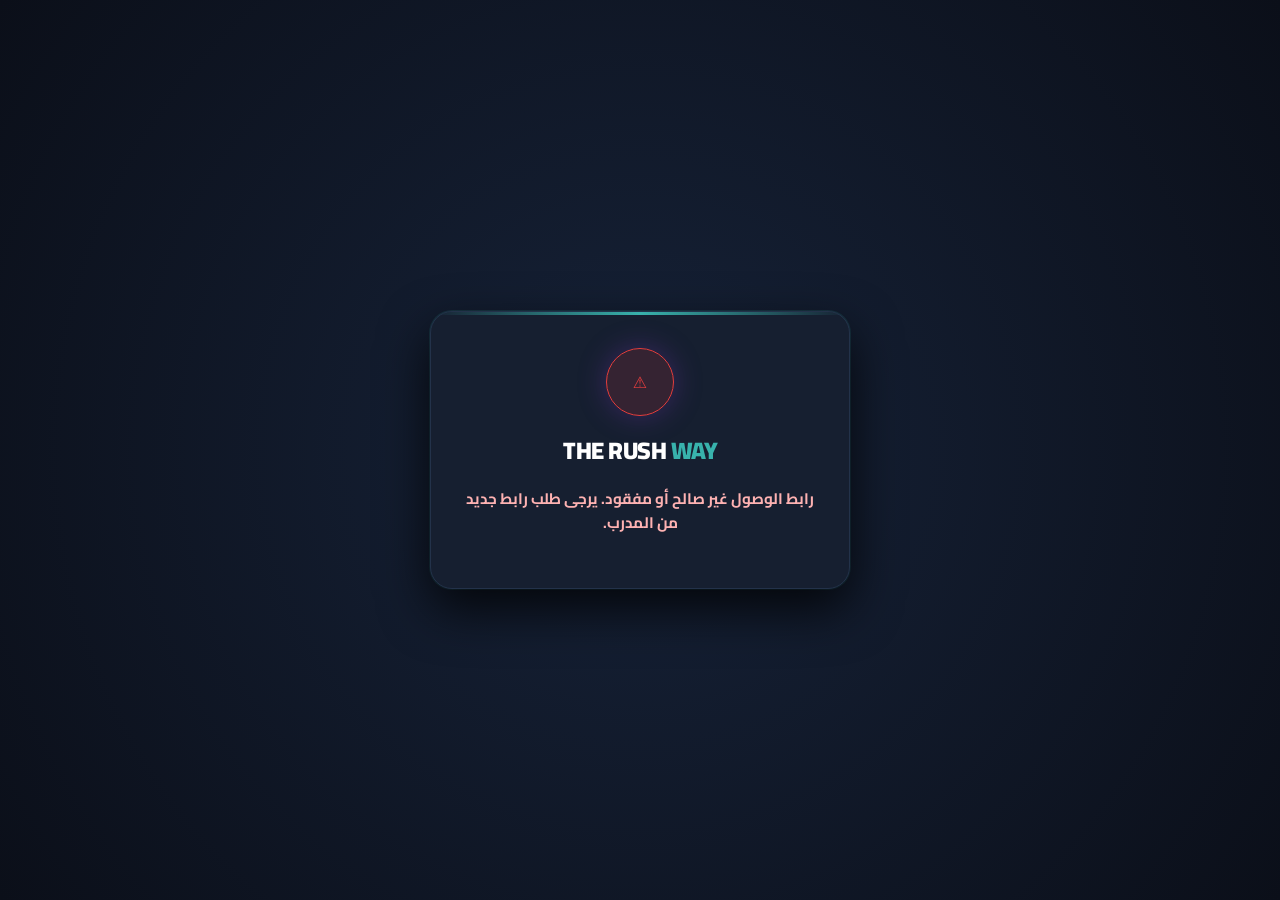
<file: PORTAL.html>
<!DOCTYPE html>
<html lang="ar" dir="rtl">
  <head>
    <meta charset="UTF-8" />
    <meta name="viewport" content="width=device-width, initial-scale=1.0, maximum-scale=1.0, user-scalable=no" />
    <title>THE RUSH WAY - بوابة المتدرب الخاصة</title>
    <meta name="theme-color" content="#0b0f19" />
    <link rel="preconnect" href="https://fonts.googleapis.com" />
    <link rel="preconnect" href="https://fonts.gstatic.com" crossorigin />
    <link href="https://fonts.googleapis.com/css2?family=Cairo:wght@400;500;600;700;800;900&family=Plus+Jakarta+Sans:wght@500;700;800&display=swap" rel="stylesheet" />
    <link rel="stylesheet" href="style.css" />
    <style>
      .portal-container {
        max-width: 780px;
        margin: 0 auto;
        padding: 20px 16px 60px;
      }
      .portal-header-card {
        background: linear-gradient(135deg, #162032 0%, #111827 100%);
        border: 1px solid var(--border-subtle);
        border-radius: var(--radius-xl);
        padding: 24px;
        margin-bottom: 20px;
        box-shadow: var(--shadow-md);
        position: relative;
        overflow: hidden;
      }
      .portal-header-card::before {
        content: '';
        position: absolute;
        top: 0;
        left: 0;
        right: 0;
        height: 3px;
        background: linear-gradient(90deg, transparent, var(--primary), transparent);
      }
      .protocol-card {
        background: var(--bg-card);
        border: 1px solid var(--border-subtle);
        border-radius: var(--radius-lg);
        padding: 20px;
        margin-bottom: 20px;
        box-shadow: var(--shadow-sm);
      }
      .protocol-title {
        font-size: 1.15rem;
        font-weight: 800;
        color: #fff;
        display: flex;
        align-items: center;
        gap: 8px;
        border-bottom: 1px solid var(--border-subtle);
        padding-bottom: 12px;
        margin-bottom: 16px;
      }
      .macro-pill {
        background: var(--bg-elevated);
        border: 1px solid var(--border-subtle);
        border-radius: var(--radius-md);
        padding: 12px;
        display: flex;
        flex-direction: column;
        gap: 4px;
      }
      .macro-label {
        font-size: 0.74rem;
        font-weight: 700;
        color: var(--text-muted);
        text-transform: uppercase;
      }
      .macro-val {
        font-size: 0.95rem;
        font-weight: 800;
        color: #fff;
      }
      .exercise-portal-row {
        background: var(--bg-elevated);
        border: 1px solid var(--border-subtle);
        border-radius: var(--radius-md);
        padding: 12px 14px;
        margin-bottom: 10px;
        display: flex;
        align-items: center;
        justify-content: space-between;
        gap: 12px;
      }
      .portal-footer {
        text-align: center;
        padding-top: 24px;
        color: var(--text-dim);
        font-size: 0.78rem;
      }
      @media (max-width: 768px) {
        .portal-container {
          max-width: 100%;
          padding: 14px 10px 48px;
          width: 100%;
          overflow-x: hidden;
        }
        .portal-header-card {
          padding: 16px 14px;
          border-radius: var(--radius-lg);
          width: 100%;
          box-sizing: border-box;
        }
        .protocol-card {
          padding: 16px 12px;
          border-radius: var(--radius-md);
          width: 100%;
          box-sizing: border-box;
        }
        .exercise-portal-row {
          flex-direction: column;
          align-items: flex-start;
          gap: 8px;
          width: 100%;
          box-sizing: border-box;
        }
        .protocol-card .btn,
        .btn-primary {
          width: 100%;
          min-height: 44px;
          justify-content: center;
          font-size: 0.92rem;
        }
      }
    </style>
  </head>
  <body>
    <!-- CLIENT PIN AUTHENTICATION OVERLAY -->
    <div id="client-pin-overlay" class="pin-auth-overlay">
      <div class="pin-auth-card">
        <div class="pin-brand-icon">
          <svg viewBox="0 0 24 24" fill="none" stroke="currentColor" stroke-width="2.2" width="28" height="28">
            <rect x="3" y="11" width="18" height="11" rx="2" ry="2"/>
            <path d="M7 11V7a5 5 0 0 1 10 0v4"/>
          </svg>
        </div>
        <h2 class="pin-brand-title">THE RUSH <span>WAY</span></h2>
        <p class="pin-subtitle">بوابة المتدرب الخاصة (Client Portal)</p>
        <p style="font-size: 0.82rem; color: var(--text-muted); margin-bottom: 16px;">
          لأمان خصوصيتك، يرجى إدخال <strong>آخر 4 أرقام</strong> من رقم هاتفك المسجل لفتح خطتك:
        </p>

        <div class="pin-display-group">
          <input
            type="password"
            id="client-pin-input"
            class="pin-input"
            maxlength="4"
            placeholder="••••"
            inputmode="numeric"
            autocomplete="one-time-code"
          />
        </div>

        <button type="button" class="pin-btn-submit" onclick="verifyClientPin()">
          <span>فتح ملف التدريب والتغذية</span>
          <svg viewBox="0 0 24 24" fill="none" stroke="currentColor" stroke-width="2.2" width="18" height="18">
            <path d="M5 12h14M12 5l7 7-7 7"/>
          </svg>
        </button>

        <div id="client-pin-error" style="color: var(--accent-red); font-size: 0.8rem; margin-top: 12px; display: none; font-weight: 700;">
          الرمز غير صحيح، يرجى كتابة آخر 4 أرقام من رقم هاتفك المسجل لدى الكوتش.
        </div>
      </div>
    </div>

    <!-- MAIN ISOLATED CLIENT PORTAL VIEW -->
    <main class="portal-container" id="portal-main-content" style="display: none;">
      <!-- ATHLETE PROFILE BANNER -->
      <div class="portal-header-card">
        <div style="display: flex; justify-content: space-between; align-items: flex-start; gap: 12px; margin-bottom: 16px;">
          <div>
            <div style="font-size: 0.78rem; font-weight: 700; color: var(--primary); text-transform: uppercase;">خطة التدريب والتغذية المعتمدة</div>
            <h1 id="client-name" style="font-size: 1.65rem; font-weight: 900; color: #fff; margin-top: 2px;">المتدرب</h1>
            <div style="font-size: 0.82rem; color: var(--text-muted); margin-top: 4px;">
              إشراف وتوجيه: <strong style="color: #fff;">Coach Rush</strong> • The Rush Way
            </div>
          </div>
          <span class="status-tag active" id="client-status">نشط</span>
        </div>

        <!-- STATS HIGHLIGHT -->
        <div class="metrics-row">
          <div class="metric-item">
            <span class="metric-label">الوزن الحالي</span>
            <span class="metric-val" id="client-weight">-- <span style="font-size: 0.75rem; color: var(--text-muted);">kg</span></span>
          </div>
          <div class="metric-item">
            <span class="metric-label">محيط الخصر (Waist)</span>
            <span class="metric-val waist-accent" id="client-waist">-- <span style="font-size: 0.75rem; color: var(--primary);">cm</span></span>
          </div>
        </div>

        <div style="display: flex; gap: 8px; margin-top: 14px; flex-wrap: wrap;">
          <span class="tag-badge" id="client-goal">🎯 الهدف: تنشيف</span>
          <span class="tag-badge" id="client-level">⚡ المستوى: متوسط</span>
        </div>
      </div>

      <!-- SECTION 1: NUTRITION PROTOCOL -->
      <div class="protocol-card">
        <h2 class="protocol-title">
          <span>🥗 البروتوكول الغذائي المعتمد (Nutrition Protocol)</span>
        </h2>

        <div style="display: grid; grid-template-columns: 1fr; gap: 10px; margin-bottom: 16px;">
          <div class="macro-pill">
            <span class="macro-label" style="color: #60a5fa;">🥩 مصدر البروتين الأساسي (لحم / سمك)</span>
            <span class="macro-val" id="client-protein">لم يتم تحديد الخطة بعد</span>
          </div>
          <div class="macro-pill">
            <span class="macro-label" style="color: #fbbf24;">🍚 مصدر الكربوهيدرات</span>
            <span class="macro-val" id="client-carbs">لم يتم تحديد الخطة بعد</span>
          </div>
          <div class="macro-pill">
            <span class="macro-label" style="color: #f87171;">🥑 مصدر الدهون الصحية</span>
            <span class="macro-val" id="client-fats">لم يتم تحديد الخطة بعد</span>
          </div>
        </div>

        <div style="background: var(--bg-elevated); border: 1px solid var(--border-subtle); border-radius: var(--radius-md); padding: 14px; margin-bottom: 10px;">
          <div style="font-size: 0.76rem; font-weight: 700; color: #c084fc; margin-bottom: 4px;">💊 المكملات الغذائية (Supplements Schedule)</div>
          <div id="client-supplements" style="font-size: 0.88rem; color: #fff; font-weight: 600;">--</div>
        </div>

        <div style="background: var(--bg-elevated); border: 1px solid var(--border-subtle); border-radius: var(--radius-md); padding: 14px;">
          <div style="font-size: 0.76rem; font-weight: 700; color: #f472b6; margin-bottom: 4px;">⚡ بروتوكول تحسين الأداء (Enhancers / Vitamins)</div>
          <div id="client-enhancers" style="font-size: 0.88rem; color: #fff; font-weight: 600;">لا ينطبق (Natural Protocol)</div>
        </div>

        <!-- Meals List Container -->
        <div id="client-meals-list"></div>
      </div>

      <!-- SECTION 2: WORKOUT PROTOCOL -->
      <div class="protocol-card">
        <h2 class="protocol-title">
          <span>🏋️ البرنامج التدريبي المخصص (Workout Routine)</span>
        </h2>
        <div id="client-workout-list">
          <p style="color: var(--text-muted); font-size: 0.88rem;">لم يتم إسناد تمارين لهذا المتدرب بعد.</p>
        </div>
      </div>

      <!-- SECTION 3: CHECK-IN & DIRECT ACTION -->
      <div class="protocol-card" style="text-align: center;">
        <h2 class="protocol-title" style="justify-content: center;">
          <span>📋 المتابعة الأسبوعية والتواصل المباشر</span>
        </h2>
        <p style="font-size: 0.86rem; color: var(--text-muted); margin-bottom: 16px;">
          أرسل تقريرك الأسبوعي وقياساتك أو استفسر مباشرة مع Coach Rush:
        </p>
        <div style="display: flex; gap: 10px; justify-content: center; flex-wrap: wrap;">
          <button type="button" class="btn btn-primary" onclick="openWhatsAppCoach()">
            <svg viewBox="0 0 24 24" fill="none" stroke="currentColor" stroke-width="2.2" width="18" height="18">
              <path d="M21 11.5a8.38 8.38 0 0 1-.9 3.8 8.5 8.5 0 0 1-7.6 4.7 8.38 8.38 0 0 1-3.8-.9L3 21l1.9-5.7a8.38 8.38 0 0 1-.9-3.8 8.5 8.5 0 0 1 4.7-7.6 8.38 8.38 0 0 1 3.8-.9h.5a8.48 8.48 0 0 1 8 8v.5z"/>
            </svg>
            <span>مراسلة Coach Rush عبر واتساب</span>
          </button>
        </div>
      </div>

      <div class="portal-footer">
        THE RUSH WAY • Client Private Portal • All Rights Reserved © 2026
      </div>
    </main>

    <!-- CLIENT PORTAL SCRIPT -->
    <script>
      const STORAGE_KEY = 'rush_way_athletes';
      let currentClient = null;

      function parseQueryAuth() {
        const urlParams = new URLSearchParams(window.location.search);
        const clientParam = urlParams.get('client');
        if (clientParam) {
          return { id: clientParam };
        }

        const authParam = urlParams.get('auth');
        if (!authParam) {
          showAuthError('رابط الوصول غير صالح أو مفقود. يرجى طلب رابط جديد من المدرب.');
          return null;
        }

        try {
          const decodedJson = decodeURIComponent(atob(authParam));
          const authData = JSON.parse(decodedJson);
          return authData;
        } catch (e) {
          console.error('Failed to parse portal token:', e);
          showAuthError('رمز الدخول غير صالح أو تالف.');
          return null;
        }
      }

      function showAuthError(msg) {
        document.getElementById('client-pin-overlay').innerHTML = `
          <div class="pin-auth-card">
            <div class="pin-brand-icon" style="border-color: var(--accent-red); color: var(--accent-red); background: var(--accent-red-light);">⚠️</div>
            <h2 class="pin-brand-title">THE RUSH <span>WAY</span></h2>
            <p style="color: #feb2b2; margin: 16px 0; font-size: 0.95rem; font-weight: 700;">${msg}</p>
          </div>
        `;
      }

      function initPortal() {
        const authData = parseQueryAuth();
        if (!authData) return;

        // Load athletes from local storage
        let athletes = [];
        try {
          const raw = localStorage.getItem(STORAGE_KEY);
          if (raw) athletes = JSON.parse(raw);
        } catch (e) {}

        const matchedAthlete = athletes.find(a => a.id === authData.id);

        if (!matchedAthlete) {
          // If not in local storage on this browser, check if auth token contains athlete snapshot
          if (authData.snapshot) {
            currentClient = authData.snapshot;
          } else {
            showAuthError('لم يتم العثور على سجل المتدرب. يرجى التأكد من الرابط الصحيح.');
            return;
          }
        } else {
          currentClient = matchedAthlete;
        }

        // Check if session is already authenticated
        const sessionKey = 'rush_portal_auth_' + currentClient.id;
        if (sessionStorage.getItem(sessionKey) === 'true') {
          unlockPortalView();
        } else {
          // Listen for Enter key on PIN input
          const pinInput = document.getElementById('client-pin-input');
          if (pinInput) {
            pinInput.focus();
            pinInput.addEventListener('keyup', (e) => {
              if (e.key === 'Enter') verifyClientPin();
            });
          }
        }
      }

      function verifyClientPin() {
        if (!currentClient) return;

        const pinInput = document.getElementById('client-pin-input');
        const errEl = document.getElementById('client-pin-error');
        const enteredPin = pinInput ? pinInput.value.trim() : '';

        // Extract last 4 digits of athlete phone
        const cleanPhone = (currentClient.phone || '').replace(/\D/g, '');
        const expectedPin = cleanPhone.slice(-4);

        if (enteredPin && (enteredPin === expectedPin || enteredPin === '1994')) {
          sessionStorage.setItem('rush_portal_auth_' + currentClient.id, 'true');
          unlockPortalView();
        } else {
          if (pinInput) {
            pinInput.classList.add('error');
            setTimeout(() => pinInput.classList.remove('error'), 400);
          }
          if (errEl) errEl.style.display = 'block';
        }
      }

      function unlockPortalView() {
        document.getElementById('client-pin-overlay').classList.add('hidden');
        document.getElementById('portal-main-content').style.display = 'block';
        renderClientData();
      }

      function renderClientData() {
        if (!currentClient) return;

        document.getElementById('client-name').textContent = currentClient.name || 'المتدرب';
        document.getElementById('client-weight').innerHTML = `${currentClient.currentWeightKg || '--'} <span style="font-size: 0.75rem; color: var(--text-muted);">kg</span>`;

        let latestWaist = '--';
        if (Array.isArray(currentClient.measurements) && currentClient.measurements.length > 0) {
          latestWaist = currentClient.measurements[currentClient.measurements.length - 1].waistCm || '--';
        }
        document.getElementById('client-waist').innerHTML = `${latestWaist} <span style="font-size: 0.75rem; color: var(--primary);">cm</span>`;

        document.getElementById('client-goal').textContent = `🎯 الهدف: ${currentClient.goal || 'تنشيف'}`;
        document.getElementById('client-level').textContent = `⚡ المستوى: ${currentClient.level || 'متوسط'}`;

        // Nutrition Plan
        const nut = currentClient.nutritionPlan;
        if (nut) {
          if (nut.protein) document.getElementById('client-protein').textContent = nut.protein;
          if (nut.carbs) document.getElementById('client-carbs').textContent = nut.carbs;
          if (nut.fats) document.getElementById('client-fats').textContent = nut.fats;
          if (nut.supplements) document.getElementById('client-supplements').textContent = nut.supplements;
          if (nut.enhancers) document.getElementById('client-enhancers').textContent = nut.enhancers;

          const mealsContainer = document.getElementById('client-meals-list');
          if (mealsContainer && Array.isArray(nut.meals) && nut.meals.length > 0) {
            mealsContainer.innerHTML = `
              <div style="font-size: 0.88rem; font-weight: 800; color: #fff; margin-bottom: 8px; border-top: 1px solid var(--border-subtle); padding-top: 12px;">
                🍽️ جدول الوجبات اليومية المعتمد (${nut.meals.length} وجبات)
              </div>
              <div style="display: flex; flex-direction: column; gap: 8px;">
                ${nut.meals.map((m, mi) => `
                  <div style="background: rgba(255,255,255,0.03); border: 1px solid var(--border-subtle); border-radius: var(--radius-sm); padding: 10px;">
                    <div style="display: flex; justify-content: space-between; align-items: center; margin-bottom: 4px;">
                      <strong style="color: #67e8f9; font-size: 0.86rem;">${m.name || `وجبة ${mi + 1}`}</strong>
                      <span style="font-size: 0.74rem; color: var(--primary); font-weight: 700; background: rgba(56,178,172,0.12); padding: 2px 8px; border-radius: 4px;">${m.timing || ''}</span>
                    </div>
                    <div style="font-size: 0.82rem; color: #e2e8f0; line-height: 1.5;">${m.items || ''}</div>
                    ${(m.protein || m.carbs || m.fats) ? `
                      <div style="font-size: 0.72rem; color: var(--text-muted); margin-top: 4px; display: flex; gap: 8px;">
                        <span>P: ${m.protein || 0}g</span>
                        <span>C: ${m.carbs || 0}g</span>
                        <span>F: ${m.fats || 0}g</span>
                      </div>
                    ` : ''}
                  </div>
                `).join('')}
              </div>
            `;
          }
        }

        // Workout Plan
        const workoutContainer = document.getElementById('client-workout-list');
        const workouts = currentClient.workoutPlan || [];

        if (workouts.length === 0) {
          workoutContainer.innerHTML = '<p style="color: var(--text-muted); font-size: 0.88rem; padding: 12px 0;">لم يتم إضافة تمارين بعد. سيقوم المدرب بتحديث جدولك قريباً.</p>';
        } else {
          workoutContainer.innerHTML = workouts.map((w, idx) => `
            <div class="exercise-portal-row">
              <div>
                <div style="font-size: 0.92rem; font-weight: 800; color: #fff;">${idx + 1}. ${w.nameAr || w.name}</div>
                <div style="font-size: 0.75rem; color: var(--primary); font-weight: 700;">${w.muscleGroup} • ${w.targetHead || ''}</div>
              </div>
              <div style="background: rgba(56, 178, 172, 0.15); border: 1px solid rgba(56, 178, 172, 0.3); border-radius: var(--radius-sm); padding: 4px 10px; font-size: 0.78rem; font-weight: 800; color: var(--primary); white-space: nowrap;">
                ${w.volume || '3-4 مجموعات × 8-12 تكرار'}
              </div>
            </div>
          `).join('');
        }
      }

      function openWhatsAppCoach() {
        const text = encodeURIComponent(`السلام عليكم Coach Rush، أنا المتدرب ${currentClient ? currentClient.name : ''}. أتابع خطتي عبر بوابة The Rush Way وأود إرسال تقرير المتابعة.`);
        window.open(`https://wa.me/?text=${text}`, '_blank');
      }

      window.verifyClientPin = verifyClientPin;
      window.openWhatsAppCoach = openWhatsAppCoach;

      document.addEventListener('DOMContentLoaded', initPortal);
    </script>
  </body>
</html>
</file>
<file: style.css>
/* ==========================================================================
   THE RUSH WAY - COACH CRM & ATHLETE HUB
   Modern Sleek Dark Architecture Stylesheet
   Palette: #0b0f19 (Canvas), #161f30 (Surface), #23324a (Border), #38b2ac (Teal Accent)
   ========================================================================== */

:root {
  --bg-base: #0b0f19;
  --bg-card: #161f30;
  --bg-elevated: #1e2b42;
  --bg-hover: #253652;
  --border-subtle: #23324a;
  --border-highlight: #334b6e;
  
  --primary: #38b2ac;
  --primary-hover: #319795;
  --primary-light: rgba(56, 178, 172, 0.15);
  --primary-glow: rgba(56, 178, 172, 0.35);

  --accent-red: #e53e3e;
  --accent-red-light: rgba(229, 62, 62, 0.15);
  --accent-amber: #d69e2e;
  --accent-amber-light: rgba(214, 158, 46, 0.15);
  --accent-purple: #805ad5;
  --accent-purple-light: rgba(128, 90, 213, 0.15);
  --accent-blue: #3182ce;
  --accent-blue-light: rgba(49, 130, 206, 0.15);

  --text-main: #f8fafc;
  --text-muted: #94a3b8;
  --text-dim: #64748b;

  --radius-sm: 6px;
  --radius-md: 10px;
  --radius-lg: 16px;
  --radius-xl: 22px;

  --shadow-sm: 0 2px 8px rgba(0, 0, 0, 0.35);
  --shadow-md: 0 8px 24px rgba(0, 0, 0, 0.45);
  --shadow-lg: 0 16px 40px rgba(0, 0, 0, 0.6);

  --transition-fast: 0.18s cubic-bezier(0.4, 0, 0.2, 1);
  --transition-smooth: 0.28s cubic-bezier(0.4, 0, 0.2, 1);
}

*, *::before, *::after {
  box-sizing: border-box;
  margin: 0;
  padding: 0;
}

html {
  font-size: 16px;
  scroll-behavior: smooth;
  background-color: var(--bg-base);
  overflow-x: hidden;
  max-width: 100%;
}

body {
  font-family: 'Cairo', system-ui, -apple-system, BlinkMacSystemFont, 'Segoe UI', Roboto, sans-serif;
  background-color: var(--bg-base);
  color: var(--text-main);
  line-height: 1.6;
  min-height: 100vh;
  display: flex;
  flex-direction: column;
  overflow-x: hidden;
  max-width: 100%;
  -webkit-font-smoothing: antialiased;
  -moz-osx-font-smoothing: grayscale;
}

html, body {
  overflow-x: hidden;
  max-width: 100%;
  width: 100%;
}

/* --------------------------------------------------------------------------
   PIN AUTHENTICATION LOCK SCREEN
   -------------------------------------------------------------------------- */
.pin-auth-overlay {
  position: fixed;
  inset: 0;
  z-index: 99999;
  background: radial-gradient(circle at center, #162238 0%, #0b0f19 100%);
  display: flex;
  align-items: center;
  justify-content: center;
  padding: 20px;
  transition: opacity 0.35s ease, visibility 0.35s ease;
}

.pin-auth-overlay.hidden {
  opacity: 0;
  visibility: hidden;
  pointer-events: none;
}

.pin-auth-card {
  background: var(--bg-card);
  border: 1px solid var(--border-subtle);
  box-shadow: 0 20px 50px rgba(0, 0, 0, 0.8), 0 0 0 1px rgba(56, 178, 172, 0.15);
  border-radius: var(--radius-xl);
  padding: 36px 32px;
  width: 100%;
  max-width: 420px;
  text-align: center;
  position: relative;
  overflow: hidden;
}

.pin-auth-card::before {
  content: '';
  position: absolute;
  top: 0;
  left: 0;
  right: 0;
  height: 3px;
  background: linear-gradient(90deg, transparent, var(--primary), transparent);
}

.pin-brand-icon {
  width: 68px;
  height: 68px;
  margin: 0 auto 16px;
  background: linear-gradient(145deg, #10182b 0%, #080c16 100%);
  border: 1.5px solid rgba(110, 53, 168, 0.55);
  border-radius: 50%;
  display: flex;
  align-items: center;
  justify-content: center;
  box-shadow: 0 0 28px rgba(110, 53, 168, 0.4);
}

.pin-brand-icon svg {
  width: 44px;
  height: 44px;
  display: block;
}

.pin-brand-title {
  font-size: 1.5rem;
  font-weight: 900;
  letter-spacing: -0.5px;
  color: #fff;
  margin-bottom: 4px;
}

.pin-brand-title span {
  color: var(--primary);
}

.pin-subtitle {
  font-size: 0.88rem;
  color: var(--text-muted);
  margin-bottom: 24px;
}

.pin-display-group {
  margin-bottom: 20px;
}

.pin-input {
  width: 100%;
  background: var(--bg-elevated);
  border: 2px solid var(--border-subtle);
  border-radius: var(--radius-md);
  padding: 14px;
  text-align: center;
  font-size: 1.6rem;
  letter-spacing: 12px;
  color: var(--primary);
  font-weight: 800;
  outline: none;
  transition: var(--transition-fast);
}

.pin-input:focus {
  border-color: var(--primary);
  box-shadow: 0 0 0 4px var(--primary-light);
}

.pin-input.error {
  border-color: var(--accent-red);
  animation: shake 0.35s ease;
}

@keyframes shake {
  0%, 100% { transform: translateX(0); }
  25% { transform: translateX(-8px); }
  50% { transform: translateX(8px); }
  75% { transform: translateX(-4px); }
}

.pin-btn-submit {
  width: 100%;
  background: var(--primary);
  color: #06111a;
  border: none;
  padding: 13px;
  font-size: 0.98rem;
  font-weight: 800;
  border-radius: var(--radius-md);
  cursor: pointer;
  transition: var(--transition-fast);
  display: flex;
  align-items: center;
  justify-content: center;
  gap: 8px;
}

.pin-btn-submit:hover {
  background: var(--primary-hover);
  box-shadow: 0 4px 18px var(--primary-glow);
  transform: translateY(-1px);
}

.pin-hint {
  font-size: 0.78rem;
  color: var(--text-dim);
  margin-top: 14px;
}

/* --------------------------------------------------------------------------
   HEADER & NAVIGATION
   -------------------------------------------------------------------------- */
.app-header {
  background: rgba(11, 15, 25, 0.92);
  backdrop-filter: blur(12px);
  -webkit-backdrop-filter: blur(12px);
  border-bottom: 1px solid var(--border-subtle);
  position: sticky;
  top: 0;
  z-index: 1000;
}

.header-container {
  max-width: 1400px;
  margin: 0 auto;
  padding: 12px 20px;
  display: flex;
  align-items: center;
  justify-content: space-between;
  gap: 16px;
}

.brand-section {
  display: flex;
  align-items: center;
  gap: 12px;
  text-decoration: none;
  color: inherit;
}

.brand-logo {
  width: 44px;
  height: 44px;
  background: linear-gradient(145deg, #10182b 0%, #080c16 100%);
  border: 1.5px solid rgba(110, 53, 168, 0.5);
  border-radius: var(--radius-md);
  display: flex;
  align-items: center;
  justify-content: center;
  box-shadow: 0 4px 14px rgba(0, 0, 0, 0.6), 0 0 16px rgba(110, 53, 168, 0.25);
  transition: transform var(--transition-fast), box-shadow var(--transition-fast), border-color var(--transition-fast);
  flex-shrink: 0;
}

.brand-logo:hover {
  transform: translateY(-1px) scale(1.04);
  box-shadow: 0 6px 20px rgba(0, 0, 0, 0.7), 0 0 22px rgba(147, 72, 219, 0.45);
  border-color: rgba(147, 72, 219, 0.8);
}

.brand-logo svg {
  width: 32px;
  height: 32px;
  display: block;
}

#main-brand-logo .rush-emblem-svg {
  transition: filter var(--transition-fast);
}

#main-brand-logo:hover .rush-emblem-svg,
#main-brand-logo .rush-emblem-svg:hover,
.brand-section:hover #main-brand-logo .rush-emblem-svg {
  filter: drop-shadow(0 0 10px rgba(56, 178, 172, 0.6));
}

.brand-titles {
  display: flex;
  flex-direction: column;
}

.brand-name {
  font-size: 1.25rem;
  font-weight: 900;
  letter-spacing: -0.5px;
  color: #fff;
  line-height: 1.1;
}

.brand-name span {
  color: var(--primary);
}

.brand-tagline {
  font-size: 0.72rem;
  color: var(--text-muted);
  font-weight: 600;
}

.header-actions {
  display: flex;
  align-items: center;
  gap: 10px;
}

.sheets-sync-pill {
  display: inline-flex;
  align-items: center;
  gap: 6px;
  padding: 5px 12px;
  border-radius: 9999px;
  font-size: 0.74rem;
  font-weight: 700;
  letter-spacing: 0.4px;
  cursor: pointer;
  transition: var(--transition-fast);
}

.sheets-sync-pill.connected {
  background: var(--primary-light);
  color: var(--primary);
  border: 1px solid rgba(56, 178, 172, 0.35);
}

.sheets-sync-pill.disconnected {
  background: rgba(148, 163, 184, 0.1);
  color: var(--text-muted);
  border: 1px solid var(--border-subtle);
}

.pulse-dot {
  width: 7px;
  height: 7px;
  border-radius: 50%;
  background: currentColor;
  animation: pulseDot 2s infinite ease-in-out;
}

@keyframes pulseDot {
  0%, 100% { opacity: 1; transform: scale(1); }
  50% { opacity: 0.4; transform: scale(0.85); }
}

.coach-pill {
  display: flex;
  align-items: center;
  gap: 8px;
  background: var(--bg-card);
  border: 1px solid var(--border-subtle);
  padding: 4px 10px 4px 6px;
  border-radius: 9999px;
  font-size: 0.82rem;
  font-weight: 700;
}

.coach-avatar {
  width: 28px;
  height: 28px;
  border-radius: 50%;
  background: var(--primary-light);
  color: var(--primary);
  display: flex;
  align-items: center;
  justify-content: center;
  font-size: 0.74rem;
  font-weight: 800;
  border: 1px solid var(--primary);
}

.btn-lock {
  background: var(--bg-card);
  border: 1px solid var(--border-subtle);
  color: var(--text-muted);
  border-radius: 50%;
  width: 34px;
  height: 34px;
  display: flex;
  align-items: center;
  justify-content: center;
  cursor: pointer;
  transition: var(--transition-fast);
}

.btn-lock:hover {
  color: var(--accent-red);
  border-color: var(--accent-red);
  background: var(--accent-red-light);
}

/* Nav Bar */
.desktop-nav-bar {
  background: var(--bg-card);
  border-bottom: 1px solid var(--border-subtle);
}

.desktop-nav-container {
  max-width: 1400px;
  margin: 0 auto;
  padding: 0 20px;
  display: flex;
  gap: 4px;
  overflow-x: auto;
}

.nav-tab-btn {
  background: transparent;
  border: none;
  color: var(--text-muted);
  padding: 12px 16px;
  font-size: 0.88rem;
  font-weight: 700;
  display: inline-flex;
  align-items: center;
  gap: 8px;
  cursor: pointer;
  border-bottom: 2px solid transparent;
  transition: var(--transition-fast);
  white-space: nowrap;
}

.nav-tab-btn svg {
  width: 17px;
  height: 17px;
}

.nav-tab-btn:hover {
  color: var(--text-main);
  background: rgba(255, 255, 255, 0.02);
}

.nav-tab-btn.active {
  color: var(--primary);
  border-bottom-color: var(--primary);
  background: var(--primary-light);
}

/* --------------------------------------------------------------------------
   MAIN LAYOUT & VIEWS
   -------------------------------------------------------------------------- */
.main-wrapper {
  max-width: 1400px;
  margin: 0 auto;
  padding: 24px 20px;
  flex: 1;
  width: 100%;
}

.view-section {
  display: none;
  animation: fadeInView 0.2s ease-out;
}

.view-section.active {
  display: block;
}

@keyframes fadeInView {
  from { opacity: 0; transform: translateY(4px); }
  to { opacity: 1; transform: translateY(0); }
}

.view-header {
  display: flex;
  flex-wrap: wrap;
  align-items: center;
  justify-content: space-between;
  gap: 16px;
  margin-bottom: 24px;
}

.view-title-group h1 {
  font-size: 1.55rem;
  font-weight: 800;
  color: #fff;
  line-height: 1.2;
}

.view-title-group p {
  font-size: 0.86rem;
  color: var(--text-muted);
  margin-top: 4px;
}

.view-controls {
  display: flex;
  align-items: center;
  gap: 10px;
  flex-wrap: wrap;
}

.search-box {
  position: relative;
  min-width: 220px;
}

.search-box input {
  width: 100%;
  background: var(--bg-card);
  border: 1px solid var(--border-subtle);
  border-radius: var(--radius-md);
  padding: 9px 12px 9px 36px;
  color: #fff;
  font-size: 0.86rem;
  outline: none;
  transition: var(--transition-fast);
}

[dir="rtl"] .search-box input {
  padding: 9px 36px 9px 12px;
}

.search-box input:focus {
  border-color: var(--primary);
  box-shadow: 0 0 0 3px var(--primary-light);
}

.search-box svg {
  position: absolute;
  top: 50%;
  transform: translateY(-50%);
  left: 11px;
  width: 16px;
  height: 16px;
  color: var(--text-dim);
  pointer-events: none;
}

[dir="rtl"] .search-box svg {
  left: auto;
  right: 11px;
}

.filter-select {
  background: var(--bg-card);
  border: 1px solid var(--border-subtle);
  border-radius: var(--radius-md);
  padding: 9px 14px;
  color: var(--text-main);
  font-size: 0.86rem;
  outline: none;
  cursor: pointer;
}

.filter-select:focus {
  border-color: var(--primary);
}

/* Buttons */
.btn {
  display: inline-flex;
  align-items: center;
  justify-content: center;
  gap: 8px;
  padding: 9px 16px;
  font-size: 0.86rem;
  font-weight: 700;
  border-radius: var(--radius-md);
  border: 1px solid transparent;
  cursor: pointer;
  transition: var(--transition-fast);
  white-space: nowrap;
}

.btn svg {
  width: 16px;
  height: 16px;
}

.btn-primary {
  background: var(--primary);
  color: #06111a;
  box-shadow: 0 2px 10px var(--primary-glow);
}

.btn-primary:hover {
  background: var(--primary-hover);
  transform: translateY(-1px);
}

.btn-secondary {
  background: var(--bg-elevated);
  border-color: var(--border-subtle);
  color: var(--text-main);
}

.btn-secondary:hover {
  background: var(--bg-hover);
  border-color: var(--border-highlight);
}

.btn-danger {
  background: var(--accent-red-light);
  border-color: rgba(229, 62, 62, 0.4);
  color: #feb2b2;
}

.btn-danger:hover {
  background: var(--accent-red);
  color: #fff;
}

.btn-sm {
  padding: 6px 10px;
  font-size: 0.78rem;
  border-radius: var(--radius-sm);
}

/* --------------------------------------------------------------------------
   ATHLETE CARD ARCHITECTURE
   -------------------------------------------------------------------------- */
.card-grid {
  display: grid;
  grid-template-columns: 1fr;
  gap: 18px;
}

@media (min-width: 640px) {
  .card-grid {
    grid-template-columns: repeat(2, 1fr);
  }
}

@media (min-width: 1100px) {
  .card-grid {
    grid-template-columns: repeat(3, 1fr);
  }
}

.athlete-card {
  background: var(--bg-card);
  border: 1px solid var(--border-subtle);
  border-radius: var(--radius-lg);
  padding: 18px;
  display: flex;
  flex-direction: column;
  gap: 14px;
  box-shadow: var(--shadow-sm);
  transition: var(--transition-fast);
  position: relative;
}

.athlete-card:hover {
  border-color: var(--border-highlight);
  box-shadow: var(--shadow-md);
  transform: translateY(-2px);
}

/* Two-Level Split Header */
.card-split-header {
  display: flex;
  flex-direction: column;
  gap: 12px;
  border-bottom: 1px solid rgba(255, 255, 255, 0.05);
  padding-bottom: 12px;
}

.card-top-row {
  display: flex;
  align-items: flex-start;
  justify-content: space-between;
  gap: 12px;
}

.card-athlete-name {
  font-size: 1.15rem;
  font-weight: 800;
  color: #fff;
  line-height: 1.2;
}

.card-athlete-contact {
  font-size: 0.78rem;
  color: var(--text-muted);
  margin-top: 3px;
  display: flex;
  gap: 6px;
  flex-wrap: wrap;
}

.status-tag {
  display: inline-flex;
  align-items: center;
  padding: 3px 9px;
  border-radius: 9999px;
  font-size: 0.72rem;
  font-weight: 700;
  letter-spacing: 0.4px;
  text-transform: uppercase;
  white-space: nowrap;
}

.status-tag.active {
  background: var(--primary-light);
  color: var(--primary);
  border: 1px solid rgba(56, 178, 172, 0.3);
}

.status-tag.new {
  background: var(--accent-blue-light);
  color: #63b3ed;
  border: 1px solid rgba(99, 179, 237, 0.3);
}

.status-tag.paused {
  background: var(--accent-amber-light);
  color: #f6e05e;
  border: 1px solid rgba(246, 224, 94, 0.3);
}

/* Card Button Bar (Horizontal, strictly wrapped) */
.card-action-bar {
  display: flex;
  align-items: center;
  gap: 6px;
  flex-wrap: wrap;
}

.card-btn {
  background: var(--bg-elevated);
  border: 1px solid var(--border-subtle);
  color: var(--text-main);
  padding: 6px 10px;
  border-radius: var(--radius-sm);
  font-size: 0.78rem;
  font-weight: 700;
  display: inline-flex;
  align-items: center;
  gap: 5px;
  cursor: pointer;
  transition: var(--transition-fast);
}

.card-btn:hover {
  background: var(--bg-hover);
  border-color: var(--border-highlight);
}

.card-btn.nutrition-btn {
  color: #81e6d9;
  border-color: rgba(56, 178, 172, 0.25);
  background: rgba(56, 178, 172, 0.08);
}

.card-btn.nutrition-btn:hover {
  background: var(--primary-light);
  border-color: var(--primary);
}

.card-btn.workout-btn {
  color: #b794f4;
  border-color: rgba(128, 90, 213, 0.25);
  background: rgba(128, 90, 213, 0.08);
}

.card-btn.workout-btn:hover {
  background: var(--accent-purple-light);
  border-color: var(--accent-purple);
}

.card-btn.portal-btn {
  color: #63b3ed;
  border-color: rgba(49, 130, 206, 0.25);
  background: rgba(49, 130, 206, 0.08);
}

.card-btn.portal-btn:hover {
  background: var(--accent-blue-light);
  border-color: var(--accent-blue);
}

.card-btn.pdf-btn {
  color: #fed7aa;
  border-color: rgba(249, 115, 22, 0.25);
  background: rgba(249, 115, 22, 0.08);
}

.card-btn.pdf-btn:hover {
  background: rgba(249, 115, 22, 0.2);
  border-color: #f97316;
}

.card-btn.delete-btn {
  color: #feb2b2;
  border-color: rgba(229, 62, 62, 0.25);
  background: rgba(229, 62, 62, 0.08);
}

.card-btn.delete-btn:hover {
  background: var(--accent-red-light);
  border-color: var(--accent-red);
}

/* Metrics Grid */
.metrics-row {
  display: grid;
  grid-template-columns: 1fr 1fr;
  gap: 10px;
  background: var(--bg-elevated);
  padding: 10px 14px;
  border-radius: var(--radius-md);
  border: 1px solid rgba(255, 255, 255, 0.03);
}

.metric-item {
  display: flex;
  flex-direction: column;
}

.metric-label {
  font-size: 0.7rem;
  color: var(--text-muted);
  font-weight: 700;
  text-transform: uppercase;
}

.metric-val {
  font-size: 1.15rem;
  font-weight: 800;
  color: #fff;
}

.metric-val.waist-accent {
  color: var(--primary);
}

/* Status & Tags */
.card-badges-row {
  display: flex;
  gap: 6px;
  flex-wrap: wrap;
}

.tag-badge {
  background: rgba(255, 255, 255, 0.04);
  border: 1px solid var(--border-subtle);
  color: var(--text-muted);
  padding: 3px 8px;
  border-radius: 6px;
  font-size: 0.74rem;
  font-weight: 600;
}

.plan-summary-badge {
  background: rgba(56, 178, 172, 0.06);
  border: 1px solid rgba(56, 178, 172, 0.15);
  border-radius: var(--radius-sm);
  padding: 8px 10px;
  font-size: 0.78rem;
  color: #b2f5ea;
  display: flex;
  align-items: center;
  gap: 6px;
}

.plan-summary-badge svg {
  width: 14px;
  height: 14px;
  color: var(--primary);
  flex-shrink: 0;
}

/* Clean Empty State */
.empty-state-box {
  grid-column: 1 / -1;
  background: var(--bg-card);
  border: 2px dashed var(--border-subtle);
  border-radius: var(--radius-xl);
  padding: 50px 24px;
  text-align: center;
  color: var(--text-muted);
  margin: 20px 0;
}

.empty-state-icon {
  width: 60px;
  height: 60px;
  margin: 0 auto 16px;
  color: var(--text-dim);
}

.empty-state-title {
  font-size: 1.15rem;
  font-weight: 800;
  color: #fff;
  margin-bottom: 6px;
}

.empty-state-desc {
  font-size: 0.88rem;
  max-width: 460px;
  margin: 0 auto 20px;
  color: var(--text-muted);
}

/* --------------------------------------------------------------------------
   INTERACTIVE ANATOMICAL WORKOUT BUILDER MODAL
   -------------------------------------------------------------------------- */
.modal-backdrop {
  position: fixed;
  inset: 0;
  z-index: 10000;
  background: rgba(7, 10, 18, 0.85);
  backdrop-filter: blur(8px);
  -webkit-backdrop-filter: blur(8px);
  display: flex;
  align-items: center;
  justify-content: center;
  padding: 16px;
  opacity: 0;
  visibility: hidden;
  pointer-events: none;
  transition: var(--transition-smooth);
}

.modal-backdrop.active {
  opacity: 1;
  visibility: visible;
  pointer-events: auto;
}

.modal-content {
  background: var(--bg-card);
  border: 1px solid var(--border-subtle);
  box-shadow: var(--shadow-lg);
  border-radius: var(--radius-xl);
  width: 100%;
  max-width: 620px;
  max-height: 90vh;
  display: flex;
  flex-direction: column;
  overflow: hidden;
  transform: translateY(16px);
  transition: var(--transition-smooth);
}

.modal-backdrop.active .modal-content {
  transform: translateY(0);
}

.modal-workout-lg {
  max-width: 1100px;
  height: 90vh;
}

.modal-header {
  padding: 18px 22px;
  border-bottom: 1px solid var(--border-subtle);
  display: flex;
  align-items: center;
  justify-content: space-between;
  background: rgba(11, 15, 25, 0.5);
}

.modal-title {
  font-size: 1.15rem;
  font-weight: 800;
  color: #fff;
  display: flex;
  align-items: center;
  gap: 8px;
}

.modal-close-btn {
  background: transparent;
  border: none;
  color: var(--text-muted);
  width: 32px;
  height: 32px;
  border-radius: 50%;
  display: flex;
  align-items: center;
  justify-content: center;
  cursor: pointer;
  font-size: 1.1rem;
  transition: var(--transition-fast);
}

.modal-close-btn:hover {
  background: var(--bg-elevated);
  color: #fff;
}

.modal-body {
  padding: 22px;
  overflow-y: auto;
  flex: 1;
}

.modal-footer {
  padding: 16px 22px;
  border-top: 1px solid var(--border-subtle);
  display: flex;
  align-items: center;
  justify-content: flex-end;
  gap: 10px;
  background: rgba(11, 15, 25, 0.5);
}

/* Workout Builder Two-Column Layout */
.workout-builder-grid {
  display: grid;
  grid-template-columns: 1fr;
  gap: 20px;
  height: 100%;
}

@media (min-width: 860px) {
  .workout-builder-grid {
    grid-template-columns: 320px 1fr 300px;
  }
}

/* Column 1: Anatomical Body Map */
.body-map-panel {
  background: var(--bg-elevated);
  border: 1px solid var(--border-subtle);
  border-radius: var(--radius-lg);
  padding: 16px;
  display: flex;
  flex-direction: column;
  align-items: center;
  gap: 12px;
}

.body-view-toggle {
  display: flex;
  gap: 4px;
  background: var(--bg-card);
  padding: 4px;
  border-radius: var(--radius-md);
  border: 1px solid var(--border-subtle);
  width: 100%;
}

.view-toggle-btn {
  flex: 1;
  background: transparent;
  border: none;
  color: var(--text-muted);
  padding: 6px;
  border-radius: var(--radius-sm);
  font-size: 0.8rem;
  font-weight: 700;
  cursor: pointer;
  transition: var(--transition-fast);
}

.view-toggle-btn.active {
  background: var(--primary);
  color: #06111a;
}

.anatomical-svg-container {
  width: 100%;
  max-width: 280px;
  height: 400px;
  background: radial-gradient(circle at center, #1b273d 0%, #101726 80%);
  border: 1px solid var(--border-color);
  border-radius: var(--radius-md);
  padding: 12px;
  display: flex;
  align-items: center;
  justify-content: center;
  position: relative;
  box-shadow: inset 0 0 25px rgba(0, 0, 0, 0.6), 0 8px 24px rgba(0, 0, 0, 0.4);
}

.muscle-svg {
  width: 100%;
  height: 100%;
  max-height: 380px;
  display: block;
  filter: drop-shadow(0 4px 12px rgba(0, 0, 0, 0.6));
}

/* Muscle Node Interactive Styling */
.muscle-node, .muscle-part, .m-shape {
  fill: #1e293b;
  stroke: #334155;
  stroke-width: 1.35;
  stroke-linejoin: round;
  stroke-linecap: round;
  cursor: pointer;
  transition: all 0.25s cubic-bezier(0.4, 0, 0.2, 1);
  transform-origin: center;
}

.muscle-node:hover, .muscle-part:hover, .m-shape:hover {
  fill: #2d405e;
  stroke: var(--primary);
  filter: drop-shadow(0 0 8px rgba(56, 178, 172, 0.6));
}

.muscle-node.selected, .muscle-node.active,
.muscle-part.selected, .muscle-part.active,
.m-shape.selected, .m-shape.active {
  fill: var(--primary) !important;
  stroke: #e6fffa !important;
  stroke-width: 1.8 !important;
  filter: drop-shadow(0 0 12px rgba(56, 178, 172, 0.95)) !important;
}

.body-silhouette, .body-silhouette-bg {
  fill: #131b2c !important;
  stroke: #2a3d5e !important;
  stroke-width: 1.5 !important;
}

.muscle-label-chip-group {
  display: flex;
  flex-wrap: wrap;
  gap: 6px;
  justify-content: center;
  width: 100%;
  margin-top: 6px;
}

.muscle-chip {
  background: var(--bg-card);
  border: 1px solid var(--border-subtle);
  color: var(--text-muted);
  font-size: 0.72rem;
  font-weight: 700;
  padding: 4px 8px;
  border-radius: 9999px;
  cursor: pointer;
  transition: var(--transition-fast);
}

.muscle-chip:hover {
  border-color: var(--primary);
  color: #fff;
}

.muscle-chip.active {
  background: var(--primary);
  color: #06111a;
  border-color: var(--primary);
}

/* Column 2: Exercise Database List */
.exercise-library-panel {
  background: var(--bg-card);
  border: 1px solid var(--border-subtle);
  border-radius: var(--radius-lg);
  padding: 16px;
  display: flex;
  flex-direction: column;
  gap: 12px;
  overflow-y: auto;
}

.library-header {
  display: flex;
  align-items: center;
  justify-content: space-between;
  border-bottom: 1px solid var(--border-subtle);
  padding-bottom: 10px;
}

.library-title {
  font-size: 1.05rem;
  font-weight: 800;
  color: #fff;
}

.exercise-items-list {
  display: flex;
  flex-direction: column;
  gap: 10px;
  overflow-y: auto;
  padding-right: 4px;
}

.exercise-item-card {
  background: var(--bg-elevated);
  border: 1px solid var(--border-subtle);
  border-radius: var(--radius-md);
  padding: 12px;
  display: flex;
  align-items: center;
  justify-content: space-between;
  gap: 12px;
  transition: var(--transition-fast);
}

.exercise-item-card:hover {
  border-color: var(--border-highlight);
  background: var(--bg-hover);
}

.exercise-info h4 {
  font-size: 0.92rem;
  font-weight: 800;
  color: #fff;
  margin-bottom: 2px;
}

.exercise-info .en-name {
  font-size: 0.74rem;
  color: var(--text-dim);
  font-family: 'Plus Jakarta Sans', sans-serif;
  margin-bottom: 4px;
}

.exercise-meta {
  display: flex;
  align-items: center;
  gap: 6px;
  font-size: 0.72rem;
  color: var(--primary);
  font-weight: 700;
}

/* Column 3: Assembled Routine Panel */
.assigned-routine-panel {
  background: var(--bg-elevated);
  border: 1px solid var(--border-subtle);
  border-radius: var(--radius-lg);
  padding: 16px;
  display: flex;
  flex-direction: column;
  gap: 12px;
}

.routine-header {
  display: flex;
  align-items: center;
  justify-content: space-between;
  border-bottom: 1px solid var(--border-subtle);
  padding-bottom: 10px;
}

.routine-title {
  font-size: 1rem;
  font-weight: 800;
  color: #fff;
}

.routine-items-list {
  display: flex;
  flex-direction: column;
  gap: 8px;
  flex: 1;
  overflow-y: auto;
}

.routine-item {
  background: var(--bg-card);
  border: 1px solid var(--border-subtle);
  border-radius: var(--radius-sm);
  padding: 8px 10px;
  display: flex;
  align-items: center;
  justify-content: space-between;
  gap: 8px;
  font-size: 0.8rem;
}

.routine-item-info strong {
  color: #fff;
  display: block;
}

.routine-item-info span {
  font-size: 0.72rem;
  color: var(--primary);
}

.routine-item-del {
  background: transparent;
  border: none;
  color: var(--accent-red);
  cursor: pointer;
  padding: 4px;
  border-radius: 4px;
  transition: var(--transition-fast);
}

.routine-item-del:hover {
  background: var(--accent-red-light);
}

.routine-volume-summary {
  background: rgba(56, 178, 172, 0.08);
  border: 1px solid rgba(56, 178, 172, 0.2);
  border-radius: var(--radius-md);
  padding: 10px 12px;
  font-size: 0.78rem;
  color: #e6fffa;
}

/* --------------------------------------------------------------------------
   FORMS & INPUTS
   -------------------------------------------------------------------------- */
.form-group {
  display: flex;
  flex-direction: column;
  gap: 6px;
  margin-bottom: 14px;
}

.form-group label {
  font-size: 0.8rem;
  font-weight: 700;
  color: var(--text-muted);
}

.form-row {
  display: grid;
  grid-template-columns: 1fr;
  gap: 12px;
}

@media (min-width: 480px) {
  .form-row {
    grid-template-columns: 1fr 1fr;
  }
}

.form-control {
  background: var(--bg-elevated);
  border: 1px solid var(--border-subtle);
  border-radius: var(--radius-md);
  padding: 10px 12px;
  color: #fff;
  font-size: 0.86rem;
  outline: none;
  transition: var(--transition-fast);
  font-family: inherit;
}

.form-control:focus {
  border-color: var(--primary);
  box-shadow: 0 0 0 3px var(--primary-light);
}

/* Toast Notifications */
.toast-container {
  position: fixed;
  bottom: 24px;
  left: 24px;
  z-index: 999999;
  display: flex;
  flex-direction: column;
  gap: 8px;
  max-width: 360px;
}

[dir="rtl"] .toast-container {
  left: auto;
  right: 24px;
}

.toast {
  background: var(--bg-card);
  border: 1px solid var(--border-highlight);
  color: #fff;
  padding: 12px 16px;
  border-radius: var(--radius-md);
  box-shadow: var(--shadow-lg);
  font-size: 0.86rem;
  font-weight: 600;
  display: flex;
  align-items: center;
  gap: 10px;
  animation: slideInToast 0.25s ease;
}

.toast.success {
  border-color: var(--primary);
  border-inline-start: 4px solid var(--primary);
}

.toast.danger {
  border-color: var(--accent-red);
  border-inline-start: 4px solid var(--accent-red);
}

@keyframes slideInToast {
  from { opacity: 0; transform: translateY(12px); }
  to { opacity: 1; transform: translateY(0); }
}

/* Offline Banner */
.offline-banner {
  display: none;
  background: #742a2a;
  color: #fff;
  text-align: center;
  padding: 8px;
  font-size: 0.82rem;
  font-weight: 700;
}

/* ==========================================================================
   INTEGRATED ANATOMICAL TRAINING STUDIO (THE RUSH WAY)
   ========================================================================== */
.training-studio-container {
  display: grid;
  grid-template-columns: 360px 1fr;
  gap: 20px;
  width: 100%;
  margin-top: 14px;
}

@media (max-width: 960px) {
  .training-studio-container {
    grid-template-columns: 1fr;
  }
}

.anatomy-console-card {
  background: var(--bg-card);
  border: 1px solid var(--border-subtle);
  border-radius: var(--radius-lg);
  padding: 18px;
  display: flex;
  flex-direction: column;
  align-items: center;
  gap: 14px;
  box-shadow: var(--shadow-sm);
}

.anatomy-console-header {
  width: 100%;
  display: flex;
  justify-content: space-between;
  align-items: center;
  border-bottom: 1px solid var(--border-subtle);
  padding-bottom: 12px;
}

.anatomy-console-header h3 {
  font-size: 1rem;
  font-weight: 800;
  color: #fff;
  display: flex;
  align-items: center;
  gap: 8px;
}

.anatomy-console-header .sub-badge {
  font-size: 0.72rem;
  color: var(--primary);
  background: rgba(56, 178, 172, 0.12);
  padding: 2px 8px;
  border-radius: 9999px;
  border: 1px solid rgba(56, 178, 172, 0.25);
  font-weight: 700;
}

.studio-view-toggle-bar {
  display: flex;
  width: 100%;
  background: var(--bg-elevated);
  border: 1px solid var(--border-subtle);
  border-radius: var(--radius-md);
  padding: 3px;
  gap: 4px;
}

.studio-toggle-btn {
  flex: 1;
  padding: 8px 12px;
  background: transparent;
  border: none;
  color: var(--text-muted);
  border-radius: var(--radius-sm);
  font-family: inherit;
  font-size: 0.82rem;
  font-weight: 700;
  cursor: pointer;
  transition: var(--transition-fast);
  text-align: center;
}

.studio-toggle-btn.active {
  background: var(--primary);
  color: #06111a;
  box-shadow: 0 2px 8px rgba(56, 178, 172, 0.35);
}

.studio-svg-stage {
  width: 100%;
  max-width: 290px;
  height: 420px;
  background: radial-gradient(circle at center, #1b273d 0%, #101726 80%);
  border: 1px solid var(--border-color);
  border-radius: var(--radius-md);
  padding: 12px;
  display: flex;
  align-items: center;
  justify-content: center;
  position: relative;
  user-select: none;
  box-shadow: inset 0 0 25px rgba(0, 0, 0, 0.6), 0 8px 24px rgba(0, 0, 0, 0.4);
}

.studio-anatomical-svg {
  width: 100%;
  height: 100%;
  max-height: 400px;
  display: block;
  filter: drop-shadow(0 6px 16px rgba(0, 0, 0, 0.6));
}

.anatomy-quick-banner {
  background: linear-gradient(135deg, rgba(22, 31, 48, 0.92), rgba(15, 23, 42, 0.98));
  border: 1px solid rgba(56, 178, 172, 0.4);
  border-radius: var(--radius-lg);
  padding: 16px 20px;
  margin-bottom: 24px;
  display: flex;
  align-items: center;
  justify-content: space-between;
  gap: 16px;
  cursor: pointer;
  transition: var(--transition-fast);
  box-shadow: 0 4px 16px rgba(0, 0, 0, 0.3), 0 0 15px rgba(56, 178, 172, 0.08);
}

.anatomy-quick-banner:hover {
  border-color: var(--primary);
  transform: translateY(-2px);
  box-shadow: 0 8px 24px rgba(0, 0, 0, 0.4), 0 0 20px rgba(56, 178, 172, 0.22);
}

.anatomy-quick-banner-content {
  display: flex;
  align-items: center;
  gap: 14px;
}

.anatomy-banner-icon {
  width: 48px;
  height: 48px;
  border-radius: 12px;
  background: rgba(56, 178, 172, 0.15);
  border: 1px solid rgba(56, 178, 172, 0.35);
  display: flex;
  align-items: center;
  justify-content: center;
  color: var(--primary);
  flex-shrink: 0;
}

.pulse-tag {
  font-size: 0.7rem;
  background: rgba(56, 178, 172, 0.2);
  color: var(--primary);
  padding: 2px 8px;
  border-radius: 9999px;
  font-weight: 800;
  border: 1px solid rgba(56, 178, 172, 0.4);
}

.studio-muscle-chips {
  display: flex;
  flex-wrap: wrap;
  gap: 6px;
  justify-content: center;
  width: 100%;
}

.studio-info-card {
  width: 100%;
  background: var(--bg-elevated);
  border: 1px solid var(--border-subtle);
  border-radius: var(--radius-md);
  padding: 10px 12px;
  font-size: 0.78rem;
  color: var(--text-muted);
  display: flex;
  flex-direction: column;
  gap: 4px;
}

.studio-info-card strong {
  color: #fff;
}

/* Right Engine Card */
.training-engine-card {
  background: var(--bg-card);
  border: 1px solid var(--border-subtle);
  border-radius: var(--radius-lg);
  padding: 20px;
  display: flex;
  flex-direction: column;
  gap: 16px;
  box-shadow: var(--shadow-sm);
}

/* Athlete Program Selector Integration Bar */
.studio-athlete-bar {
  background: linear-gradient(135deg, rgba(56, 178, 172, 0.12) 0%, rgba(22, 31, 48, 0.8) 100%);
  border: 1px solid rgba(56, 178, 172, 0.3);
  border-radius: var(--radius-md);
  padding: 12px 16px;
  display: flex;
  align-items: center;
  justify-content: space-between;
  gap: 12px;
  flex-wrap: wrap;
}

.studio-athlete-selector-group {
  display: flex;
  align-items: center;
  gap: 10px;
  flex-wrap: wrap;
}

.studio-athlete-selector-group label {
  font-size: 0.85rem;
  font-weight: 800;
  color: var(--primary);
  display: flex;
  align-items: center;
  gap: 6px;
}

.studio-athlete-select {
  background: var(--bg-main);
  border: 1px solid var(--border-highlight);
  color: #fff;
  padding: 7px 12px;
  border-radius: var(--radius-sm);
  font-family: inherit;
  font-size: 0.85rem;
  font-weight: 700;
  outline: none;
  cursor: pointer;
}

.studio-engine-top {
  display: flex;
  justify-content: space-between;
  align-items: center;
  border-bottom: 1px solid var(--border-subtle);
  padding-bottom: 12px;
  gap: 12px;
  flex-wrap: wrap;
}

.studio-engine-title-group h2 {
  font-size: 1.25rem;
  font-weight: 900;
  color: #fff;
}

.studio-engine-title-group p {
  font-size: 0.8rem;
  color: var(--text-muted);
  margin-top: 2px;
}

.studio-filter-bar {
  display: flex;
  gap: 10px;
  flex-wrap: wrap;
  align-items: center;
}

.studio-search-box {
  position: relative;
  flex: 1;
  min-width: 200px;
}

.studio-search-box input {
  width: 100%;
  background: var(--bg-elevated);
  border: 1px solid var(--border-subtle);
  color: #fff;
  padding: 8px 34px 8px 12px;
  border-radius: var(--radius-sm);
  font-family: inherit;
  font-size: 0.82rem;
}

.studio-search-box svg {
  position: absolute;
  right: 10px;
  top: 50%;
  transform: translateY(-50%);
  width: 16px;
  height: 16px;
  color: var(--text-dim);
}

.equipment-filter-pill {
  background: var(--bg-elevated);
  border: 1px solid var(--border-subtle);
  color: var(--text-muted);
  padding: 5px 10px;
  border-radius: 9999px;
  font-size: 0.74rem;
  font-weight: 700;
  cursor: pointer;
  transition: var(--transition-fast);
}

.equipment-filter-pill.active {
  background: var(--primary-light);
  color: var(--primary);
  border-color: var(--primary);
}

.studio-exercise-list {
  display: flex;
  flex-direction: column;
  gap: 10px;
  max-height: 520px;
  overflow-y: auto;
  padding-right: 4px;
}

.studio-exercise-card {
  background: var(--bg-elevated);
  border: 1px solid var(--border-subtle);
  border-inline-start: 4px solid var(--primary);
  border-radius: var(--radius-md);
  padding: 14px 16px;
  display: flex;
  align-items: center;
  justify-content: space-between;
  gap: 14px;
  transition: var(--transition-fast);
}

.studio-exercise-card:hover {
  background: var(--bg-hover);
  border-color: var(--border-highlight);
  transform: translateY(-1px);
}

.studio-ex-info {
  flex: 1;
}

.studio-ex-name-ar {
  font-size: 0.98rem;
  font-weight: 800;
  color: #fff;
}

.studio-ex-name-en {
  font-size: 0.78rem;
  font-family: inherit;
  color: var(--primary);
  font-weight: 700;
  margin-top: 1px;
}

.studio-ex-meta {
  display: flex;
  flex-wrap: wrap;
  gap: 8px;
  margin-top: 6px;
  font-size: 0.76rem;
  color: var(--text-muted);
}

.studio-ex-tag {
  background: rgba(255, 255, 255, 0.05);
  padding: 2px 7px;
  border-radius: 4px;
  border: 1px solid rgba(255, 255, 255, 0.08);
}

.btn-add-to-plan {
  background: var(--primary);
  color: #06111a;
  border: none;
  padding: 8px 14px;
  border-radius: var(--radius-sm);
  font-family: inherit;
  font-size: 0.82rem;
  font-weight: 800;
  cursor: pointer;
  transition: var(--transition-fast);
  white-space: nowrap;
  display: inline-flex;
  align-items: center;
  gap: 6px;
}

.btn-add-to-plan:hover {
  background: #319795;
  box-shadow: 0 4px 12px rgba(56, 178, 172, 0.4);
}

.btn-add-to-plan:active {
  transform: scale(0.97);
}

/* --------------------------------------------------------------------------
   APP LANGUAGE TOGGLE & LTR/RTL DIRECTIONAL CONSISTENCY
   -------------------------------------------------------------------------- */
.app-lang-btn {
  display: inline-flex;
  align-items: center;
  gap: 7px;
  padding: 7px 13px;
  font-size: 0.82rem;
  font-weight: 700;
  border-radius: var(--radius-sm);
  background: var(--bg-card);
  border: 1px solid var(--border-subtle);
  color: var(--text-main);
  cursor: pointer;
  transition: var(--transition-fast);
  white-space: nowrap;
}

.app-lang-btn:hover {
  border-color: var(--primary);
  color: var(--primary);
  background: var(--primary-light);
}

.app-lang-btn svg {
  color: var(--primary);
}

/* LTR Directional Rules */
html[dir="ltr"],
body[dir="ltr"] {
  direction: ltr;
  text-align: left;
}

html[dir="ltr"] .brand-titles,
html[dir="ltr"] .view-title-group,
html[dir="ltr"] .card-top-row,
html[dir="ltr"] .form-group label,
html[dir="ltr"] .modal-title,
html[dir="ltr"] .empty-state-box,
html[dir="ltr"] .nutrition-card-header,
html[dir="ltr"] .exercise-portal-row {
  text-align: left;
}

html[dir="ltr"] .form-control,
html[dir="ltr"] .search-box input {
  text-align: left;
}

html[dir="ltr"] .search-box svg {
  right: auto;
  left: 12px;
}

html[dir="ltr"] .search-box input {
  padding-right: 14px;
  padding-left: 38px;
}

html[dir="rtl"] .search-box svg {
  left: auto;
  right: 12px;
}

html[dir="rtl"] .search-box input {
  padding-left: 14px;
  padding-right: 38px;
}

/* --------------------------------------------------------------------------
   NUTRITION STUDIO & INTERACTIVE MEAL PLANNER
   -------------------------------------------------------------------------- */
.nutrition-studio-root {
  display: flex;
  flex-direction: column;
  gap: 20px;
  width: 100%;
}

.nutrition-studio-header {
  display: flex;
  justify-content: space-between;
  align-items: flex-start;
  gap: 16px;
  flex-wrap: wrap;
}

.nutrition-philosophy-badges {
  display: flex;
  gap: 8px;
  flex-wrap: wrap;
}

.philosophy-pill {
  display: inline-flex;
  align-items: center;
  gap: 6px;
  font-size: 0.76rem;
  font-weight: 700;
  padding: 6px 12px;
  border-radius: 9999px;
  border: 1px solid transparent;
  cursor: default;
  transition: var(--transition-fast);
}

.philosophy-pill.pill-meat {
  background: rgba(96, 165, 250, 0.1);
  border-color: rgba(96, 165, 250, 0.3);
  color: #93c5fd;
}

.philosophy-pill.pill-carbs {
  background: rgba(251, 191, 36, 0.1);
  border-color: rgba(251, 191, 36, 0.3);
  color: #fde047;
}

.philosophy-pill.pill-waist {
  background: rgba(56, 178, 172, 0.1);
  border-color: rgba(56, 178, 172, 0.3);
  color: #81e6d9;
}

.nutrition-topbar {
  background: var(--bg-card);
  border: 1px solid var(--border-subtle);
  border-radius: var(--radius-lg);
  padding: 16px 20px;
  display: flex;
  justify-content: space-between;
  align-items: center;
  gap: 20px;
  flex-wrap: wrap;
}

.nutrition-template-picker,
.nutrition-assign-bar {
  display: flex;
  flex-direction: column;
  gap: 6px;
  flex: 1 1 300px;
}

.nutrition-template-picker label,
.nutrition-assign-bar label {
  font-size: 0.78rem;
  font-weight: 700;
  color: var(--text-muted);
}

.template-select-group,
.assign-select-group {
  display: flex;
  gap: 8px;
  align-items: center;
  flex-wrap: wrap;
}

.template-select-group select,
.assign-select-group select {
  flex: 1 1 180px;
}

.nutrition-workspace-grid {
  display: grid;
  grid-template-columns: 1fr 1fr;
  gap: 20px;
  align-items: start;
}

.nutrition-card {
  background: var(--bg-card);
  border: 1px solid var(--border-subtle);
  border-radius: var(--radius-lg);
  padding: 22px;
  box-shadow: var(--shadow-md);
  display: flex;
  flex-direction: column;
}

.nutrition-card-header {
  display: flex;
  justify-content: space-between;
  align-items: center;
  border-bottom: 1px solid var(--border-subtle);
  padding-bottom: 14px;
  margin-bottom: 18px;
}

.nutrition-card-header h3 {
  font-size: 1.05rem;
  font-weight: 800;
  color: #ffffff;
  margin: 0;
}

.nutrition-card-header .card-subtitle {
  font-size: 0.8rem;
  color: var(--text-muted);
  margin-top: 3px;
}

.badge-accent {
  background: rgba(56, 178, 172, 0.15);
  color: var(--primary);
  border: 1px solid rgba(56, 178, 172, 0.3);
  font-size: 0.7rem;
  font-weight: 800;
  padding: 4px 8px;
  border-radius: var(--radius-sm);
  letter-spacing: 0.5px;
}

.macro-input-grid {
  display: grid;
  grid-template-columns: repeat(4, 1fr);
  gap: 12px;
  margin: 16px 0 12px;
}

.macro-input-card {
  background: var(--bg-elevated);
  border: 1px solid var(--border-subtle);
  border-radius: var(--radius-md);
  padding: 12px 8px;
  text-align: center;
  transition: var(--transition-fast);
}

.macro-input-card:focus-within {
  border-color: var(--primary);
  box-shadow: 0 0 12px rgba(56, 178, 172, 0.25);
}

.macro-card-title {
  font-size: 0.75rem;
  font-weight: 700;
  color: var(--text-muted);
  margin-bottom: 6px;
}

.macro-input-wrap {
  display: flex;
  align-items: baseline;
  justify-content: center;
  gap: 3px;
}

.macro-num-input {
  background: transparent;
  border: none;
  font-size: 1.35rem;
  font-weight: 900;
  color: #ffffff;
  width: 75px;
  text-align: center;
  outline: none;
  font-family: inherit;
}

.macro-calories .macro-num-input { color: #67e8f9; }
.macro-protein .macro-num-input { color: #93c5fd; }
.macro-carbs .macro-num-input { color: #fde047; }
.macro-fats .macro-num-input { color: #fca5a5; }

.macro-unit {
  font-size: 0.76rem;
  font-weight: 700;
  color: var(--text-muted);
}

.macro-card-sub {
  font-size: 0.7rem;
  color: var(--text-dim);
  margin-top: 4px;
}

.macro-distribution-bar {
  height: 12px;
  border-radius: 6px;
  overflow: hidden;
  display: flex;
  margin: 12px 0 16px;
  background: rgba(255, 255, 255, 0.05);
}

.macro-segment {
  display: flex;
  align-items: center;
  justify-content: center;
  font-size: 9px;
  font-weight: 800;
  color: #0b0f19;
  transition: width 0.3s ease;
  overflow: hidden;
  white-space: nowrap;
}

.seg-protein { background: #60a5fa; }
.seg-carbs { background: #fbbf24; }
.seg-fats { background: #f87171; }

.meals-builder-list {
  display: flex;
  flex-direction: column;
  gap: 12px;
  margin-bottom: 18px;
  max-height: 480px;
  overflow-y: auto;
  padding-right: 4px;
}

.meal-builder-card {
  background: var(--bg-elevated);
  border: 1px solid var(--border-subtle);
  border-radius: var(--radius-md);
  padding: 14px;
  display: flex;
  flex-direction: column;
  gap: 10px;
  transition: var(--transition-fast);
}

.meal-builder-card:hover {
  border-color: rgba(56, 178, 172, 0.4);
}

.meal-builder-header {
  display: flex;
  justify-content: space-between;
  align-items: center;
  gap: 10px;
}

.meal-title-group {
  display: flex;
  align-items: center;
  gap: 8px;
  flex: 1;
}

.meal-builder-index {
  display: inline-flex;
  align-items: center;
  justify-content: center;
  width: 24px;
  height: 24px;
  border-radius: 50%;
  background: rgba(56, 178, 172, 0.15);
  color: var(--primary);
  font-weight: 800;
  font-size: 0.74rem;
  flex-shrink: 0;
}

.meal-name-input {
  background: rgba(255, 255, 255, 0.04);
  border: 1px solid var(--border-subtle);
  border-radius: var(--radius-sm);
  color: #ffffff;
  font-weight: 700;
  font-size: 0.88rem;
  padding: 4px 8px;
  flex: 1;
  outline: none;
}

.meal-name-input:focus {
  border-color: var(--primary);
}

.btn-remove-meal {
  background: transparent;
  border: none;
  color: #ef4444;
  cursor: pointer;
  padding: 4px 8px;
  border-radius: var(--radius-sm);
  font-size: 0.88rem;
  transition: var(--transition-fast);
  flex-shrink: 0;
}

.btn-remove-meal:hover {
  background: rgba(239, 68, 68, 0.15);
}

.meal-builder-grid {
  display: grid;
  grid-template-columns: 140px 1fr 140px;
  gap: 10px;
  align-items: center;
}

.meal-timing-select {
  font-size: 0.8rem;
  padding: 6px 8px;
}

.meal-items-input {
  font-size: 0.84rem;
  padding: 6px 10px;
}

.meal-macros-inputs {
  display: flex;
  gap: 4px;
  align-items: center;
}

.meal-macro-pill {
  flex: 1;
  display: flex;
  align-items: center;
  background: rgba(255, 255, 255, 0.03);
  border: 1px solid var(--border-subtle);
  border-radius: var(--radius-sm);
  padding: 3px 6px;
  font-size: 0.75rem;
}

.meal-macro-pill input {
  width: 100%;
  background: transparent;
  border: none;
  color: #fff;
  font-size: 0.78rem;
  font-weight: 700;
  text-align: center;
  outline: none;
}

.nutrition-actions-bar {
  display: flex;
  gap: 10px;
  flex-wrap: wrap;
  align-items: center;
  margin-top: 10px;
}

/* ==========================================================================
   ROBUST MOBILE RESPONSIVENESS (<= 768px)
   Clean vertical stacking, zero horizontal overflow, 44px touch targets
   ========================================================================== */
@media (max-width: 768px) {
  /* 1. Global Containers & Body */
  html, body {
    overflow-x: hidden !important;
    position: relative !important;
    width: 100% !important;
    max-width: 100vw !important;
  }

  .main-wrapper,
  .portal-container,
  .container {
    width: 100% !important;
    max-width: 100% !important;
    padding: 14px 12px 60px !important;
    box-sizing: border-box !important;
    overflow-x: hidden !important;
  }

  /* 2. Header Stacking */
  .app-header,
  .header {
    width: 100% !important;
    position: relative !important;
  }

  .header-container {
    flex-direction: column !important;
    align-items: stretch !important;
    gap: 12px !important;
    padding: 12px 14px !important;
    width: 100% !important;
    box-sizing: border-box !important;
  }

  .brand-section,
  .brand-group {
    width: 100% !important;
    justify-content: space-between !important;
  }

  .brand-name {
    font-size: 1.15rem !important;
  }

  .header-actions {
    display: flex !important;
    flex-wrap: wrap !important;
    align-items: center !important;
    justify-content: stretch !important;
    width: 100% !important;
    gap: 8px !important;
  }

  .header-actions > * {
    flex: 1 1 calc(50% - 8px) !important;
    min-height: 44px !important;
    display: inline-flex !important;
    align-items: center !important;
    justify-content: center !important;
    padding: 8px 10px !important;
    font-size: 0.8rem !important;
    box-sizing: border-box !important;
  }

  #header-muscle-btn {
    flex: 1 1 100% !important;
    min-height: 44px !important;
    justify-content: center !important;
    width: 100% !important;
  }

  /* 3. Navigation Bar & Tabs */
  .desktop-nav-bar,
  .nav-bar {
    width: 100% !important;
    overflow-x: auto !important;
    -webkit-overflow-scrolling: touch !important;
  }

  .desktop-nav-container,
  .nav-container,
  .nav-tabs {
    display: flex !important;
    flex-wrap: wrap !important;
    gap: 6px !important;
    padding: 6px 10px !important;
    width: 100% !important;
    box-sizing: border-box !important;
  }

  .nav-tab-btn {
    flex: 1 1 calc(50% - 6px) !important;
    justify-content: center !important;
    min-height: 44px !important;
    padding: 8px 10px !important;
    font-size: 0.82rem !important;
    border-radius: var(--radius-sm) !important;
    border-bottom: 2px solid transparent !important;
    white-space: normal !important;
    text-align: center !important;
  }

  .nav-tab-btn.active {
    background: var(--primary-light) !important;
    border-bottom-color: var(--primary) !important;
  }

  /* 4. Section Headers & Title Groups */
  .view-header {
    flex-direction: column !important;
    align-items: stretch !important;
    gap: 14px !important;
    width: 100% !important;
    margin-bottom: 18px !important;
  }

  .view-title-group {
    width: 100% !important;
  }

  .view-title-group h1 {
    font-size: 1.3rem !important;
  }

  .view-title-group p {
    font-size: 0.82rem !important;
  }

  /* 5. Controls, Search, Filter & Action Buttons */
  .view-controls,
  .controls,
  .filter-group {
    display: flex !important;
    flex-direction: column !important;
    align-items: stretch !important;
    width: 100% !important;
    gap: 12px !important;
  }

  .search-box,
  .search-box-wrap {
    width: 100% !important;
    min-width: 0 !important;
    max-width: 100% !important;
    position: relative !important;
  }

  .search-box input,
  #athlete-search-input,
  #searchInput,
  .search-input {
    width: 100% !important;
    min-width: 0 !important;
    min-height: 44px !important;
    padding: 10px 14px 10px 38px !important;
    font-size: 16px !important;
    border-radius: var(--radius-md) !important;
    box-sizing: border-box !important;
  }

  [dir="rtl"] .search-box input,
  [dir="rtl"] #athlete-search-input,
  [dir="rtl"] #searchInput {
    padding: 10px 38px 10px 14px !important;
  }

  .filter-select,
  #athlete-status-filter,
  #statusFilter,
  .filter-group select {
    width: 100% !important;
    min-width: 0 !important;
    min-height: 44px !important;
    padding: 10px 14px !important;
    font-size: 16px !important;
    border-radius: var(--radius-md) !important;
    box-sizing: border-box !important;
  }

  .view-controls .btn,
  .view-controls button,
  .controls .btn,
  .controls button {
    width: 100% !important;
    min-height: 44px !important;
    display: inline-flex !important;
    align-items: center !important;
    justify-content: center !important;
    padding: 10px 16px !important;
    font-size: 0.92rem !important;
    box-sizing: border-box !important;
  }

  /* 6. Anatomy Quick Access Banner - No clipping, full width */
  .anatomy-quick-banner {
    display: flex !important;
    flex-direction: column !important;
    align-items: stretch !important;
    gap: 14px !important;
    padding: 16px 14px !important;
    margin-bottom: 18px !important;
    width: 100% !important;
    max-width: 100% !important;
    margin-left: 0 !important;
    margin-right: 0 !important;
    box-sizing: border-box !important;
    position: static !important;
  }

  .anatomy-quick-banner-content {
    display: flex !important;
    flex-direction: column !important;
    align-items: flex-start !important;
    gap: 12px !important;
    width: 100% !important;
  }

  .anatomy-banner-icon {
    width: 42px !important;
    height: 42px !important;
  }

  .anatomy-quick-banner-btn,
  .anatomy-quick-banner .btn,
  .anatomy-quick-banner button {
    width: 100% !important;
    max-width: 100% !important;
    min-height: 44px !important;
    margin: 0 !important;
    position: static !important;
    display: inline-flex !important;
    justify-content: center !important;
    align-items: center !important;
    white-space: normal !important;
    text-align: center !important;
    font-size: 0.92rem !important;
    flex-shrink: 1 !important;
    box-sizing: border-box !important;
  }

  /* 7. Card Grids & Athlete Cards */
  .card-grid {
    grid-template-columns: 1fr !important;
    gap: 14px !important;
    width: 100% !important;
  }

  .athlete-card,
  .card {
    width: 100% !important;
    max-width: 100% !important;
    padding: 16px 14px !important;
    box-sizing: border-box !important;
  }

  .athlete-card-header {
    flex-direction: column !important;
    align-items: flex-start !important;
    gap: 8px !important;
    width: 100% !important;
  }

  .metrics-row {
    flex-direction: column !important;
    gap: 8px !important;
    width: 100% !important;
  }

  .metric-item {
    width: 100% !important;
  }

  .athlete-card-actions {
    display: flex !important;
    flex-direction: column !important;
    gap: 8px !important;
    width: 100% !important;
  }

  .athlete-card-actions .btn {
    width: 100% !important;
    min-height: 44px !important;
    justify-content: center !important;
  }

  /* 8. Studio & Workout Builder on Mobile */
  .training-studio-container {
    grid-template-columns: 1fr !important;
    gap: 14px !important;
    width: 100% !important;
  }

  .workout-builder-grid {
    display: flex !important;
    flex-direction: column !important;
    gap: 14px !important;
    width: 100% !important;
  }

  .studio-athlete-bar {
    flex-direction: column !important;
    align-items: stretch !important;
    gap: 10px !important;
    width: 100% !important;
  }

  .studio-header-controls {
    flex-direction: column !important;
    align-items: stretch !important;
    gap: 10px !important;
    width: 100% !important;
  }

  .studio-muscle-chips {
    gap: 6px !important;
    width: 100% !important;
  }

  .studio-muscle-chip {
    min-height: 40px !important;
    padding: 6px 10px !important;
    font-size: 0.8rem !important;
    flex: 1 1 calc(33.33% - 6px) !important;
    justify-content: center !important;
    text-align: center !important;
  }

  .studio-exercise-card {
    flex-direction: column !important;
    align-items: stretch !important;
    gap: 10px !important;
  }

  .btn-add-to-plan {
    width: 100% !important;
    min-height: 44px !important;
    justify-content: center !important;
  }

  /* 9. Modal Dialogs on Mobile */
  .modal-overlay {
    padding: 10px !important;
  }

  .modal-container,
  .modal-card,
  .modal-box {
    width: 100% !important;
    max-width: 100% !important;
    padding: 18px 14px !important;
    max-height: 90vh !important;
    overflow-y: auto !important;
    margin: auto !important;
    box-sizing: border-box !important;
  }

  .modal-footer {
    display: flex !important;
    flex-direction: column !important;
    gap: 10px !important;
    width: 100% !important;
  }

  .modal-footer .btn {
    width: 100% !important;
    min-height: 44px !important;
    justify-content: center !important;
  }

  .form-row {
    grid-template-columns: 1fr !important;
    gap: 10px !important;
  }

  /* 10. Portal Layout Elements */
  .portal-container {
    width: 100% !important;
    max-width: 100% !important;
    padding: 14px 10px 48px !important;
  }

  .portal-header-card {
    padding: 16px 14px !important;
    width: 100% !important;
  }

  .exercise-portal-row {
    display: flex !important;
    flex-direction: column !important;
    align-items: flex-start !important;
    gap: 10px !important;
    width: 100% !important;
  }

  .pin-auth-card {
    width: 100% !important;
    max-width: 100% !important;
    padding: 24px 16px !important;
  }

  .pin-btn-submit {
    min-height: 44px !important;
    width: 100% !important;
  }

  /* 11. Nutrition Studio Mobile Overrides */
  .nutrition-topbar {
    flex-direction: column !important;
    align-items: stretch !important;
    gap: 14px !important;
    padding: 14px 12px !important;
  }

  .nutrition-template-picker,
  .nutrition-assign-bar {
    width: 100% !important;
    min-width: 100% !important;
  }

  .template-select-group,
  .assign-select-group {
    flex-direction: column !important;
    align-items: stretch !important;
    width: 100% !important;
    gap: 8px !important;
  }

  .template-select-group select,
  .assign-select-group select,
  .template-select-group .btn,
  .assign-select-group .btn {
    width: 100% !important;
    min-height: 44px !important;
    justify-content: center !important;
  }

  .nutrition-workspace-grid {
    grid-template-columns: 1fr !important;
    gap: 14px !important;
  }

  .macro-input-grid {
    grid-template-columns: repeat(2, 1fr) !important;
    gap: 8px !important;
  }

  .meal-builder-grid {
    grid-template-columns: 1fr !important;
    gap: 8px !important;
  }

  .meal-builder-header {
    flex-wrap: wrap !important;
    gap: 8px !important;
  }

  .nutrition-actions-bar {
    flex-direction: column !important;
    width: 100% !important;
    gap: 10px !important;
  }

  .nutrition-actions-bar .btn {
    width: 100% !important;
    min-height: 44px !important;
    justify-content: center !important;
  }

  .app-lang-btn {
    min-height: 44px !important;
    width: 100% !important;
    justify-content: center !important;
  }
}
</file>
<file: muscle-map.css>
/* ==========================================================================
   THE RUSH WAY - INTERACTIVE MUSCLE MAP STYLESHEET
   Aesthetic: Dark Navy, Black, Deep Purple, Electric Blue/Teal accents.
   Minimalist, high contrast, production-ready fitness technology.
   ========================================================================== */

.rmm-component {
  display: flex;
  flex-direction: column;
  gap: 16px;
  width: 100%;
  color: #f8fafc;
  font-family: inherit;
  box-sizing: border-box;
}

/* 1. TOPBAR & NAVIGATION */
.rmm-topbar {
  display: flex;
  align-items: center;
  justify-content: space-between;
  flex-wrap: wrap;
  gap: 12px;
  padding: 12px 18px;
  background: #141c2c;
  border: 1px solid #23324a;
  border-radius: 14px;
}

.rmm-brand-badge {
  display: flex;
  align-items: center;
  gap: 10px;
}

.rmm-pulse-beacon {
  width: 10px;
  height: 10px;
  border-radius: 50%;
  background: #38b2ac;
  box-shadow: 0 0 0 0 rgba(56, 178, 172, 0.7);
  animation: rmm-pulse 2s infinite;
}

@keyframes rmm-pulse {
  0% { transform: scale(0.95); box-shadow: 0 0 0 0 rgba(56, 178, 172, 0.7); }
  70% { transform: scale(1); box-shadow: 0 0 0 8px rgba(56, 178, 172, 0); }
  100% { transform: scale(0.95); box-shadow: 0 0 0 0 rgba(56, 178, 172, 0); }
}

.rmm-badge-text {
  font-size: 0.88rem;
  font-weight: 700;
  color: #38b2ac;
  letter-spacing: 0.3px;
}

.rmm-modes-nav {
  display: flex;
  align-items: center;
  gap: 6px;
  background: #0b0f19;
  padding: 4px;
  border-radius: 10px;
  border: 1px solid #1f2c42;
}

.rmm-mode-tab {
  display: flex;
  align-items: center;
  gap: 8px;
  padding: 7px 14px;
  border-radius: 8px;
  border: none;
  background: transparent;
  color: #94a3b8;
  font-size: 0.85rem;
  font-weight: 600;
  cursor: pointer;
  transition: all 0.2s ease;
  white-space: nowrap;
}

.rmm-mode-tab:hover {
  color: #f8fafc;
  background: rgba(255, 255, 255, 0.05);
}

.rmm-mode-tab.active {
  background: #1e2b42;
  color: #38b2ac;
  box-shadow: 0 2px 8px rgba(0, 0, 0, 0.4);
  border: 1px solid rgba(56, 178, 172, 0.3);
}

.rmm-lang-toggle {
  background: #1e2b42;
  border: 1px solid #2d3e5a;
  color: #cbd5e1;
  padding: 6px 14px;
  border-radius: 8px;
  font-size: 0.8rem;
  font-weight: 600;
  cursor: pointer;
  transition: all 0.2s ease;
}

.rmm-lang-toggle:hover {
  color: #38b2ac;
  border-color: #38b2ac;
}

/* 2. MAIN 3-COLUMN WORKSPACE */
.rmm-workspace {
  display: grid;
  grid-template-columns: 1.15fr 1fr 1.35fr;
  gap: 16px;
  width: 100%;
}

@media (max-width: 1100px) {
  .rmm-workspace {
    grid-template-columns: 1fr;
  }
}

/* --- COLUMN 1: STAGE CARD (THE SVG MAP) --- */
.rmm-stage-card {
  background: #161f30;
  border: 1px solid #23324a;
  border-radius: 16px;
  padding: 16px;
  display: flex;
  flex-direction: column;
  align-items: center;
  position: relative;
  overflow: hidden;
  box-shadow: 0 8px 24px rgba(0, 0, 0, 0.3);
}

.rmm-stage-controls {
  display: flex;
  align-items: center;
  justify-content: space-between;
  width: 100%;
  margin-bottom: 12px;
  gap: 10px;
}

.rmm-view-buttons {
  display: flex;
  gap: 6px;
  background: #0b0f19;
  padding: 4px;
  border-radius: 10px;
  border: 1px solid #23324a;
}

.rmm-view-toggle {
  padding: 6px 14px;
  border-radius: 7px;
  border: none;
  background: transparent;
  color: #94a3b8;
  font-size: 0.82rem;
  font-weight: 700;
  cursor: pointer;
  transition: all 0.18s ease;
}

.rmm-view-toggle:hover {
  color: #f8fafc;
}

.rmm-view-toggle.active {
  background: #38b2ac;
  color: #0b0f19;
}

.rmm-zoom-tools {
  display: flex;
  gap: 4px;
}

.rmm-tool-btn {
  background: #1e2b42;
  border: 1px solid #2d3e5a;
  color: #94a3b8;
  width: 32px;
  height: 32px;
  border-radius: 7px;
  display: flex;
  align-items: center;
  justify-content: center;
  cursor: pointer;
  transition: all 0.2s ease;
}

.rmm-tool-btn:hover {
  color: #38b2ac;
  border-color: #38b2ac;
  background: #253652;
}

.rmm-viewport {
  width: 100%;
  height: 440px;
  display: flex;
  align-items: center;
  justify-content: center;
  background: radial-gradient(circle at 50% 45%, #18243a 0%, #0c121e 100%);
  border: 1px solid #202d44;
  border-radius: 14px;
  overflow: hidden;
  position: relative;
}

.rmm-canvas {
  width: 100%;
  height: 100%;
  display: flex;
  align-items: center;
  justify-content: center;
  transition: transform 0.25s cubic-bezier(0.4, 0, 0.2, 1);
  transform-origin: center center;
}

.rmm-anatomical-svg {
  width: auto;
  height: 94%;
  max-width: 90%;
  user-select: none;
  transition: opacity 0.25s ease, transform 0.25s ease;
}

.rmm-anatomical-svg.hidden {
  display: none;
  opacity: 0;
}

.rmm-anatomical-svg.active {
  display: block;
  opacity: 1;
}

/* SVG MUSCLE PATH INTERACTION STATES */
.rmm-muscle {
  fill: #1e2a3e;
  stroke: #2e415e;
  stroke-width: 1px;
  stroke-linejoin: round;
  cursor: pointer;
  transition: all 0.22s cubic-bezier(0.4, 0, 0.2, 1);
  outline: none;
}

.rmm-muscle:hover {
  fill: #2c3e5c;
  stroke: #38b2ac;
  stroke-width: 1.5px;
  filter: drop-shadow(0 0 5px rgba(56, 178, 172, 0.6));
}

.rmm-muscle:focus-visible {
  stroke: #38b2ac;
  stroke-width: 2px;
  filter: drop-shadow(0 0 8px rgba(56, 178, 172, 0.9));
}

.rmm-muscle.selected {
  fill: #38b2ac !important;
  stroke: #e6fffa !important;
  stroke-width: 1.8px !important;
  filter: drop-shadow(0 0 10px rgba(56, 178, 172, 0.95)) !important;
}

/* TARGETING HIGHLIGHT STATES */
.rmm-muscle.is-primary {
  fill: #0ea5e9 !important;
  stroke: #e0f2fe !important;
  stroke-width: 1.8px !important;
  filter: drop-shadow(0 0 10px rgba(14, 165, 233, 0.95)) !important;
}

.rmm-muscle.is-secondary {
  fill: #8b5cf6 !important;
  stroke: #ede9fe !important;
  stroke-width: 1.6px !important;
  filter: drop-shadow(0 0 8px rgba(139, 92, 246, 0.9)) !important;
}

.rmm-muscle.is-stabilizer {
  fill: #f59e0b !important;
  stroke: #fef3c7 !important;
  stroke-width: 1.5px !important;
  filter: drop-shadow(0 0 8px rgba(245, 158, 11, 0.85)) !important;
}

.rmm-muscle.is-dimmed {
  opacity: 0.28;
  filter: grayscale(85%);
}

/* ASSESSMENT HIGHLIGHT STATES */
.rmm-muscle.assessment-priority {
  fill: #ef4444 !important;
  stroke: #fecaca !important;
  stroke-width: 1.8px !important;
  filter: drop-shadow(0 0 10px rgba(239, 68, 68, 0.9)) !important;
}

.rmm-muscle.assessment-weak {
  fill: #f59e0b !important;
  stroke: #fef08a !important;
  stroke-width: 1.8px !important;
  filter: drop-shadow(0 0 10px rgba(245, 158, 11, 0.9)) !important;
}

.rmm-muscle.assessment-balanced {
  fill: #10b981 !important;
  stroke: #d1fae5 !important;
  stroke-width: 1.6px !important;
  filter: drop-shadow(0 0 8px rgba(16, 185, 129, 0.9)) !important;
}

.rmm-muscle.assessment-attention {
  fill: #8b5cf6 !important;
  stroke: #ede9fe !important;
  stroke-width: 1.8px !important;
  filter: drop-shadow(0 0 10px rgba(139, 92, 246, 0.9)) !important;
}

/* LEGEND & QUICK REGIONS */
.rmm-legend-bar {
  display: flex;
  align-items: center;
  justify-content: center;
  flex-wrap: wrap;
  gap: 12px;
  width: 100%;
  padding: 10px 14px;
  margin-top: 10px;
  background: #0f1624;
  border-radius: 10px;
  border: 1px solid #1f2c42;
  font-size: 0.78rem;
  color: #94a3b8;
}

.rmm-legend-item {
  display: flex;
  align-items: center;
  gap: 6px;
}

.rmm-legend-dot {
  width: 8px;
  height: 8px;
  border-radius: 50%;
}

.rmm-legend-dot.primary { background: #0ea5e9; box-shadow: 0 0 6px #0ea5e9; }
.rmm-legend-dot.secondary { background: #8b5cf6; box-shadow: 0 0 6px #8b5cf6; }
.rmm-legend-dot.stabilizer { background: #f59e0b; box-shadow: 0 0 6px #f59e0b; }
.rmm-legend-dot.selected { background: #38b2ac; box-shadow: 0 0 6px #38b2ac; }
.rmm-legend-dot.default { background: #2e415e; }

.rmm-quick-regions {
  display: flex;
  flex-wrap: wrap;
  gap: 6px;
  width: 100%;
  margin-top: 10px;
}

.rmm-chip-btn {
  background: #141d2d;
  border: 1px solid #23324a;
  color: #94a3b8;
  padding: 5px 10px;
  border-radius: 7px;
  font-size: 0.78rem;
  font-weight: 600;
  cursor: pointer;
  transition: all 0.18s ease;
}

.rmm-chip-btn:hover {
  background: #1e2b42;
  color: #38b2ac;
  border-color: #38b2ac;
}

/* --- COLUMN 2: DOSSIER CARD (MUSCLE / TARGETING INFO) --- */
.rmm-dossier-card {
  background: #161f30;
  border: 1px solid #23324a;
  border-radius: 16px;
  padding: 20px;
  display: flex;
  flex-direction: column;
  gap: 16px;
  box-shadow: 0 8px 24px rgba(0, 0, 0, 0.3);
}

.rmm-dossier-header {
  border-bottom: 1px solid #22314a;
  padding-bottom: 14px;
}

.rmm-region-tag {
  display: inline-block;
  font-size: 0.75rem;
  font-weight: 700;
  color: #38b2ac;
  text-transform: uppercase;
  letter-spacing: 0.5px;
  background: rgba(56, 178, 172, 0.12);
  border: 1px solid rgba(56, 178, 172, 0.3);
  padding: 3px 8px;
  border-radius: 6px;
  margin-bottom: 6px;
}

.rmm-dossier-title {
  font-size: 1.25rem;
  font-weight: 800;
  color: #f8fafc;
  line-height: 1.3;
}

.rmm-dossier-sub {
  font-size: 0.85rem;
  color: #94a3b8;
  margin-top: 3px;
}

.rmm-biomech-box {
  background: #0f1624;
  border: 1px solid #1f2c42;
  border-radius: 12px;
  padding: 14px;
}

.rmm-biomech-box .label {
  font-size: 0.8rem;
  font-weight: 700;
  color: #cbd5e1;
  margin-bottom: 6px;
}

.rmm-biomech-box p {
  font-size: 0.85rem;
  color: #94a3b8;
  line-height: 1.5;
}

.rmm-actions-list {
  display: flex;
  flex-direction: column;
  gap: 4px;
  margin-top: 8px;
  padding-top: 8px;
  border-top: 1px dashed #1e2b42;
}

.rmm-action-pill {
  font-size: 0.78rem;
  color: #38b2ac;
}

.rmm-stats-summary {
  display: grid;
  grid-template-columns: repeat(3, 1fr);
  gap: 8px;
}

.rmm-stat-item {
  background: #111827;
  border: 1px solid #1f2c42;
  border-radius: 10px;
  padding: 10px;
  text-align: center;
}

.rmm-stat-item .num {
  display: block;
  font-size: 1.25rem;
  font-weight: 800;
  color: #38b2ac;
}

.rmm-stat-item .lbl {
  font-size: 0.72rem;
  color: #94a3b8;
}

.rmm-targeting-breakdown {
  display: flex;
  flex-direction: column;
  gap: 12px;
}

.rmm-breakdown-group h4 {
  font-size: 0.8rem;
  font-weight: 700;
  color: #cbd5e1;
  margin-bottom: 6px;
}

.rmm-tag-cloud {
  display: flex;
  flex-wrap: wrap;
  gap: 6px;
}

.rmm-muscle-tag {
  border: none;
  font-size: 0.75rem;
  font-weight: 600;
  padding: 4px 10px;
  border-radius: 6px;
  cursor: pointer;
  transition: all 0.18s ease;
}

.rmm-muscle-tag.primary {
  background: rgba(14, 165, 233, 0.18);
  color: #38bdf8;
  border: 1px solid rgba(14, 165, 233, 0.35);
}

.rmm-muscle-tag.secondary {
  background: rgba(139, 92, 246, 0.18);
  color: #c084fc;
  border: 1px solid rgba(139, 92, 246, 0.35);
}

.rmm-muscle-tag.stabilizer {
  background: rgba(245, 158, 11, 0.18);
  color: #fbbf24;
  border: 1px solid rgba(245, 158, 11, 0.35);
}

.rmm-muscle-tag:hover {
  transform: translateY(-1px);
  filter: brightness(1.2);
}

.rmm-dossier-actions {
  display: flex;
  gap: 10px;
  margin-top: auto;
}

.rmm-btn-primary {
  flex: 1;
  background: #38b2ac;
  color: #0b0f19;
  border: none;
  padding: 10px 18px;
  border-radius: 9px;
  font-weight: 700;
  font-size: 0.88rem;
  display: flex;
  align-items: center;
  justify-content: center;
  gap: 8px;
  cursor: pointer;
  transition: all 0.2s ease;
}

.rmm-btn-primary:hover {
  background: #319795;
  box-shadow: 0 4px 12px rgba(56, 178, 172, 0.35);
}

.rmm-btn-secondary {
  flex: 1;
  background: #1e2b42;
  color: #cbd5e1;
  border: 1px solid #2e415e;
  padding: 10px 18px;
  border-radius: 9px;
  font-weight: 700;
  font-size: 0.88rem;
  display: flex;
  align-items: center;
  justify-content: center;
  gap: 8px;
  cursor: pointer;
  transition: all 0.2s ease;
}

.rmm-btn-secondary:hover {
  background: #253652;
  color: #38b2ac;
  border-color: #38b2ac;
}

/* ASSESSMENT CONSOLE */
.rmm-status-options {
  display: grid;
  grid-template-columns: repeat(2, 1fr);
  gap: 8px;
  margin-top: 6px;
}

.rmm-status-btn {
  background: #0f1624;
  border: 1px solid #1f2c42;
  color: #94a3b8;
  padding: 8px 10px;
  border-radius: 8px;
  font-size: 0.78rem;
  font-weight: 600;
  cursor: pointer;
  text-align: start;
  transition: all 0.18s ease;
}

.rmm-status-btn:hover {
  border-color: #38b2ac;
  color: #f8fafc;
}

.rmm-status-btn.active.priority { background: rgba(239, 68, 68, 0.2); border-color: #ef4444; color: #fca5a5; }
.rmm-status-btn.active.weak { background: rgba(245, 158, 11, 0.2); border-color: #f59e0b; color: #fde047; }
.rmm-status-btn.active.balanced { background: rgba(16, 185, 129, 0.2); border-color: #10b981; color: #86efac; }
.rmm-status-btn.active.attention { background: rgba(139, 92, 246, 0.2); border-color: #8b5cf6; color: #c4b5fd; }

.rmm-form-label {
  font-size: 0.8rem;
  font-weight: 700;
  color: #cbd5e1;
  display: block;
}

.rmm-textarea {
  width: 100%;
  background: #0f1624;
  border: 1px solid #23324a;
  border-radius: 8px;
  padding: 8px 12px;
  color: #f8fafc;
  font-family: inherit;
  font-size: 0.82rem;
  resize: vertical;
  box-sizing: border-box;
}

.rmm-textarea:focus {
  outline: none;
  border-color: #38b2ac;
  box-shadow: 0 0 0 1px #38b2ac;
}

/* --- COLUMN 3: EXERCISES CARD --- */
.rmm-exercises-card {
  background: #161f30;
  border: 1px solid #23324a;
  border-radius: 16px;
  padding: 20px;
  display: flex;
  flex-direction: column;
  gap: 14px;
  box-shadow: 0 8px 24px rgba(0, 0, 0, 0.3);
}

.rmm-exercise-header {
  display: flex;
  align-items: center;
  justify-content: space-between;
  border-bottom: 1px solid #22314a;
  padding-bottom: 12px;
}

.rmm-ex-title-wrap h3 {
  font-size: 1.15rem;
  font-weight: 800;
  color: #f8fafc;
}

.rmm-ex-title-wrap p {
  font-size: 0.78rem;
  color: #94a3b8;
  margin-top: 2px;
}

.rmm-count-badge {
  background: #1e2b42;
  border: 1px solid #2e415e;
  color: #38b2ac;
  font-size: 0.75rem;
  font-weight: 700;
  padding: 4px 10px;
  border-radius: 8px;
}

.rmm-exercise-search-box {
  display: flex;
  flex-direction: column;
  gap: 10px;
}

.rmm-search-input-wrap {
  display: flex;
  align-items: center;
  gap: 10px;
  background: #0f1624;
  border: 1px solid #23324a;
  border-radius: 10px;
  padding: 8px 12px;
  color: #94a3b8;
}

.rmm-search-input-wrap input {
  background: transparent;
  border: none;
  outline: none;
  color: #f8fafc;
  font-family: inherit;
  font-size: 0.85rem;
  width: 100%;
}

.rmm-equip-pills {
  display: flex;
  flex-wrap: wrap;
  gap: 6px;
}

.rmm-equip-pill {
  background: #141d2d;
  border: 1px solid #1f2c42;
  color: #94a3b8;
  padding: 4px 10px;
  border-radius: 6px;
  font-size: 0.75rem;
  font-weight: 600;
  cursor: pointer;
  transition: all 0.18s ease;
}

.rmm-equip-pill:hover {
  color: #f8fafc;
  background: #1e2b42;
}

.rmm-equip-pill.active {
  background: #38b2ac;
  color: #0b0f19;
  border-color: #38b2ac;
}

.rmm-exercise-list {
  display: flex;
  flex-direction: column;
  gap: 10px;
  max-height: 480px;
  overflow-y: auto;
  padding-right: 4px;
}

.rmm-exercise-list::-webkit-scrollbar {
  width: 5px;
}

.rmm-exercise-list::-webkit-scrollbar-thumb {
  background: #23324a;
  border-radius: 4px;
}

.rmm-ex-card {
  background: #111827;
  border: 1px solid #1f2c42;
  border-radius: 12px;
  padding: 14px;
  display: flex;
  align-items: center;
  justify-content: space-between;
  gap: 12px;
  cursor: pointer;
  transition: all 0.2s ease;
}

.rmm-ex-card:hover {
  background: #182338;
  border-color: #2d4160;
  transform: translateY(-1px);
}

.rmm-ex-card.active {
  background: #14283c;
  border-color: #38b2ac;
  box-shadow: 0 4px 14px rgba(56, 178, 172, 0.2);
}

.rmm-ex-card-main {
  flex: 1;
}

.rmm-ex-meta-row {
  display: flex;
  align-items: center;
  gap: 6px;
  margin-bottom: 4px;
}

.rmm-equip-badge {
  font-size: 0.68rem;
  font-weight: 700;
  background: #1e2b42;
  color: #94a3b8;
  padding: 2px 6px;
  border-radius: 4px;
}

.rmm-tier-tag {
  font-size: 0.68rem;
  font-weight: 700;
  padding: 2px 6px;
  border-radius: 4px;
}

.rmm-tier-tag.primary { background: rgba(14, 165, 233, 0.2); color: #38bdf8; }
.rmm-tier-tag.secondary { background: rgba(139, 92, 246, 0.2); color: #c084fc; }
.rmm-tier-tag.stabilizer { background: rgba(245, 158, 11, 0.2); color: #fbbf24; }

.rmm-ex-title {
  font-size: 0.95rem;
  font-weight: 700;
  color: #f8fafc;
}

.rmm-ex-sub {
  font-size: 0.78rem;
  color: #94a3b8;
}

.rmm-ex-details {
  display: flex;
  gap: 10px;
  font-size: 0.74rem;
  color: #64748b;
  margin-top: 6px;
}

.rmm-ex-card-actions {
  display: flex;
  flex-direction: column;
  gap: 6px;
}

.rmm-btn-target-preview {
  background: #1e2b42;
  border: 1px solid #2e415e;
  color: #38bdf8;
  padding: 6px 10px;
  border-radius: 7px;
  font-size: 0.72rem;
  font-weight: 700;
  display: flex;
  align-items: center;
  gap: 5px;
  cursor: pointer;
  transition: all 0.18s ease;
}

.rmm-btn-target-preview:hover {
  background: #0284c7;
  color: #fff;
  border-color: #0284c7;
}

.rmm-btn-add-routine {
  background: rgba(56, 178, 172, 0.15);
  border: 1px solid rgba(56, 178, 172, 0.4);
  color: #38b2ac;
  padding: 6px 10px;
  border-radius: 7px;
  font-size: 0.72rem;
  font-weight: 700;
  display: flex;
  align-items: center;
  gap: 5px;
  cursor: pointer;
  transition: all 0.18s ease;
}

.rmm-btn-add-routine:hover {
  background: #38b2ac;
  color: #0b0f19;
}

.rmm-empty-state {
  padding: 36px 16px;
  text-align: center;
  color: #64748b;
  display: flex;
  flex-direction: column;
  align-items: center;
  gap: 10px;
}

/* 3. MODAL: ADD TO ROUTINE WITH FULL PARAMETERS */
.rmm-modal-overlay {
  position: fixed;
  inset: 0;
  z-index: 10000;
  background: rgba(11, 15, 25, 0.8);
  backdrop-filter: blur(6px);
  display: flex;
  align-items: center;
  justify-content: center;
  padding: 16px;
}

.rmm-modal-card {
  background: #161f30;
  border: 1px solid #283952;
  box-shadow: 0 20px 48px rgba(0, 0, 0, 0.7), 0 0 0 1px rgba(56, 178, 172, 0.2);
  border-radius: 18px;
  width: 100%;
  max-width: 520px;
  padding: 24px;
  display: flex;
  flex-direction: column;
  gap: 16px;
}

.rmm-modal-header {
  display: flex;
  align-items: flex-start;
  justify-content: space-between;
  border-bottom: 1px solid #22314a;
  padding-bottom: 12px;
}

.rmm-modal-header h3 {
  font-size: 1.2rem;
  font-weight: 800;
  color: #f8fafc;
}

.rmm-modal-header p {
  font-size: 0.82rem;
  color: #94a3b8;
}

.rmm-modal-close {
  background: #1e2b42;
  border: 1px solid #2e415e;
  color: #94a3b8;
  width: 32px;
  height: 32px;
  border-radius: 8px;
  display: flex;
  align-items: center;
  justify-content: center;
  cursor: pointer;
  font-size: 1rem;
}

.rmm-modal-close:hover {
  color: #ef4444;
  border-color: #ef4444;
}

.rmm-modal-form {
  display: flex;
  flex-direction: column;
  gap: 12px;
}

.rmm-form-grid {
  display: grid;
  grid-template-columns: repeat(2, 1fr);
  gap: 12px;
}

.rmm-form-field {
  display: flex;
  flex-direction: column;
  gap: 4px;
}

.rmm-form-field label {
  font-size: 0.78rem;
  font-weight: 700;
  color: #cbd5e1;
}

.rmm-form-field input {
  background: #0f1624;
  border: 1px solid #23324a;
  border-radius: 8px;
  padding: 8px 12px;
  color: #f8fafc;
  font-family: inherit;
  font-size: 0.85rem;
}

.rmm-form-field input:focus {
  outline: none;
  border-color: #38b2ac;
}

.rmm-modal-footer {
  display: flex;
  gap: 10px;
  margin-top: 14px;
  border-top: 1px solid #22314a;
  padding-top: 14px;
}

/* POPUP TOAST */
.rmm-toast-popup {
  position: fixed;
  bottom: 24px;
  left: 50%;
  transform: translateX(-50%) translateY(30px);
  background: #141f32;
  border: 1px solid #38b2ac;
  box-shadow: 0 10px 28px rgba(0, 0, 0, 0.5), 0 0 16px rgba(56, 178, 172, 0.4);
  color: #f8fafc;
  padding: 10px 20px;
  border-radius: 10px;
  font-size: 0.88rem;
  font-weight: 700;
  z-index: 99999;
  opacity: 0;
  pointer-events: none;
  transition: all 0.28s cubic-bezier(0.4, 0, 0.2, 1);
}

.rmm-toast-popup.visible {
  opacity: 1;
  transform: translateX(-50%) translateY(0);
}
/* Quick Region Active Chip */
.rmm-chip-btn.active {
  background: #1e2b42;
  color: #38b2ac;
  border-color: #38b2ac;
  font-weight: 700;
  box-shadow: 0 0 8px rgba(56, 178, 172, 0.3);
}
</file>
